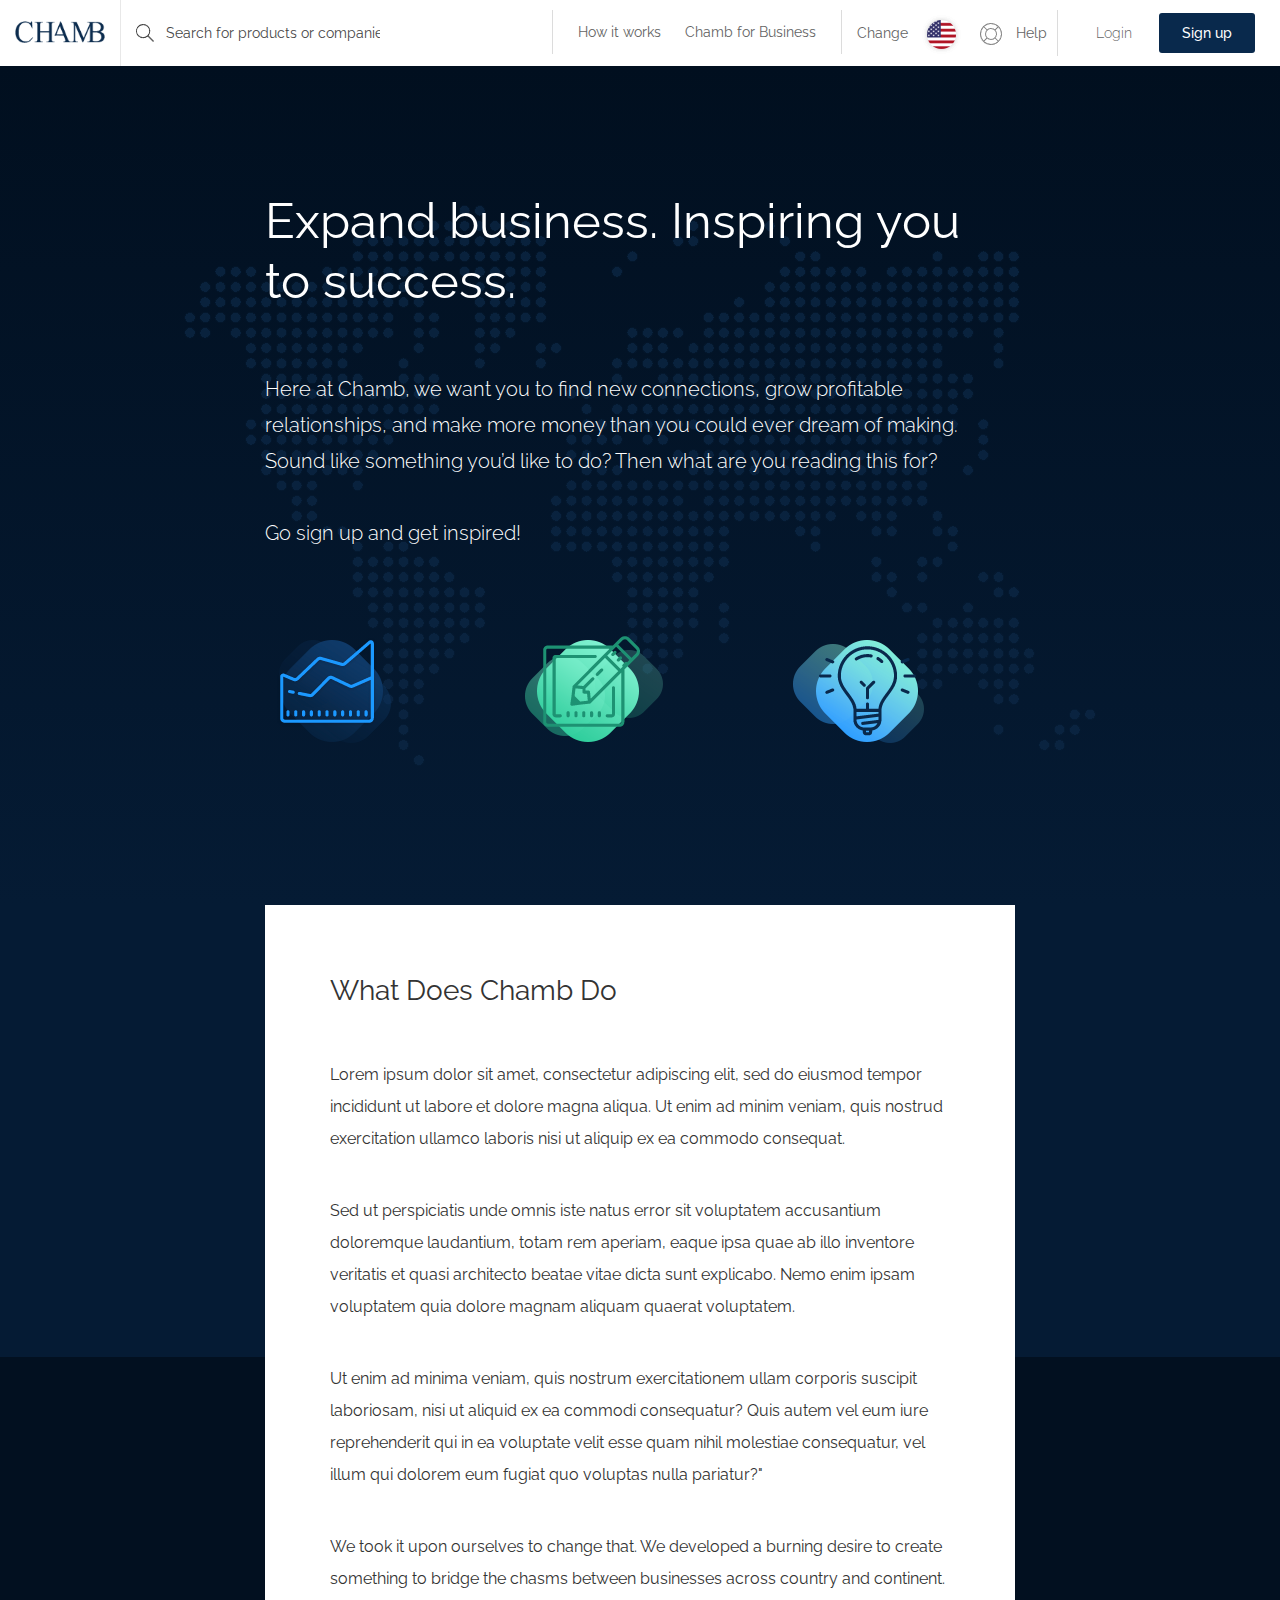
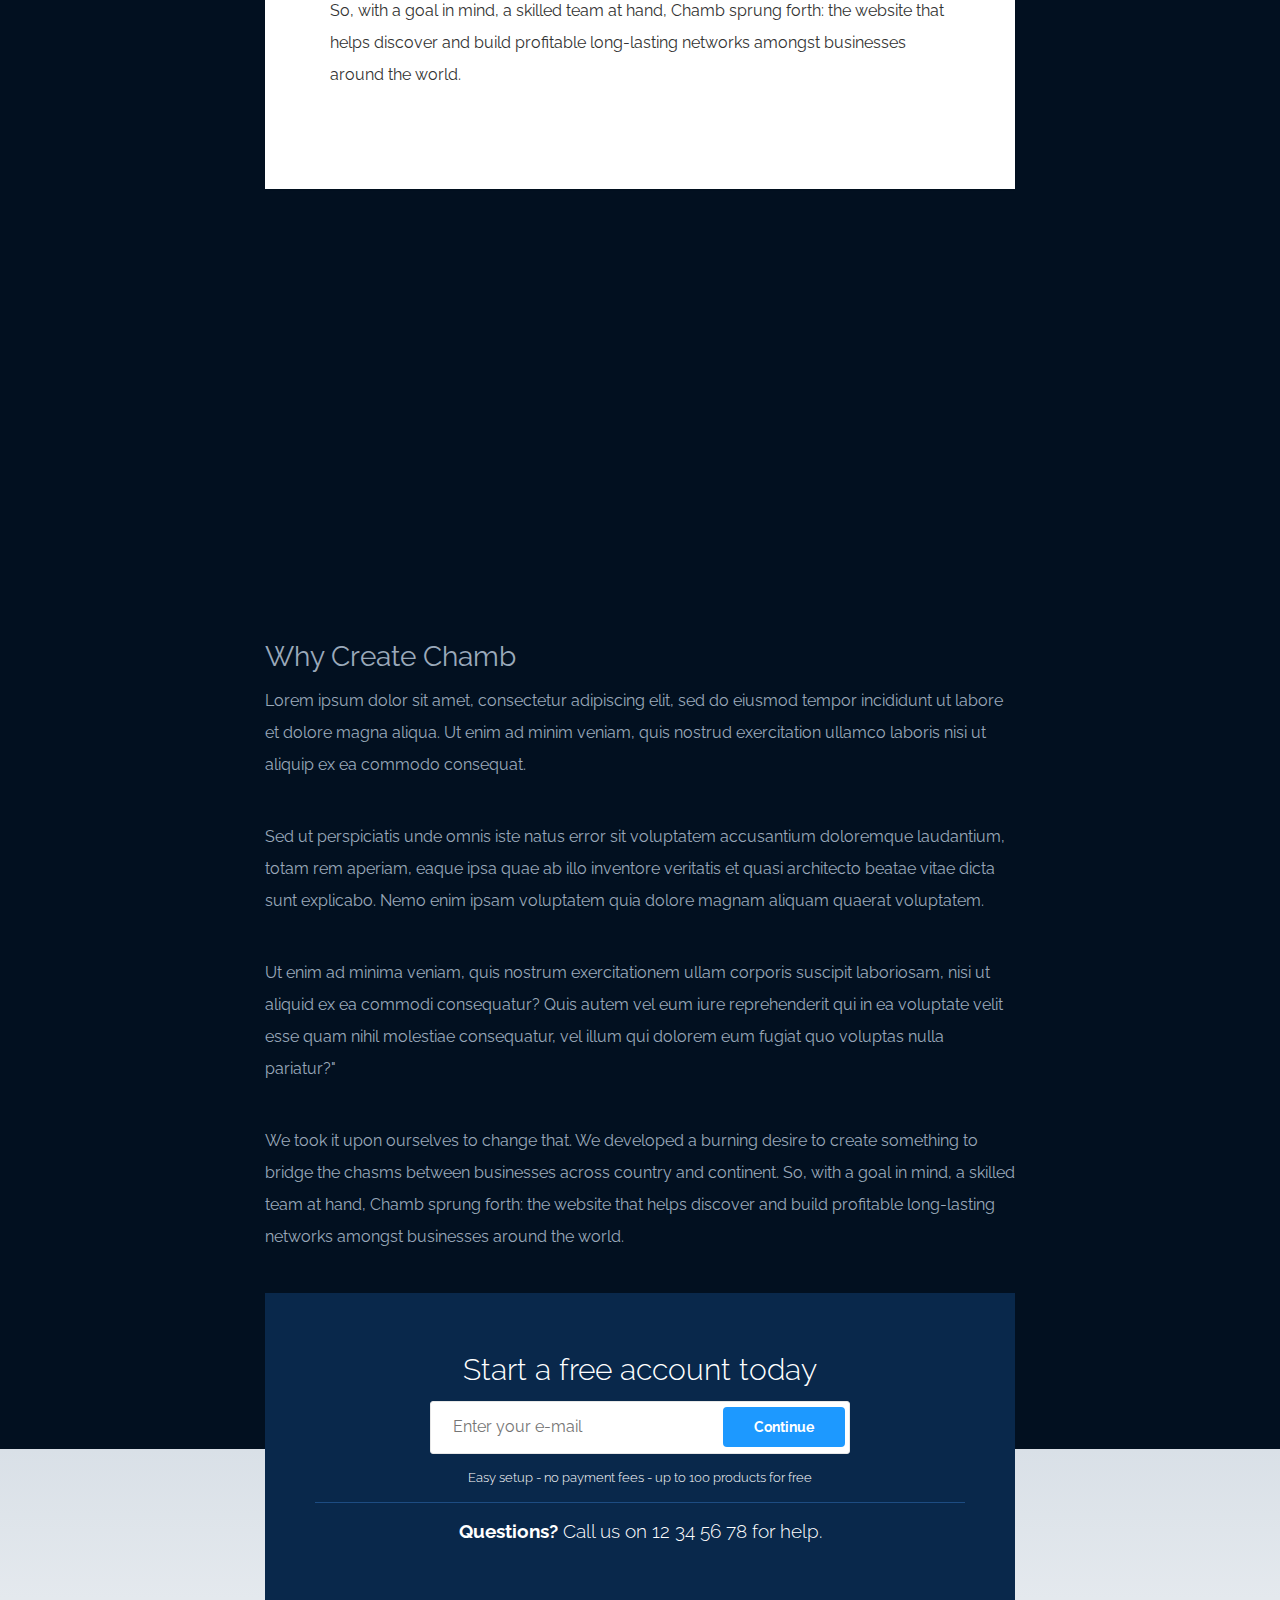
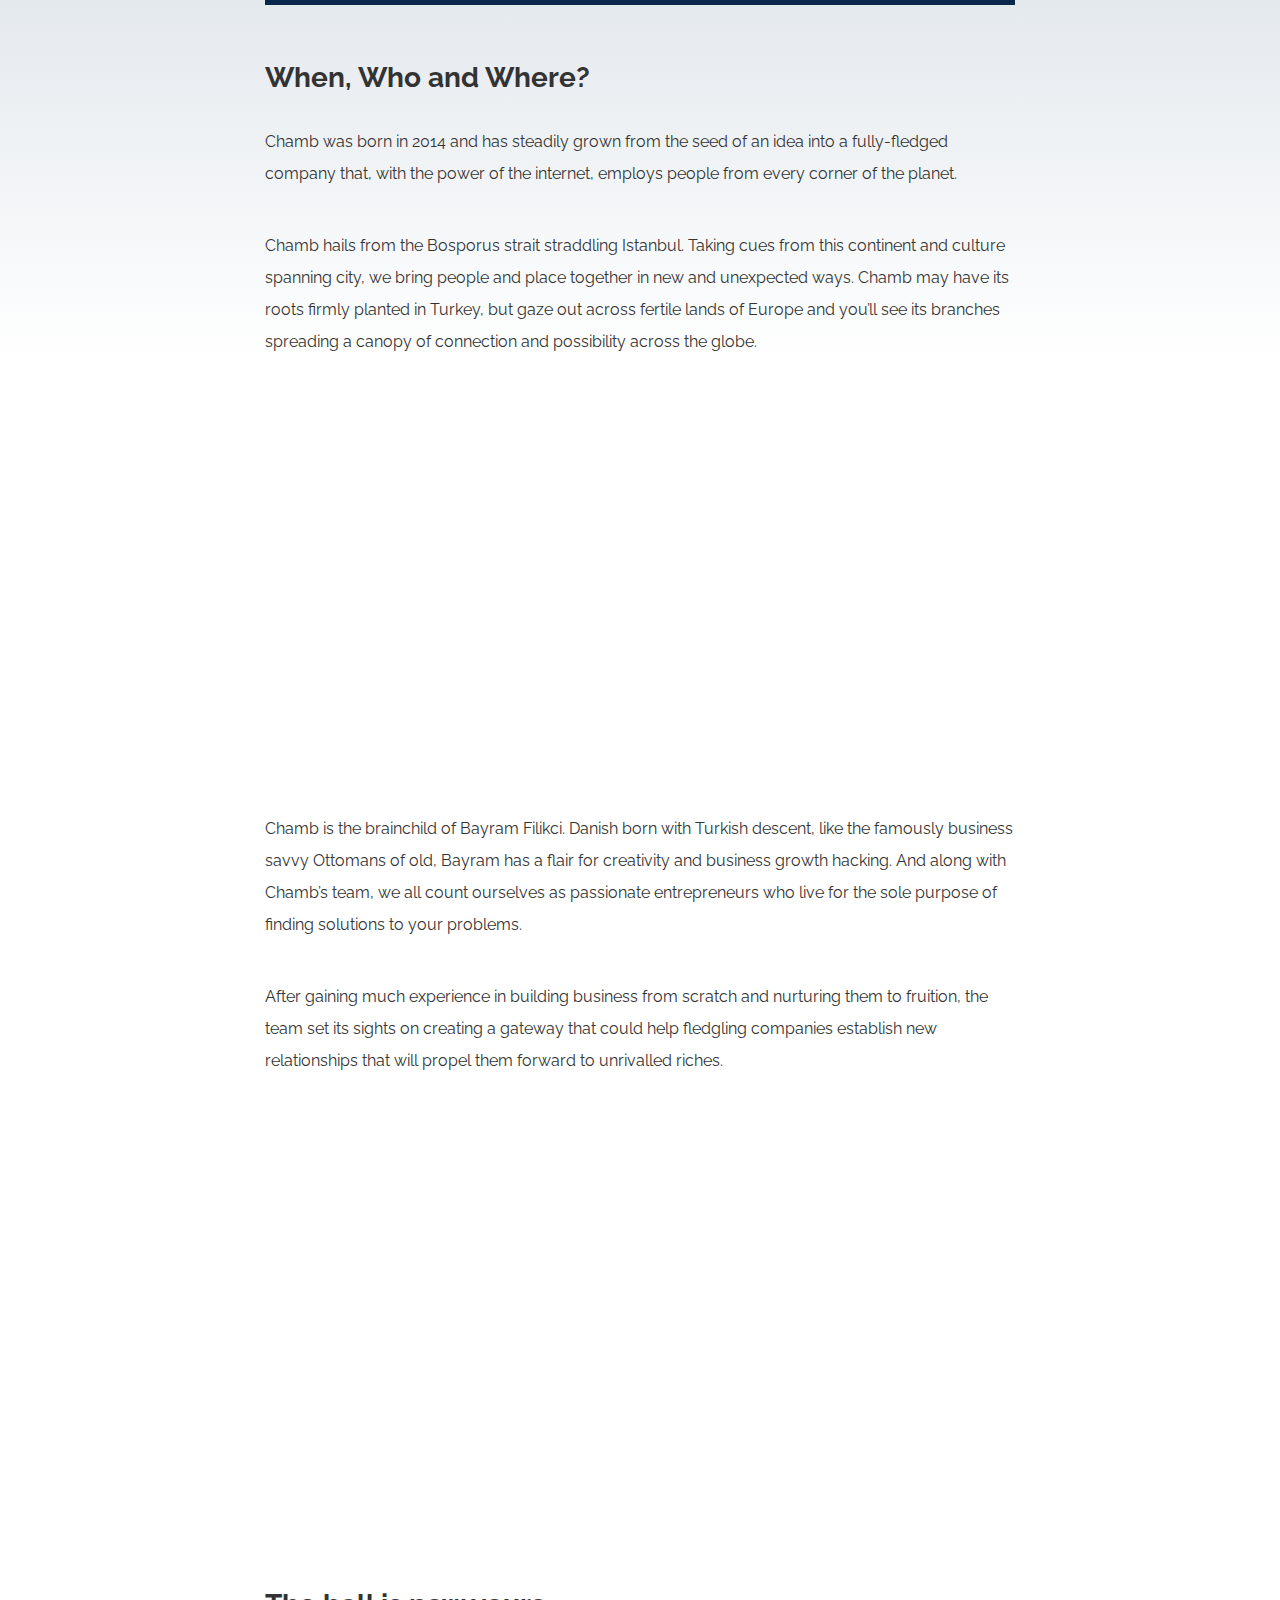
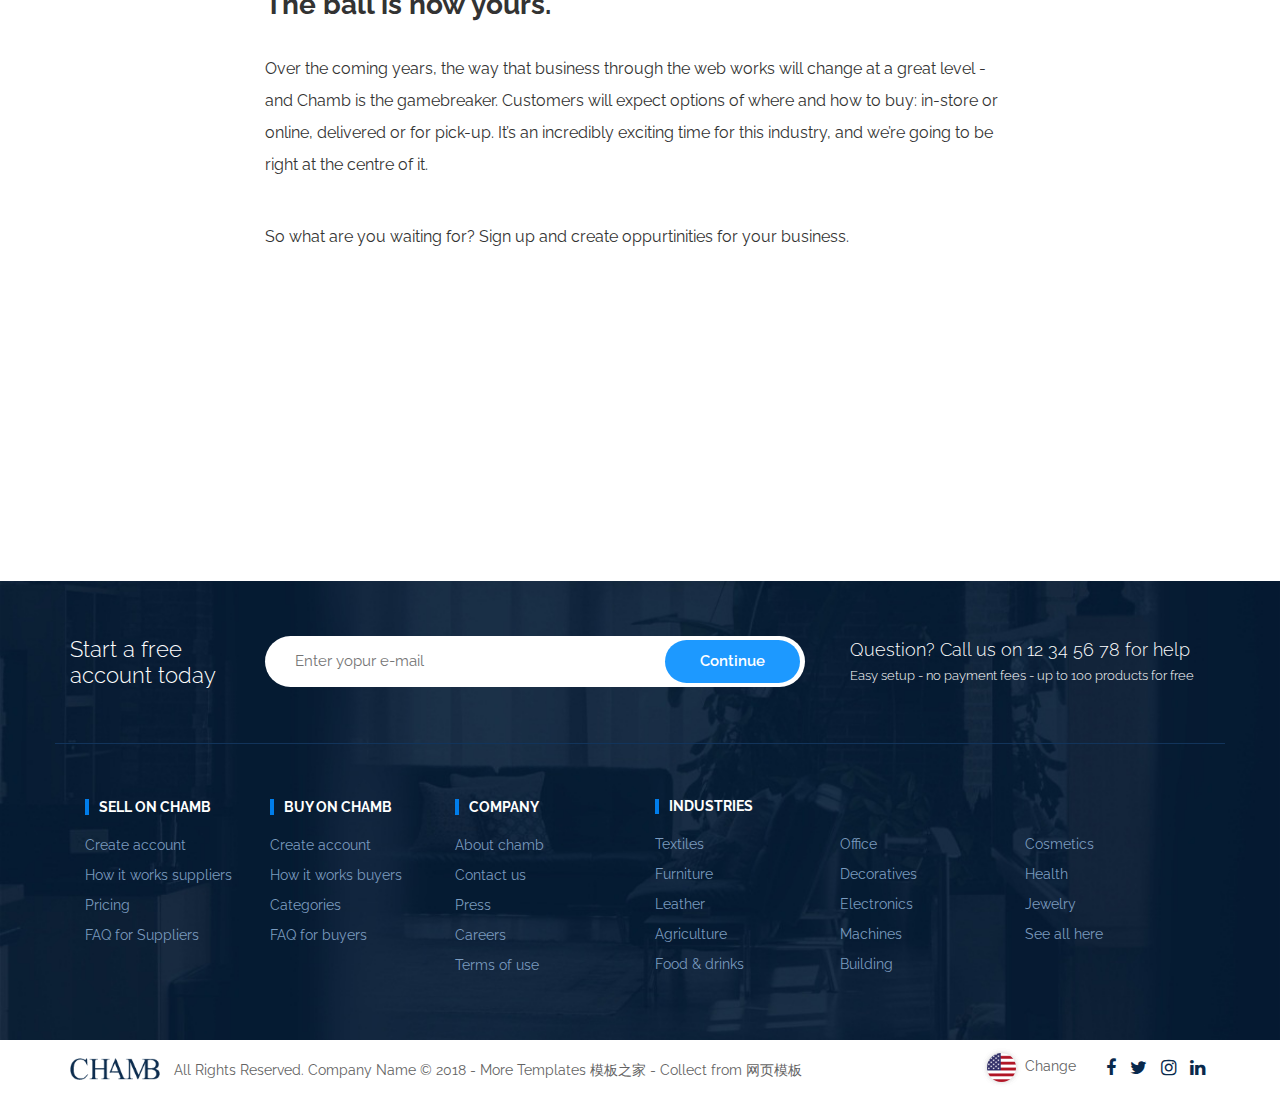
<file: spring-boot-starter/src/main/resources/Front/about-us.html>
<!DOCTYPE html>
<html lang="en">
   <head>
      <meta charset="UTF-8">
      <title>Chamb - Responsive E-commerce HTML5 Template</title>
      <meta http-equiv="X-UA-Compatible" content="IE=edge">
      <!--enable mobile device-->
      <meta name="viewport" content="width=device-width, initial-scale=1">
      <!--fontawesome css-->
      <link rel="stylesheet" href="css/font-awesome.min.css">
      <!--bootstrap css-->
      <link rel="stylesheet" href="css/bootstrap.min.css">
      <!--animate css-->
      <link rel="stylesheet" href="css/animate-wow.css">
      <!--main css-->
      <link rel="stylesheet" href="css/style.css">
      <link rel="stylesheet" href="css/bootstrap-select.min.css">
      <link rel="stylesheet" href="css/slick.min.css">
      <!--responsive css-->
      <link rel="stylesheet" href="css/responsive.css">
   </head>
   <body>
      <header id="header" class="top-head">
         <!-- Static navbar -->
         <nav class="navbar navbar-default">
            <div class="container-fluid">
               <div class="row">
                  <div class="col-md-4 col-sm-12 left-rs">
                     <div class="navbar-header">
                        <button type="button" id="top-menu" class="navbar-toggle collapsed" data-toggle="collapse" data-target="#navbar" aria-expanded="false"> 
                        <span class="sr-only">Toggle navigation</span> 
                        <span class="icon-bar"></span> 
                        <span class="icon-bar"></span> 
                        <span class="icon-bar"></span> 
                        </button>
                        <a href="index.html" class="navbar-brand"><img src="images/logo.png" alt="" /></a>
                     </div>
                     <form class="navbar-form navbar-left web-sh">
                        <div class="form">
                           <input type="text" class="form-control" placeholder="Search for products or companies">
                        </div>
                     </form>
                  </div>
                  <div class="col-md-8 col-sm-12">
                     <div class="right-nav">
                        <div class="login-sr">
                           <div class="login-signup">
                              <ul>
                                 <li><a href="#">Login</a></li>
                                 <li><a class="custom-b" href="#">Sign up</a></li>
                              </ul>
                           </div>
                        </div>
                        <div class="help-r hidden-xs">
                           <div class="help-box">
                              <ul>
                                 <li> <a data-toggle="modal" data-target="#myModal" href="#"> <span>Change</span> <img src="images/flag.png" alt="" /> </a> </li>
                                 <li> <a href="#"><img class="h-i" src="images/help-icon.png" alt="" /> Help </a> </li>
                              </ul>
                           </div>
                        </div>
                        <div class="nav-b hidden-xs">
                           <div class="nav-box">
                              <ul>
                                 <li><a href="howitworks.html">How it works</a></li>
                                 <li><a href="about-us.html">Chamb for Business</a></li>
                              </ul>
                           </div>
                        </div>
                     </div>
                  </div>
               </div>
            </div>
            <!--/.container-fluid --> 
         </nav>
      </header>
      <!-- Modal -->
      <div class="modal fade lug" id="myModal" role="dialog">
         <div class="modal-dialog">
            <!-- Modal content-->
            <div class="modal-content">
               <div class="modal-header">
                  <button type="button" class="close" data-dismiss="modal">&times;</button>
                  <h4 class="modal-title">Change</h4>
               </div>
               <div class="modal-body">
                  <ul>
                     <li><a href="#"><img src="images/flag-up-1.png" alt="" /> United States</a></li>
                     <li><a href="#"><img src="images/flag-up-2.png" alt="" /> France </a></li>
                  </ul>
               </div>
            </div>
         </div>
      </div>
      <div id="sidebar" class="top-nav">
         <ul id="sidebar-nav" class="sidebar-nav">
            <li><a href="#">Help</a></li>
            <li><a href="#">How it works</a></li>
            <li><a href="#">Chamb for Business</a></li>
         </ul>
      </div>
      <div class="main-template-about">
         <div class="section-gradient">
            <div class="map"></div>
            <div class="container">
               <div class="row">
                  <div class="col-lg-8 col-lg-offset-2">
                     <div class="wow fadeIn" data-wow-delay="0.0s">
                        <h1>Expand business.
                           Inspiring you to success.
                        </h1>
                        <p class="lead">Here at Chamb, we want you to find new connections, grow profitable relationships, and make more money than you could ever dream of making. Sound like something you’d like to do? Then what are you reading this for?
                           <br>
                           <br>
                           Go sign up and get inspired!
                        </p>
                     </div>
                     <div class="about-icons row">
                        <div class="col-xs-4 wow fadeIn" data-wow-delay="0.0s"><img src="images/about-icon-1.png" alt=""/></div>
                        <div class="col-xs-4 wow fadeIn" data-wow-delay="0.2s"><img src="images/about-icon-2.png" alt=""/></div>
                        <div class="col-xs-4 wow fadeIn" data-wow-delay="0.4s"><img src="images/about-icon-3.png" alt=""/></div>
                     </div>
                  </div>
               </div>
            </div>
         </div>
         <div class="section do">
            <div class="blue-light"></div>
            <div class="container">
               <div class="row">
                  <div class="col-lg-8 col-lg-offset-2">
                     <div class="does-box">
                        <div class="panel-body">
                           <h2>What Does Chamb Do</h2>
                           <p>Lorem ipsum dolor sit amet, consectetur adipiscing elit, sed do eiusmod tempor incididunt ut labore et dolore magna aliqua. 
                              Ut enim ad minim veniam, quis nostrud exercitation ullamco laboris nisi ut aliquip ex ea commodo consequat.
                           </p>
                           <p>Sed ut perspiciatis unde omnis iste natus error sit voluptatem accusantium doloremque laudantium, totam rem aperiam, 
                              eaque ipsa quae ab illo inventore veritatis et quasi architecto beatae vitae dicta sunt explicabo. Nemo enim ipsam 
                              voluptatem quia dolore magnam aliquam quaerat voluptatem.
                           </p>
                           <p>Ut enim ad minima veniam, quis nostrum exercitationem ullam corporis suscipit laboriosam, nisi ut aliquid ex ea commodi 
                              consequatur? Quis autem vel eum iure reprehenderit qui in ea voluptate velit esse quam nihil molestiae consequatur, vel 
                              illum qui dolorem eum fugiat quo voluptas nulla pariatur?"
                           </p>
                           <p>We took it upon ourselves to change that. We developed a burning desire to create something to bridge the chasms between 
                              businesses across country and continent. So, with a goal in mind, a skilled team at hand, Chamb sprung forth: the website 
                              that helps discover and build profitable long-lasting networks amongst businesses around the world.
                           </p>
                        </div>
                        <img class="wow fadeIn" src="images/mac-about.png" alt="" />
                     </div>
                  </div>
               </div>
            </div>
         </div>
         <div class="seciton create">
            <div class="container">
               <div class="row">
                  <div class="col-lg-8 col-lg-offset-2">
                     <h2>Why Create Chamb</h2>
                     <p>Lorem ipsum dolor sit amet, consectetur adipiscing elit, sed do eiusmod tempor incididunt ut labore et dolore magna aliqua. 
                        Ut enim ad minim veniam, quis nostrud exercitation ullamco laboris nisi ut aliquip ex ea commodo consequat.
                     </p>
                     <p>Sed ut perspiciatis unde omnis iste natus error sit voluptatem accusantium doloremque laudantium, totam rem aperiam, 
                        eaque ipsa quae ab illo inventore veritatis et quasi architecto beatae vitae dicta sunt explicabo. Nemo enim ipsam 
                        voluptatem quia dolore magnam aliquam quaerat voluptatem.
                     </p>
                     <p>Ut enim ad minima veniam, quis nostrum exercitationem ullam corporis suscipit laboriosam, nisi ut aliquid ex ea commodi 
                        consequatur? Quis autem vel eum iure reprehenderit qui in ea voluptate velit esse quam nihil molestiae consequatur, vel 
                        illum qui dolorem eum fugiat quo voluptas nulla pariatur?"
                     </p>
                     <p>We took it upon ourselves to change that. We developed a burning desire to create something to bridge the chasms between 
                        businesses across country and continent. So, with a goal in mind, a skilled team at hand, Chamb sprung forth: the website 
                        that helps discover and build profitable long-lasting networks amongst businesses around the world.
                     </p>
                  </div>
               </div>
            </div>
         </div>
         <div class="section account-box">
            <div class="blue-dark"></div>
            <div class="light-blue-grad"></div>
            <div class="container">
               <div class="row">
                  <div class="col-lg-8 col-lg-offset-2">
                     <div class="blue-form">
                        <h2>Start a free account today</h2>
                        <form class="form-inline">
                           <input type="email" placeholder="Enter your e-mail" />
                           <button type="submit" class="btn btn-primary">Continue</button>
                        </form>
                        <p>Easy setup - no payment fees - up to 100 products for free</p>
                        <div class="blue-form_question"><strong>Questions?</strong> Call us on 12 34 56 78 for help.</div>
                     </div>
                  </div>
               </div>
            </div>
         </div>
         <div class="section-white">
            <div class="container">
               <div class="row">
                  <div class="col-lg-8 col-lg-offset-2">
                     <h2>When, Who and Where?</h2>
                     <p>Chamb was born in 2014 and has steadily grown from the seed of an idea into a fully-fledged company that, with the power of the internet, employs people from every corner of the planet.</p>
                     <p>Chamb hails from the Bosporus strait straddling Istanbul. Taking cues from this continent and culture spanning city, we bring people and place together in new and unexpected ways. Chamb may have its roots firmly planted in Turkey, but gaze out across fertile lands of Europe and you’ll see its branches spreading a canopy of connection and possibility across the globe.</p>
                  </div>
                  <div class="col-lg-8 col-lg-offset-2 wow fadeIn" style="margin-bottom:15px;" data-wow-delay="0.2s">
                     <img class="img-responsive" src="images/lag-60.jpg" alt="" />
                  </div>
                  <div class="col-lg-8 col-lg-offset-2">
                     <p>Chamb is the brainchild of Bayram Filikci. Danish born with Turkish descent, like the famously business savvy Ottomans of old, Bayram has a flair for creativity and business growth hacking. And along with Chamb’s team, we all count ourselves as passionate entrepreneurs who live for the sole purpose of finding solutions to your problems.</p>
                     <p>After gaining much experience in building business from scratch and nurturing them to fruition, the team set its sights on creating a gateway that could help fledgling companies establish new relationships that will propel them forward to unrivalled riches.</p>
                  </div>
                  <div class="col-lg-8 col-lg-offset-2 wow fadeIn" style="margin-bottom:15px;" data-wow-delay="0.2s">
                     <img src="images/lag-61.jpg" alt="" />
                  </div>
                  <div class="col-lg-8 col-lg-offset-2">
                     <h2>The ball is now yours.</h2>
                     <p>Over the coming years, the way that business through the web works will change at a great level - and Chamb is the gamebreaker. Customers will expect options of where and how to buy: in-store or online, delivered or for pick-up. It’s an incredibly exciting time for this industry, and we’re going to be right at the centre of it.</p>
                     <p>So what are you waiting for? Sign up and create oppurtinities for your business.</p>
                  </div>
                  <div class="col-lg-8 col-lg-offset-2">
                     <div class="row">
                        <div class="col-sm-6 wow fadeIn" data-wow-delay="0.2s">
                           <div class="rectange">
                              <h3 class="rectange_title">Career opportunities</h3>
                              <p class="rectange_text">We’re growing, and we’re looking for talented people who can make commerce better.</p>
                              <a href="" class="rectange_link">See open positions</a>
                           </div>
                        </div>
                        <div class="col-sm-6 wow fadeIn" data-wow-delay="0.4s">
                           <div class="rectange">
                              <h3 class="rectange_title">Contact us</h3>
                              <p class="rectange_text">Have questions or any requests for us? Contact our team and we will get back to you.</p>
                              <a href="" class="rectange_link">Contact Chamb</a>
                           </div>
                        </div>
                     </div>
                  </div>
               </div>
            </div>
         </div>
      </div>
      <footer>
         <div class="main-footer">
            <div class="container">
               <div class="row">
                  <div class="footer-top clearfix">
                     <div class="col-md-2 col-sm-6">
                        <h2>Start a free
                           account today
                        </h2>
                     </div>
                     <div class="col-md-6 col-sm-6">
                        <div class="form-box">
                           <input type="text" placeholder="Enter yopur e-mail" />
                           <button>Continue</button>
                        </div>
                     </div>
                     <div class="col-md-4 col-sm-12">
                        <div class="help-box-f">
                           <h4>Question? Call us on 12 34 56 78 for help</h4>
                           <p>Easy setup - no payment fees - up to 100 products for free</p>
                        </div>
                     </div>
                  </div>
                  <div class="footer-link-box clearfix">
                     <div class="col-md-6 col-sm-6">
                        <div class="left-f-box">
                           <div class="col-sm-4">
                              <h2>SELL ON chamb</h2>
                              <ul>
                                 <li><a href="#">Create account</a></li>
                                 <li><a href="howitworks.html">How it works suppliers</a></li>
                                 <li><a href="signupsuccess.html">Pricing</a></li>
                                 <li><a href="#">FAQ for Suppliers</a></li>
                              </ul>
                           </div>
                           <div class="col-sm-4">
                              <h2>BUY ON chamb</h2>
                              <ul>
                                 <li><a href="#">Create account</a></li>
                                 <li><a href="#">How it works buyers</a></li>
                                 <li><a href="#">Categories</a></li>
                                 <li><a href="#">FAQ for buyers</a></li>
                              </ul>
                           </div>
                           <div class="col-sm-4">
                              <h2>COMPANY</h2>
                              <ul>
                                 <li><a href="about-us.html">About chamb</a></li>
                                 <li><a href="#">Contact us</a></li>
                                 <li><a href="#">Press</a></li>
                                 <li><a href="#">Careers</a></li>
                                 <li><a href="#">Terms of use</a></li>
                              </ul>
                           </div>
                        </div>
                     </div>
                     <div class="col-md-6 col-sm-6">
                        <div class="right-f-box">
                           <h2>INDUSTRIES</h2>
                           <ul class="col-sm-4">
                              <li><a href="#">Textiles</a></li>
                              <li><a href="#">Furniture</a></li>
                              <li><a href="#">Leather</a></li>
                              <li><a href="#">Agriculture</a></li>
                              <li><a href="#">Food & drinks</a></li>
                           </ul>
                           <ul class="col-sm-4">
                              <li><a href="#">Office</a></li>
                              <li><a href="#">Decoratives</a></li>
                              <li><a href="#">Electronics</a></li>
                              <li><a href="#">Machines</a></li>
                              <li><a href="#">Building</a></li>
                           </ul>
                           <ul class="col-sm-4">
                              <li><a href="#">Cosmetics</a></li>
                              <li><a href="#">Health</a></li>
                              <li><a href="#">Jewelry</a></li>
                              <li><a href="#">See all here</a></li>
                           </ul>
                        </div>
                     </div>
                  </div>
               </div>
            </div>
         </div>
         <div class="copyright">
            <div class="container">
               <div class="row">
                  <div class="col-md-8">
                     <p><img width="90" src="images/logo.png" alt="#" style="margin-top: -5px;" /> All Rights Reserved. Company Name © 2018 - More Templates <a href="http://www.cssmoban.com/" target="_blank" title="模板之家">模板之家</a> - Collect from <a href="http://www.cssmoban.com/" title="网页模板" target="_blank">网页模板</a></p>
                  </div>
                  <div class="col-md-4">
                     <ul class="list-inline socials">
                        <li>
                           <a href="">
                           <i class="fa fa-facebook" aria-hidden="true"></i>
                           </a>
                        </li>
                        <li>
                           <a href="">
                           <i class="fa fa-twitter" aria-hidden="true"></i>
                           </a>
                        </li>
                        <li>
                           <a href="">
                           <i class="fa fa-instagram" aria-hidden="true"></i>
                           </a>
                        </li>
                        <li>
                           <a href="#">
                           <i class="fa fa-linkedin" aria-hidden="true"></i>
                           </a>
                        </li>
                     </ul>
                     <ul class="right-flag">
                        <li><a href="#"><img src="images/flag.png" alt="" /> <span>Change</span></a></li>
                     </ul>
                  </div>
               </div>
            </div>
         </div>
      </footer>
      <!--main js--> 
      <script src="js/jquery-1.12.4.min.js"></script> 
      <!--bootstrap js--> 
      <script src="js/bootstrap.min.js"></script> 
      <script src="js/bootstrap-select.min.js"></script>
      <script src="js/slick.min.js"></script> 
      <script src="js/wow.min.js"></script>
      <!--custom js--> 
      <script src="js/custom.js"></script>
   </body>
</html>
</file>
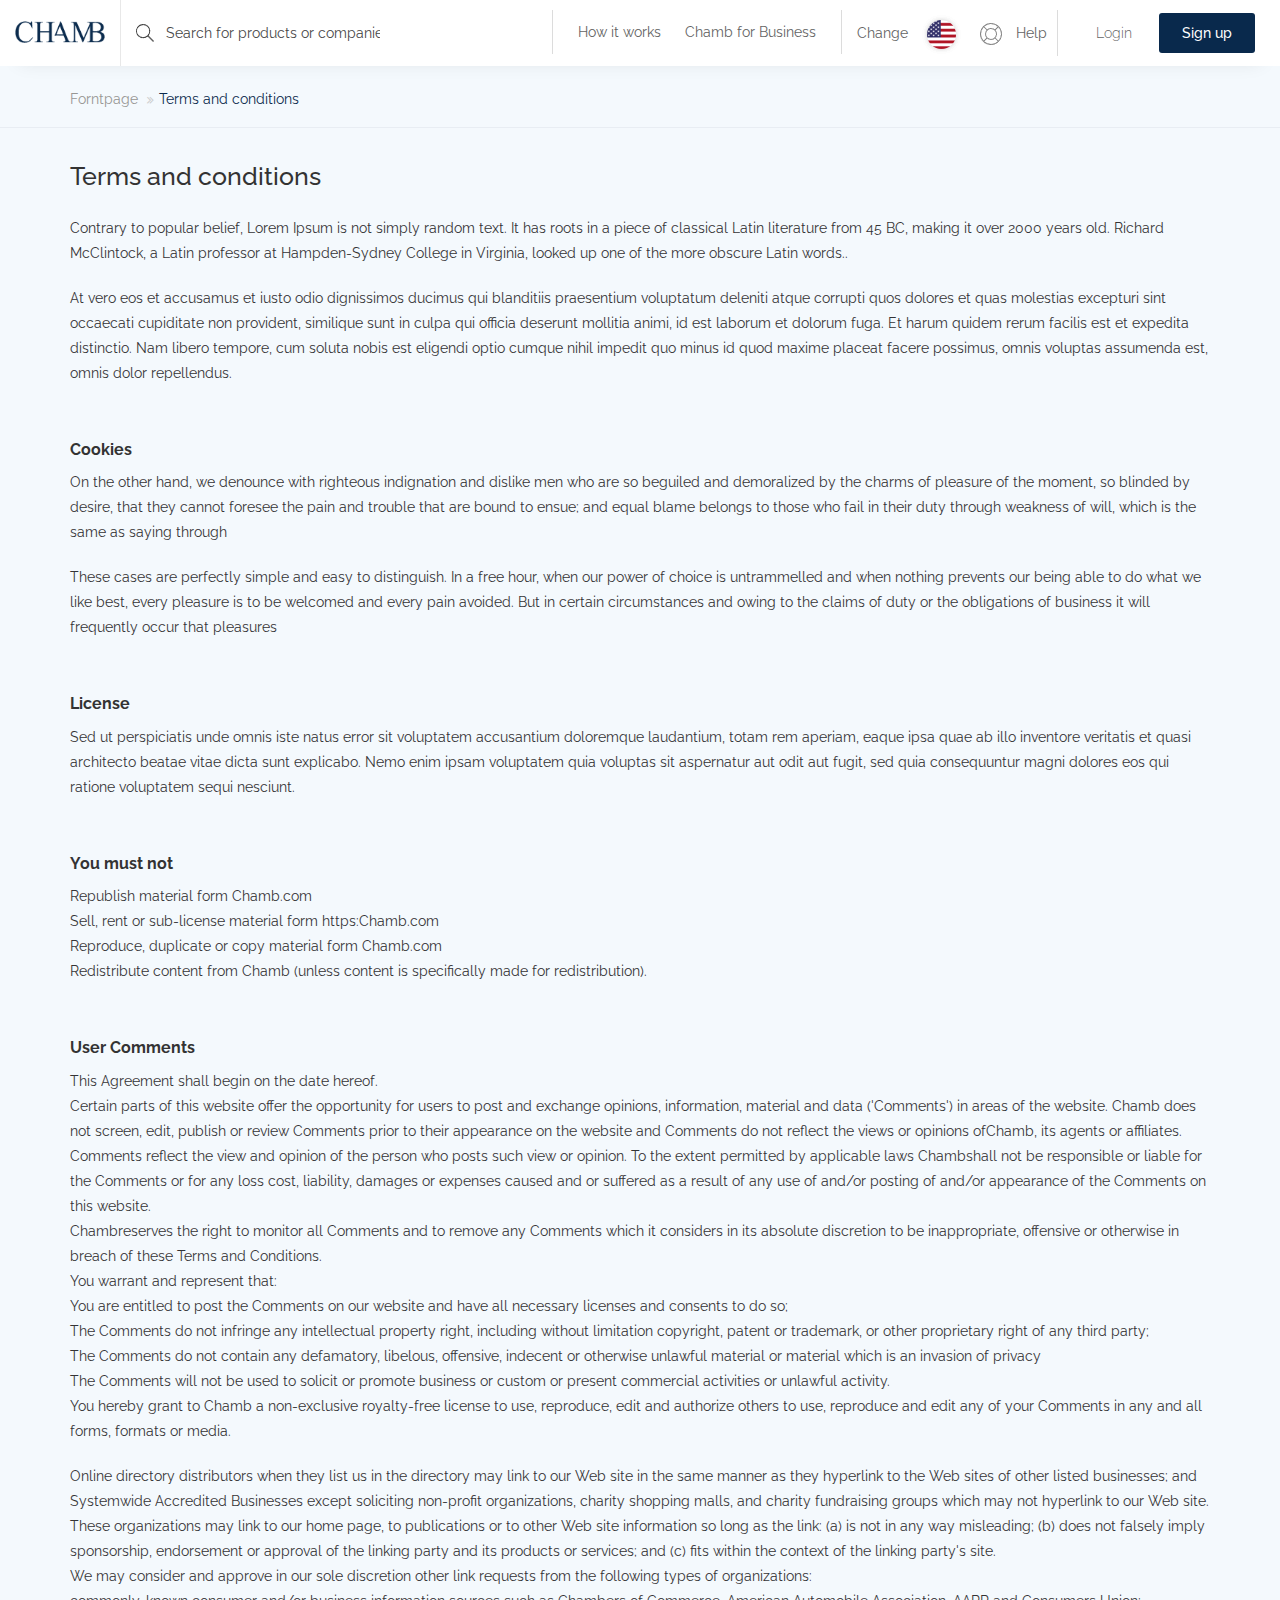
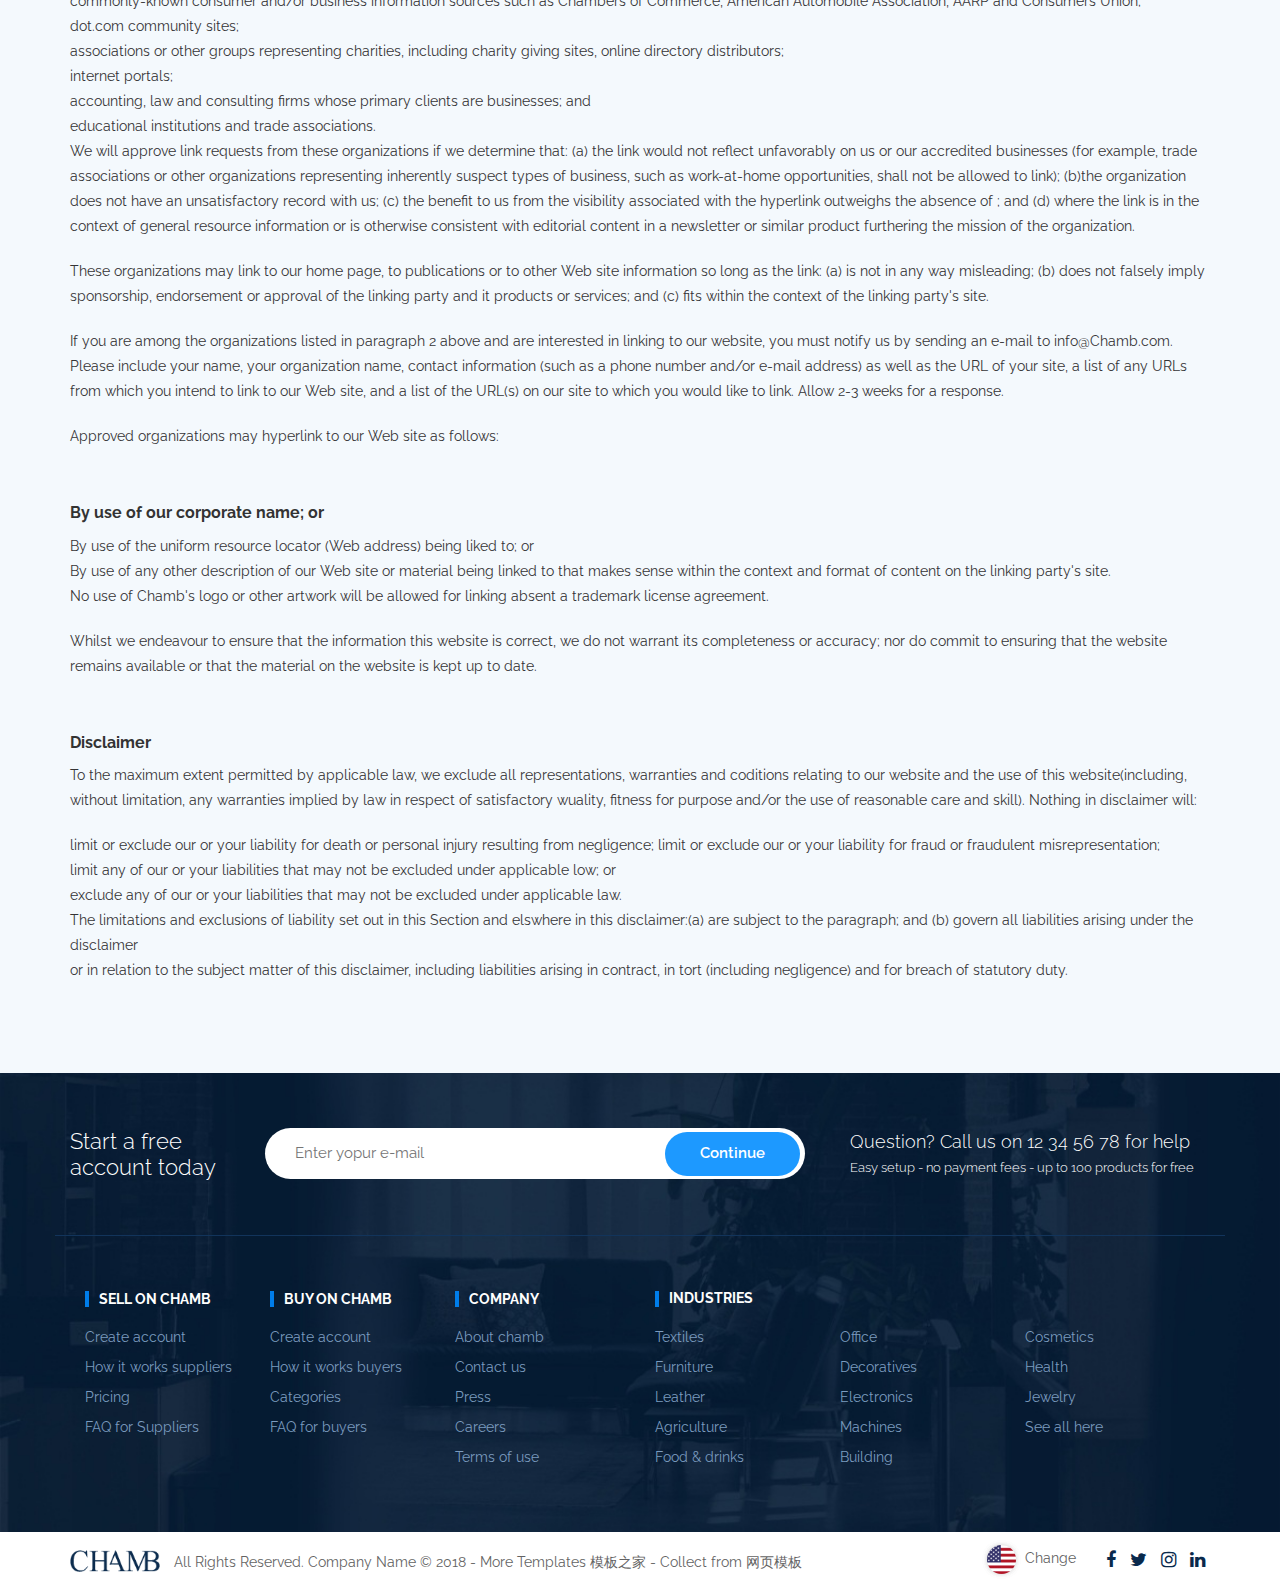
<file: spring-boot-starter/src/main/resources/Front/cms.html>
<!DOCTYPE html>
<html lang="en">
   <head>
      <meta charset="UTF-8">
      <title>Chamb - Responsive E-commerce HTML5 Template</title>
      <meta http-equiv="X-UA-Compatible" content="IE=edge">
      <!--enable mobile device-->
      <meta name="viewport" content="width=device-width, initial-scale=1">
      <!--fontawesome css-->
      <link rel="stylesheet" href="css/font-awesome.min.css">
      <!--bootstrap css-->
      <link rel="stylesheet" href="css/bootstrap.min.css">
      <!--animate css-->
      <link rel="stylesheet" href="css/animate-wow.css">
      <!--main css-->
      <link rel="stylesheet" href="css/style.css">
      <link rel="stylesheet" href="css/bootstrap-select.min.css">
      <link rel="stylesheet" href="css/slick.min.css">
      <!--responsive css-->
      <link rel="stylesheet" href="css/responsive.css">
   </head>
   <body>
      <header id="header" class="top-head">
         <!-- Static navbar -->
         <nav class="navbar navbar-default">
            <div class="container-fluid">
               <div class="row">
                  <div class="col-md-4 col-sm-12 left-rs">
                     <div class="navbar-header">
                        <button type="button" id="top-menu" class="navbar-toggle collapsed" data-toggle="collapse" data-target="#navbar" aria-expanded="false"> 
                        <span class="sr-only">Toggle navigation</span> 
                        <span class="icon-bar"></span> 
                        <span class="icon-bar"></span> 
                        <span class="icon-bar"></span> 
                        </button>
                        <a href="index.html" class="navbar-brand"><img src="images/logo.png" alt="" /></a>
                     </div>
                     <form class="navbar-form navbar-left web-sh">
                        <div class="form">
                           <input type="text" class="form-control" placeholder="Search for products or companies">
                        </div>
                     </form>
                  </div>
                  <div class="col-md-8 col-sm-12">
                     <div class="right-nav">
                        <div class="login-sr">
                           <div class="login-signup">
                              <ul>
                                 <li><a href="#">Login</a></li>
                                 <li><a class="custom-b" href="#">Sign up</a></li>
                              </ul>
                           </div>
                        </div>
                        <div class="help-r hidden-xs">
                           <div class="help-box">
                              <ul>
                                 <li> <a data-toggle="modal" data-target="#myModal" href="#"> <span>Change</span> <img src="images/flag.png" alt="" /> </a> </li>
                                 <li> <a href="#"><img class="h-i" src="images/help-icon.png" alt="" /> Help </a> </li>
                              </ul>
                           </div>
                        </div>
                        <div class="nav-b hidden-xs">
                           <div class="nav-box">
                              <ul>
                                 <li><a href="howitworks.html">How it works</a></li>
                                 <li><a href="about-us.html">Chamb for Business</a></li>
                              </ul>
                           </div>
                        </div>
                     </div>
                  </div>
               </div>
            </div>
            <!--/.container-fluid --> 
         </nav>
      </header>
      <!-- Modal -->
      <div class="modal fade lug" id="myModal" role="dialog">
         <div class="modal-dialog">
            <!-- Modal content-->
            <div class="modal-content">
               <div class="modal-header">
                  <button type="button" class="close" data-dismiss="modal">&times;</button>
                  <h4 class="modal-title">Change</h4>
               </div>
               <div class="modal-body">
                  <ul>
                     <li><a href="#"><img src="images/flag-up-1.png" alt="" /> United States</a></li>
                     <li><a href="#"><img src="images/flag-up-2.png" alt="" /> France </a></li>
                  </ul>
               </div>
            </div>
         </div>
      </div>
      <div id="sidebar" class="top-nav">
         <ul id="sidebar-nav" class="sidebar-nav">
            <li><a href="#">Help</a></li>
            <li><a href="#">How it works</a></li>
            <li><a href="#">Chamb for Business</a></li>
         </ul>
      </div>
      <div class="terms-conditions">
         <div class="terms-title">
            <div class="container">
               <div class="row">
                  <ol class="breadcrumb">
                     <li><a href="#">Forntpage </a></li>
                     <li class="active">Terms and conditions</li>
                  </ol>
               </div>
            </div>
         </div>
         <div class="container">
            <div class="row">
               <div class="col-md-12">
                  <div class="terms-box">
                     <h2>Terms and conditions</h2>
                     <p>Contrary to popular belief, Lorem Ipsum is not simply random text. It has roots in a piece of classical Latin literature from 45 BC, 
                        making it over 2000 years old. Richard McClintock, a Latin professor at Hampden-Sydney College in Virginia, looked up one of the more obscure Latin words..
                     </p>
                     <p>At vero eos et accusamus et iusto odio dignissimos ducimus qui blanditiis praesentium voluptatum deleniti atque corrupti quos dolores et quas molestias 
                        excepturi sint occaecati cupiditate non provident, similique sunt in culpa qui officia deserunt mollitia animi, id est laborum et dolorum fuga. Et harum
                        quidem rerum facilis est et expedita distinctio. Nam libero tempore, cum soluta nobis est eligendi optio cumque nihil impedit quo minus id quod maxime 
                        placeat facere possimus, omnis voluptas assumenda est, omnis dolor repellendus.
                     </p>
                  </div>
               </div>
               <div class="col-md-12">
                  <div class="terms-box">
                     <h3>Cookies</h3>
                     <p>On the other hand, we denounce with righteous indignation and dislike men who are so beguiled and demoralized by the charms of pleasure of the moment, 
                        so blinded by desire, that they cannot foresee the pain and trouble that are bound to ensue; and equal blame belongs to those who fail in their duty 
                        through weakness of will, which is the same as saying through
                     </p>
                     <p>These cases are perfectly simple and easy to distinguish. In a free hour, when our power of choice is untrammelled and when nothing prevents our being 
                        able to do what we like best, every pleasure is to be welcomed and every pain avoided. But in certain circumstances and owing to the claims of duty or 
                        the obligations of business it will frequently occur that pleasures
                     </p>
                  </div>
               </div>
               <div class="col-md-12">
                  <div class="terms-box">
                     <h3>License</h3>
                     <p>Sed ut perspiciatis unde omnis iste natus error sit voluptatem accusantium doloremque laudantium, totam rem aperiam, eaque ipsa quae ab illo inventore 
                        veritatis et quasi architecto beatae vitae dicta sunt explicabo. Nemo enim ipsam voluptatem quia voluptas sit aspernatur aut odit aut fugit, sed quia 
                        consequuntur magni dolores eos qui ratione voluptatem sequi nesciunt.
                     </p>
                  </div>
               </div>
               <div class="col-md-12">
                  <div class="terms-box">
                     <h3>You must not</h3>
                     <p>Republish material form Chamb.com<br>
                        Sell, rent or sub-license material form https:Chamb.com<br>
                        Reproduce, duplicate or copy material form Chamb.com<br>
                        Redistribute content from Chamb (unless content is specifically made for redistribution).
                     </p>
                  </div>
               </div>
               <div class="col-md-12">
                  <div class="terms-box">
                     <h3>User Comments</h3>
                     <p>This Agreement shall begin on the date hereof. <br>
                        Certain parts of this website offer the opportunity for users to post and exchange opinions, information, material and data ('Comments') in areas of the website. Chamb does not screen, edit, publish or review Comments prior to their appearance on the website and Comments do not reflect the views or opinions ofChamb, its agents or affiliates. Comments reflect the view and opinion of the person who posts such view or opinion. To the extent permitted by applicable laws Chambshall not be responsible or liable for the Comments or for any loss cost, liability, damages or expenses caused and or suffered as a result of any use of and/or posting of and/or appearance of the Comments on this website.<br>
                        Chambreserves the right to monitor all Comments and to remove any Comments which it considers in its absolute discretion to be inappropriate, offensive or otherwise in breach of these Terms and Conditions.<br>
                        You warrant and represent that: <br>
                        You are entitled to post the Comments on our website and have all necessary licenses and consents to do so; <br>
                        The Comments do not infringe any intellectual property right, including without limitation copyright, patent or trademark, or other proprietary right of any third party; <br>
                        The Comments do not contain any defamatory, libelous, offensive, indecent or otherwise unlawful material or material which is an invasion of privacy<br>
                        The Comments will not be used to solicit or promote business or custom or present commercial activities or unlawful activity. <br>
                        You hereby grant to Chamb a non-exclusive royalty-free license to use, reproduce, edit and authorize others to use, reproduce and edit any of your Comments in any and all forms, formats or media.
                     </p>
                     <p>Online directory distributors when they list us in the directory may link to our Web site in the same manner as they hyperlink to the Web sites of other listed businesses;
                        and <br>Systemwide Accredited Businesses except soliciting non-profit organizations, charity shopping malls, and charity fundraising groups which may not hyperlink to our Web site. <br> These organizations may link to our home page, to publications or to other Web site information so long as the link: (a) is not in any way misleading;
                        (b) does not falsely imply sponsorship, endorsement or approval of the linking party and its products or services; and (c) fits within the context of the linking party's site.<br> We may consider and approve in our sole discretion other link requests from the following types of organizations:<br> commonly-known consumer and/or business information sources such as Chambers of Commerce, American Automobile Association, AARP and Consumers Union;<br>
                        dot.com community sites;<br>
                        associations or other groups representing charities, including charity giving sites, online directory distributors;<br>
                        internet portals;<br>
                        accounting, law and consulting firms whose primary clients are businesses; and<br>
                        educational institutions and trade associations.<br> We will approve link requests from these organizations if we determine that: (a) the link would not reflect unfavorably on us or our accredited businesses (for example, trade associations or other organizations representing inherently suspect types of business, such as work-at-home opportunities, shall not be allowed to link); (b)the organization does not have an unsatisfactory record with us; (c) the benefit to us from the visibility associated with the hyperlink outweighs the absence of ; and (d) where the link is in the context of general resource information or is otherwise consistent with editorial content in a newsletter or similar product furthering the mission of the organization.
                     </p>
                     <p>These organizations may link to our home page, to publications or to other Web site information so long as the link: (a) is not in any way misleading; (b) does not falsely imply sponsorship, endorsement or approval of the linking party and it products or services; and (c) fits within the context of the linking party's site.</p>
                     <p>If you are among the organizations listed in paragraph 2 above and are interested in linking to our website, you must notify us by sending an e-mail to info@Chamb.com. Please include your name, your organization name, contact information (such as a phone number and/or e-mail address) as well as the URL of your site, a list of any URLs from which you intend to link to our Web site, and a list of the URL(s) on our site to which you would like to link. Allow 2-3 weeks for a response.</p>
                     <p>Approved organizations may hyperlink to our Web site as follows:</p>
                  </div>
               </div>
               <div class="col-md-12">
                  <div class="terms-box">
                     <h3>By use of our corporate name; or</h3>
                     <p>By use of the uniform resource locator (Web address) being liked to; or<br>
                        By use of any other description of our Web site or material being linked to that makes sense within the context and format of content on the linking party's site.<br>
                        No use of Chamb's logo or other artwork will be allowed for linking absent a trademark license agreement.
                     </p>
                     <p>Whilst we endeavour to ensure that the information this website is correct, we do not warrant its completeness or accuracy; nor do commit to ensuring that the website remains available or 
                        that the material on the website is kept up to date.
                     </p>
                  </div>
               </div>
               <div class="col-md-12">
                  <div class="terms-box">
                     <h3>Disclaimer</h3>
                     <p>To the maximum extent permitted by applicable law, we exclude all representations, warranties and coditions relating to our website and the use of this website(including, without limitation, any
                        warranties implied by law in respect of satisfactory wuality, fitness for purpose and/or the use of reasonable care and skill). Nothing in disclaimer will:
                     </p>
                     <p>limit or exclude our or your liability for death or personal injury resulting from negligence;
                        limit or exclude our or your liability for fraud or fraudulent misrepresentation;<br>
                        limit any  of our or your liabilities that may not be excluded under applicable low; or<br>
                        exclude any of our or your liabilities that may not be excluded under applicable law.<br>
                        The limitations and exclusions of liability set out in this Section and elswhere in this disclaimer:(a) are subject to the paragraph; and (b) govern all liabilities arising under the disclaimer<br>
                        or in relation to the subject matter of this disclaimer, including liabilities arising in contract, in tort (including negligence) and for breach of statutory duty.
                     </p>
                  </div>
               </div>
            </div>
         </div>
      </div>
      <footer>
         <div class="main-footer">
            <div class="container">
               <div class="row">
                  <div class="footer-top clearfix">
                     <div class="col-md-2 col-sm-6">
                        <h2>Start a free
                           account today
                        </h2>
                     </div>
                     <div class="col-md-6 col-sm-6">
                        <div class="form-box">
                           <input type="text" placeholder="Enter yopur e-mail" />
                           <button>Continue</button>
                        </div>
                     </div>
                     <div class="col-md-4 col-sm-12">
                        <div class="help-box-f">
                           <h4>Question? Call us on 12 34 56 78 for help</h4>
                           <p>Easy setup - no payment fees - up to 100 products for free</p>
                        </div>
                     </div>
                  </div>
                  <div class="footer-link-box clearfix">
                     <div class="col-md-6 col-sm-6">
                        <div class="left-f-box">
                           <div class="col-sm-4">
                              <h2>SELL ON chamb</h2>
                              <ul>
                                 <li><a href="#">Create account</a></li>
                                 <li><a href="howitworks.html">How it works suppliers</a></li>
                                 <li><a href="signupsuccess.html">Pricing</a></li>
                                 <li><a href="#">FAQ for Suppliers</a></li>
                              </ul>
                           </div>
                           <div class="col-sm-4">
                              <h2>BUY ON chamb</h2>
                              <ul>
                                 <li><a href="#">Create account</a></li>
                                 <li><a href="#">How it works buyers</a></li>
                                 <li><a href="#">Categories</a></li>
                                 <li><a href="#">FAQ for buyers</a></li>
                              </ul>
                           </div>
                           <div class="col-sm-4">
                              <h2>COMPANY</h2>
                              <ul>
                                 <li><a href="about-us.html">About chamb</a></li>
                                 <li><a href="#">Contact us</a></li>
                                 <li><a href="#">Press</a></li>
                                 <li><a href="#">Careers</a></li>
                                 <li><a href="#">Terms of use</a></li>
                              </ul>
                           </div>
                        </div>
                     </div>
                     <div class="col-md-6 col-sm-6">
                        <div class="right-f-box">
                           <h2>INDUSTRIES</h2>
                           <ul class="col-sm-4">
                              <li><a href="#">Textiles</a></li>
                              <li><a href="#">Furniture</a></li>
                              <li><a href="#">Leather</a></li>
                              <li><a href="#">Agriculture</a></li>
                              <li><a href="#">Food & drinks</a></li>
                           </ul>
                           <ul class="col-sm-4">
                              <li><a href="#">Office</a></li>
                              <li><a href="#">Decoratives</a></li>
                              <li><a href="#">Electronics</a></li>
                              <li><a href="#">Machines</a></li>
                              <li><a href="#">Building</a></li>
                           </ul>
                           <ul class="col-sm-4">
                              <li><a href="#">Cosmetics</a></li>
                              <li><a href="#">Health</a></li>
                              <li><a href="#">Jewelry</a></li>
                              <li><a href="#">See all here</a></li>
                           </ul>
                        </div>
                     </div>
                  </div>
               </div>
            </div>
         </div>
         <div class="copyright">
            <div class="container">
               <div class="row">
                  <div class="col-md-8">
                     <p><img width="90" src="images/logo.png" alt="#" style="margin-top: -5px;" /> All Rights Reserved. Company Name © 2018 - More Templates <a href="http://www.cssmoban.com/" target="_blank" title="模板之家">模板之家</a> - Collect from <a href="http://www.cssmoban.com/" title="网页模板" target="_blank">网页模板</a></p>
                  </div>
                  <div class="col-md-4">
                     <ul class="list-inline socials">
                        <li>
                           <a href="">
                           <i class="fa fa-facebook" aria-hidden="true"></i>
                           </a>
                        </li>
                        <li>
                           <a href="">
                           <i class="fa fa-twitter" aria-hidden="true"></i>
                           </a>
                        </li>
                        <li>
                           <a href="">
                           <i class="fa fa-instagram" aria-hidden="true"></i>
                           </a>
                        </li>
                        <li>
                           <a href="#">
                           <i class="fa fa-linkedin" aria-hidden="true"></i>
                           </a>
                        </li>
                     </ul>
                     <ul class="right-flag">
                        <li><a href="#"><img src="images/flag.png" alt="" /> <span>Change</span></a></li>
                     </ul>
                  </div>
               </div>
            </div>
         </div>
      </footer>
      <!--main js--> 
      <script src="js/jquery-1.12.4.min.js"></script> 
      <!--bootstrap js--> 
      <script src="js/bootstrap.min.js"></script> 
      <script src="js/bootstrap-select.min.js"></script>
      <script src="js/slick.min.js"></script> 
      <script src="js/wow.min.js"></script>
      <!--custom js--> 
      <script src="js/custom.js"></script>
   </body>
</html>
</file>
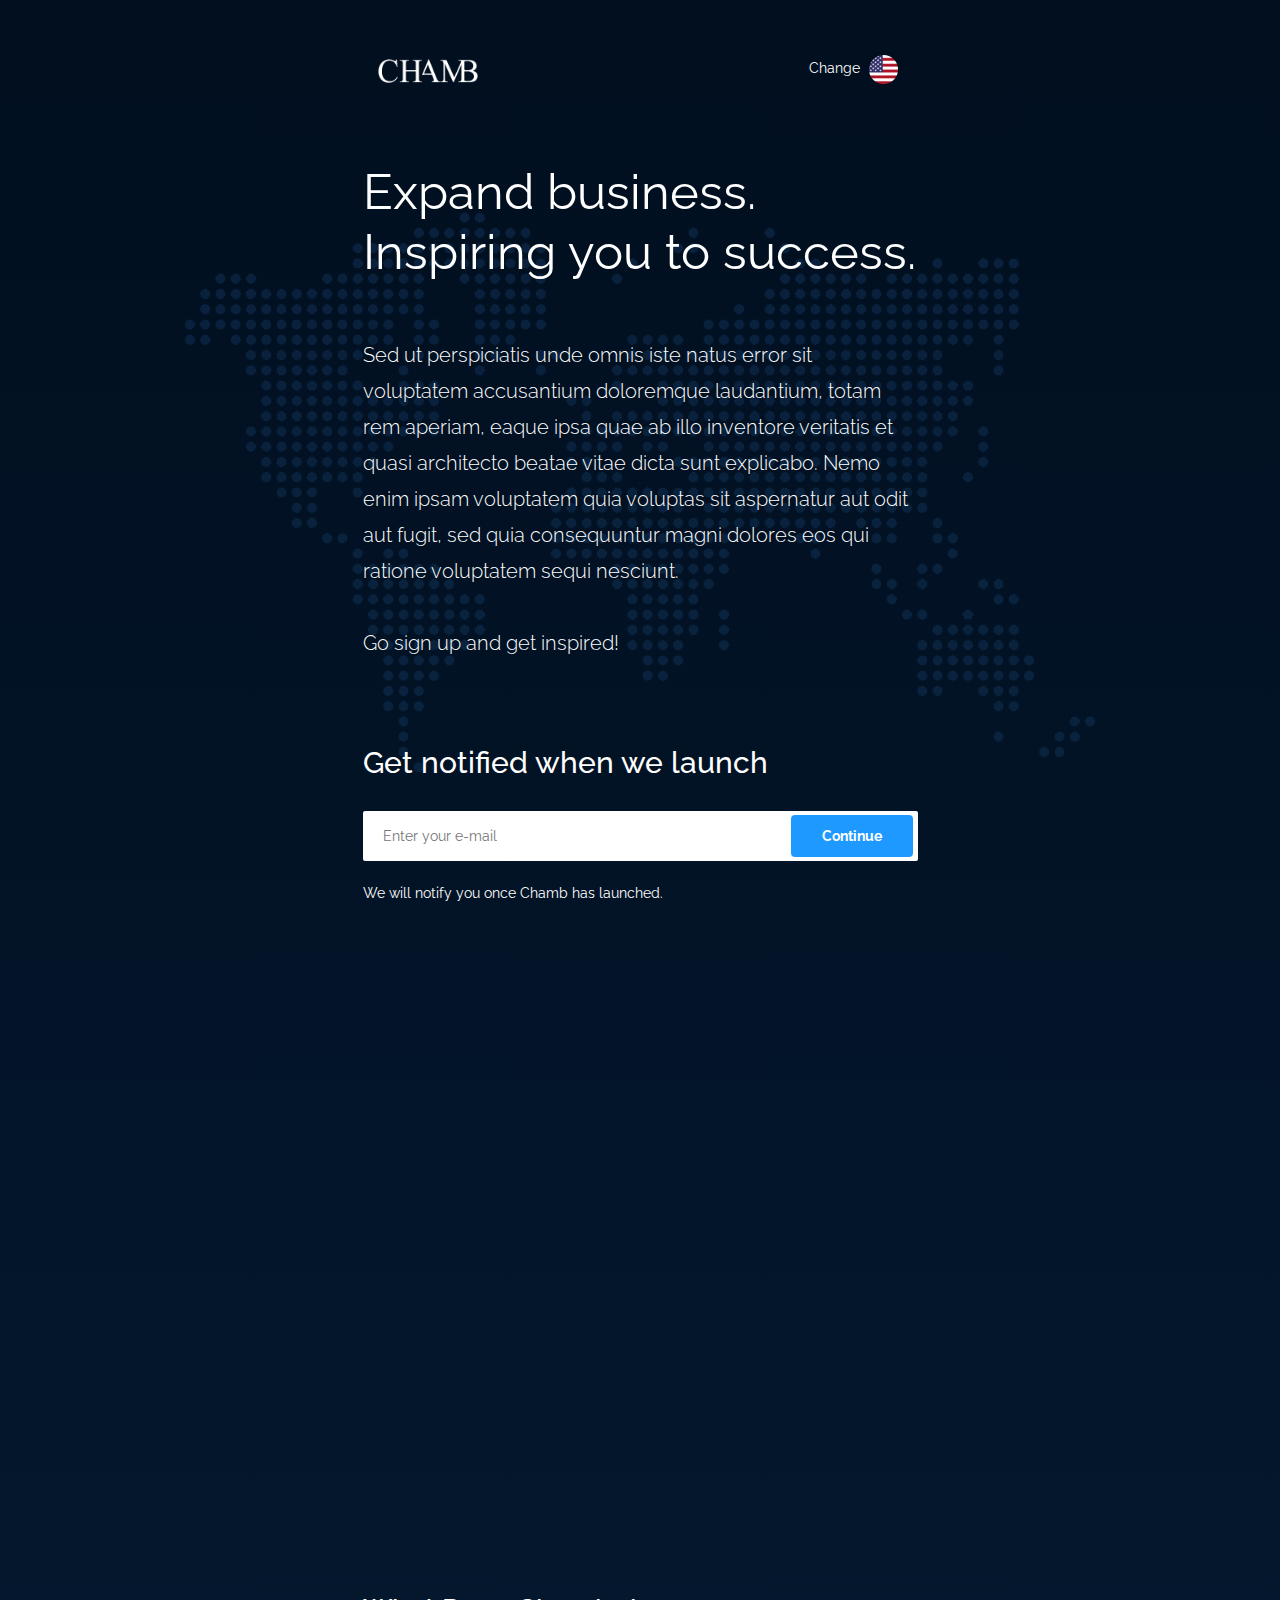
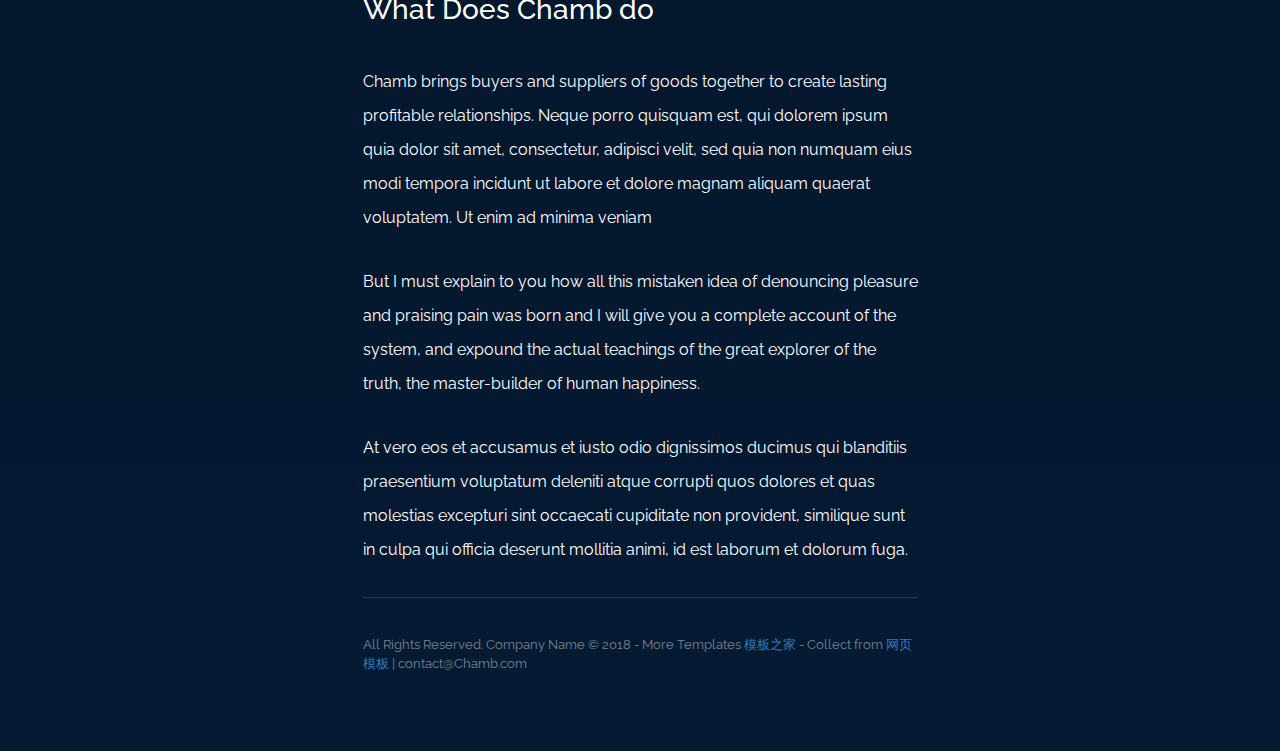
<file: spring-boot-starter/src/main/resources/Front/cooming-soon.html>
<!DOCTYPE html>
<html lang="en">
   <head>
      <meta charset="UTF-8">
      <title>Chamb - Responsive E-commerce HTML5 Template</title>
      <meta http-equiv="X-UA-Compatible" content="IE=edge">
      <!--enable mobile device-->
      <meta name="viewport" content="width=device-width, initial-scale=1">
      <!--fontawesome css-->
      <link rel="stylesheet" href="css/font-awesome.min.css">
      <!--bootstrap css-->
      <link rel="stylesheet" href="css/bootstrap.min.css">
      <!--animate css-->
      <link rel="stylesheet" href="css/animate-wow.css">
      <!--main css-->
      <link rel="stylesheet" href="css/style.css">
      <link rel="stylesheet" href="css/bootstrap-select.min.css">
      <link rel="stylesheet" href="css/slick.min.css">
      <!--responsive css-->
      <link rel="stylesheet" href="css/responsive.css">
   </head>
   <body>
      <div class="cooming-soon-box">
         <div class="soon-gradient">
            <div class="map"></div>
            <div class="container">
               <div class="row">
                  <div class="col-lg-6 col-lg-offset-3">
                     <div class="top-soon clearfix">
                        <div class="col-md-6 col-sm-6 col-xs-6">
                           <div class="cooming-logo">
                              <a href="#"><img width="100px" src="images/logo_w.png" alt="" /></a>
                           </div>
                        </div>
                        <div class="col-md-6 col-sm-6 col-xs-6">
                           <ul class="right-flag">
                              <li><a data-toggle="modal" data-target="#myModal" href="#"><span>Change</span> <img src="images/flag.png" alt="" /></a></li>
                           </ul>
                        </div>
                     </div>
                     <div class="expand">
                        <h2>Expand business. Inspiring you to success.</h2>
                        <p class="lead">Sed ut perspiciatis unde omnis iste natus error sit voluptatem accusantium doloremque laudantium, totam rem aperiam, 
                           eaque ipsa quae ab illo inventore veritatis et quasi architecto beatae vitae dicta sunt explicabo. Nemo enim ipsam voluptatem quia voluptas 
                           sit aspernatur aut odit aut fugit, sed quia consequuntur magni dolores eos qui ratione voluptatem sequi nesciunt.<br><br>Go sign up and get inspired!
                        </p>
                     </div>
                     <div class="get-box">
                        <h4>Get notified when we launch</h4>
                        <form class="get-form">
                           <input type="email" placeholder="Enter your e-mail" />
                           <button class="btn btn-primary">Continue</button>
                        </form>
                        <p>We will notify you once Chamb has launched.</p>
                     </div>
                  </div>
                  <div class="col-md-12">
                     <div class="cooming-pc-box wow fadeIn">
                        <img src="images/cooming-pc.png" alt="" />
                     </div>
                  </div>
                  <div class="col-lg-6 col-lg-offset-3">
                     <div class="soon-does-box">
                        <h2>What Does Chamb do</h2>
                        <p>Chamb brings buyers and suppliers of goods together to create lasting profitable relationships. Neque porro quisquam est, qui 
                           dolorem ipsum quia dolor sit amet, consectetur, adipisci velit, sed quia non numquam eius modi tempora incidunt ut labore et dolore 
                           magnam aliquam quaerat voluptatem. Ut enim ad minima veniam
                        </p>
                        <p>But I must explain to you how all this mistaken idea of denouncing pleasure and praising pain was born and I will give you a complete 
                           account of the system, and expound the actual teachings of the great explorer of the truth, the master-builder of human happiness.
                        </p>
                        <p>At vero eos et accusamus et iusto odio dignissimos ducimus qui blanditiis praesentium voluptatum deleniti atque corrupti quos dolores
                           et quas molestias excepturi sint occaecati cupiditate non provident, similique sunt in culpa qui officia deserunt mollitia animi, id 
                           est laborum et dolorum fuga.
                        </p>
                     </div>
                     <div class="bot-box">
                        <p>All Rights Reserved. Company Name © 2018 - More Templates <a href="http://www.cssmoban.com/" target="_blank" title="模板之家">模板之家</a> - Collect from <a href="http://www.cssmoban.com/" title="网页模板" target="_blank">网页模板</a> | contact@Chamb.com</p>

                     </div>
                  </div>
               </div>
            </div>
         </div>
      </div>
      <!-- Modal -->
      <div class="modal fade lug" id="myModal" role="dialog">
         <div class="modal-dialog">
            <!-- Modal content-->
            <div class="modal-content">
               <div class="modal-header">
                  <button type="button" class="close" data-dismiss="modal">&times;</button>
                  <h4 class="modal-title">Change</h4>
               </div>
               <div class="modal-body">
                  <ul>
                     <li><a href="#"><img src="images/flag-up-1.png" alt="" /> United States</a></li>
                     <li><a href="#"><img src="images/flag-up-2.png" alt="" /> France </a></li>
                  </ul>
               </div>
            </div>
         </div>
      </div>
      <!--main js--> 
      <script src="js/jquery-1.12.4.min.js"></script> 
      <!--bootstrap js--> 
      <script src="js/bootstrap.min.js"></script> 
      <script src="js/bootstrap-select.min.js"></script>
      <script src="js/slick.min.js"></script>
      <script src="js/wow.min.js"></script> 
      <!--custom js--> 
      <script src="js/custom.js"></script>
   </body>
</html>
</file>
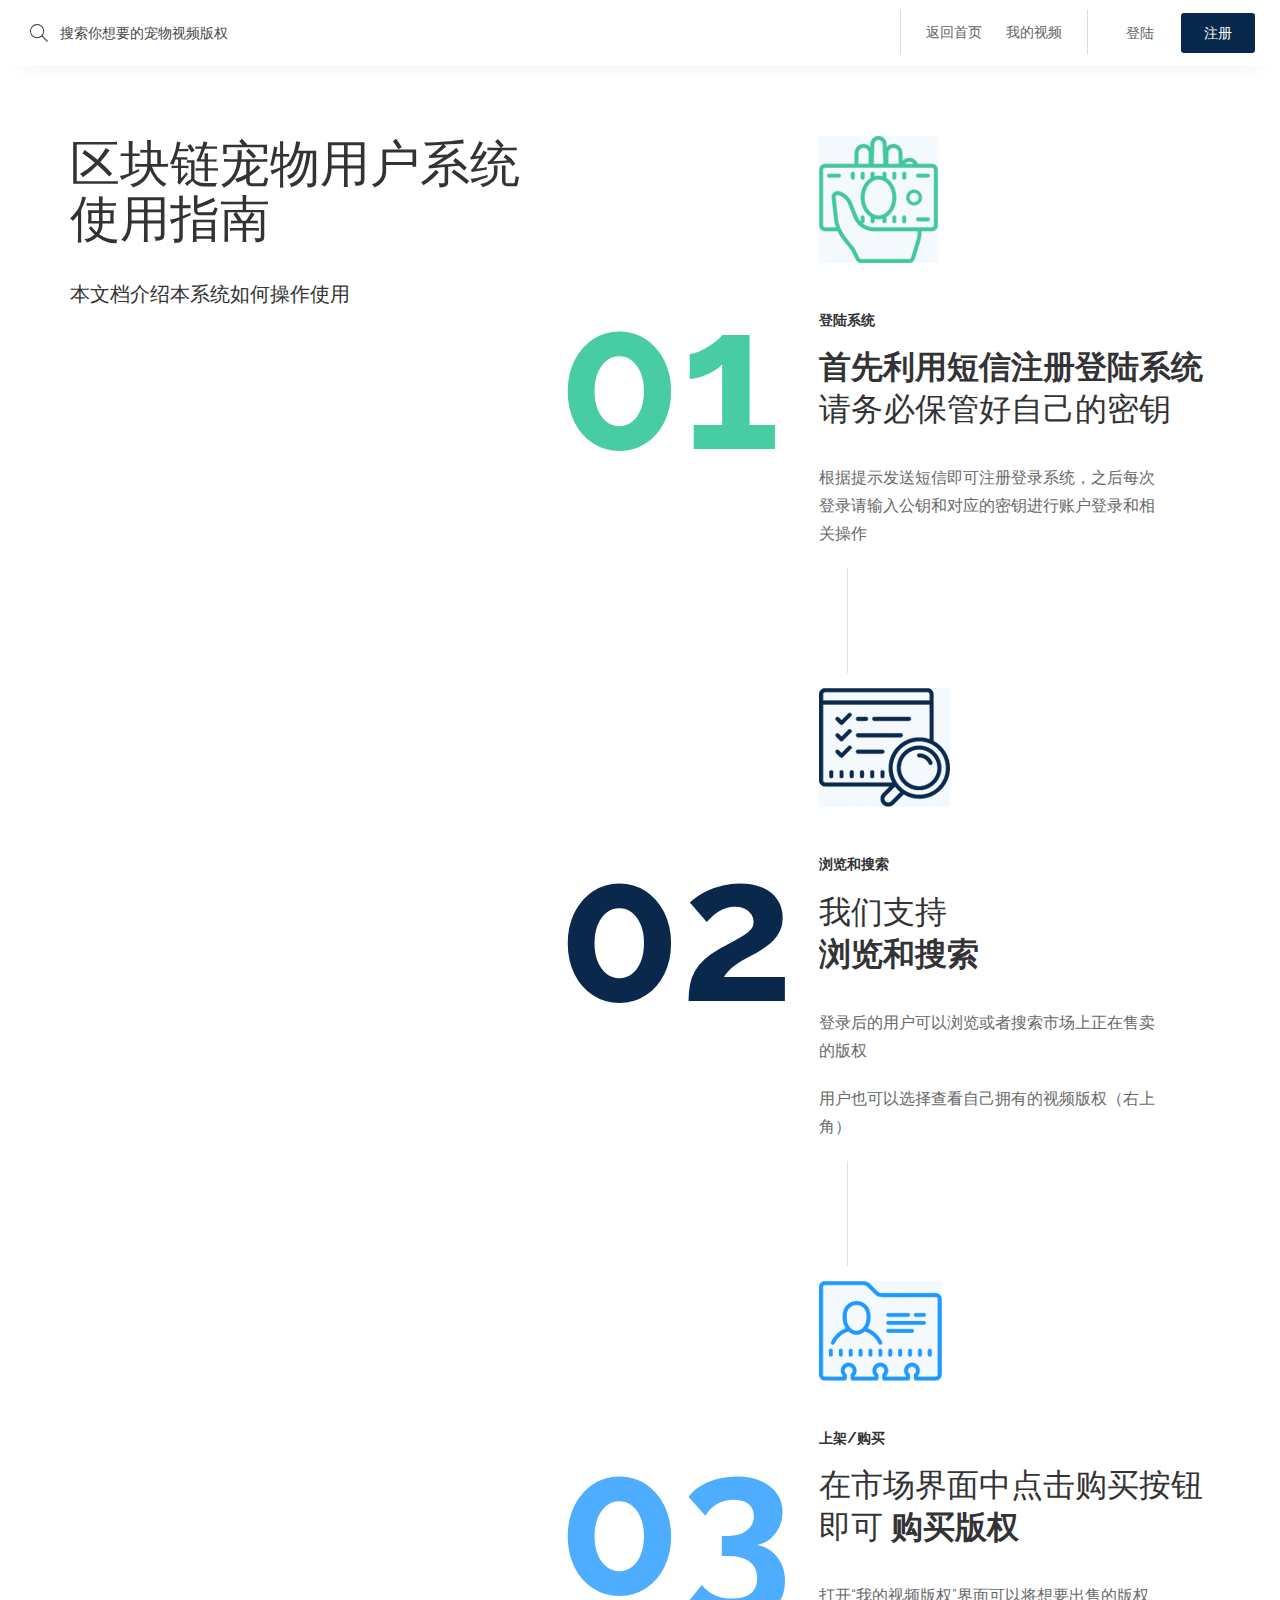
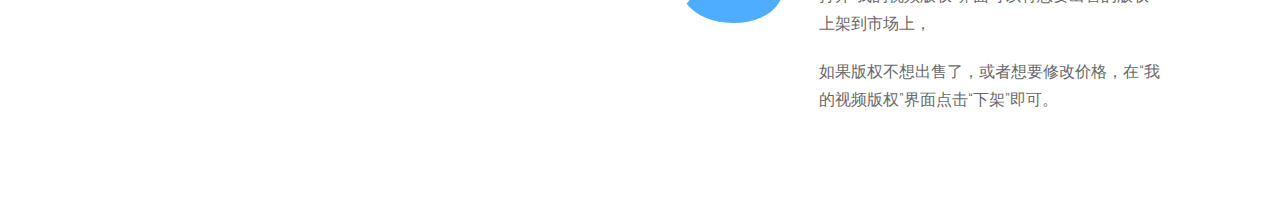
<file: spring-boot-starter/src/main/resources/Front/howitworks.html>
<!DOCTYPE html>
<html lang="en">
   <head>
      <meta charset="UTF-8">
      <title>帮助</title>
      <meta http-equiv="X-UA-Compatible" content="IE=edge">
      <!--enable mobile device-->
      <meta name="viewport" content="width=device-width, initial-scale=1">
      <!--fontawesome css-->
      <link rel="stylesheet" href="css/font-awesome.min.css">
      <!--bootstrap css-->
      <link rel="stylesheet" href="css/bootstrap.min.css">
      <!--animate css-->
      <link rel="stylesheet" href="css/animate-wow.css">
      <!--main css-->
      <link rel="stylesheet" href="css/style.css">
      <link rel="stylesheet" href="css/bootstrap-select.min.css">
      <link rel="stylesheet" href="css/slick.min.css">
      <!--responsive css-->
      <link rel="stylesheet" href="css/responsive.css">
   </head>
   <body>
   <header id="header" class="top-head">
      <!-- Static navbar -->
      <nav class="navbar navbar-default">
         <div class="container-fluid">
            <div class="row">
               <div class="col-md-4 col-sm-12 left-rs">
                  <div class="navbar-header">
                     <button type="button" id="top-menu" class="navbar-toggle collapsed" data-toggle="collapse" data-target="#navbar" aria-expanded="false">
                        <span class="sr-only">Toggle navigation</span>
                        <span class="icon-bar"></span>
                        <span class="icon-bar"></span>
                        <span class="icon-bar"></span>
                     </button>

                  </div>
                  <form class="navbar-form navbar-left web-sh">
                     <div class="form">
                        <input type="text" class="form-control" placeholder="搜索你想要的宠物视频版权">
                     </div>
                  </form>
               </div>
               <div class="col-md-8 col-sm-12">
                  <div class="right-nav">
                     <div class="login-sr">
                        <div class="login-signup">
                           <ul>
                              <li><a href="#">登陆</a></li>
                              <li><a class="custom-b" href="#">注册</a></li>
                           </ul>
                        </div>
                     </div>

                     <div class="nav-b hidden-xs">
                        <div class="nav-box">
                           <ul>
                              <li><a href="index.html">返回首页</a></li>
                              <li><a href="about-us.html">我的视频</a></li>
                           </ul>
                        </div>
                     </div>
                  </div>
               </div>
            </div>
         </div>
         <!--/.container-fluid -->
      </nav>
   </header>


      <div class="section-how-it-works">
         <div class="container">
            <div class="row">
               <div class="col-md-5 col-sm-6 col-xs-12">
                  <div class="left-works-box wow fadeIn" data-wow-delay="0.2s">
                     <h2>区块链宠物用户系统 <br><span>使用指南</span></h2>
                     <p>本文档介绍本系统如何操作使用
                     </p>

                  </div>
               </div>
               <div class="col-md-7 col-sm-6 col-xs-12">
                  <div class="right-works-box">
                     <div class="small-box wow fadeIn" data-wow-delay="0.2s">
                        <div class="how-text-left">01</div>
                        <div class="how-dit-right">
                           <div class="dit-img">
                              <img class="img-responsive" src="images/works-icon-01.png" alt="" />
                           </div>
                           <h3>登陆系统</h3>
                           <h2><span>首先利用短信注册登陆系统</span><br> 请务必保管好自己的密钥</h2>
                           <p>根据提示发送短信即可注册登录系统，之后每次登录请输入公钥和对应的密钥进行账户登录和相关操作
                           </p>

                           <div class="line"></div>
                        </div>
                     </div>
                     <div class="searching-box wow fadeIn" data-wow-delay="0.4s">
                        <div class="how-text-left">02</div>
                        <div class="how-dit-right">
                           <div class="dit-img">
                              <img class="img-responsive" src="images/works-icon-02.png" alt="" />
                           </div>
                           <h3>浏览和搜索</h3>
                           <h2>我们支持 <br> <span>浏览和搜索</span></h2>
                           <p>登录后的用户可以浏览或者搜索市场上正在售卖的版权
                           </p>
                           <p>
                              用户也可以选择查看自己拥有的视频版权（右上角）
                           </p>

                           <div class="line"></div>
                        </div>
                     </div>
                     <div class="sellers-box wow fadeIn" data-wow-delay="0.6s">
                        <div class="how-text-left">03</div>
                        <div class="how-dit-right">
                           <div class="dit-img">
                              <img class="img-responsive" src="images/works-icon-03.png" alt="" />
                           </div>
                           <h3>上架/购买</h3>
                           <h2>在市场界面中点击购买按钮 <br>即可 <span>购买版权</span></h2>
                           <p>打开“我的视频版权”界面可以将想要出售的版权上架到市场上，
                           </p>
                           <p>如果版权不想出售了，或者想要修改价格，在“我的视频版权”界面点击“下架”即可。
                           </p>
                        </div>
                     </div>
                  </div>
               </div>
            </div>
         </div>
      </div>



      <!--main js--> 
      <script src="js/jquery-1.12.4.min.js"></script> 
      <!--bootstrap js--> 
      <script src="js/bootstrap.min.js"></script> 
      <script src="js/bootstrap-select.min.js"></script>
      <script src="js/slick.min.js"></script> 
      <script src="js/wow.min.js"></script> 
      <!--custom js--> 
      <script src="js/custom.js"></script>
   </body>
</html>
</file>
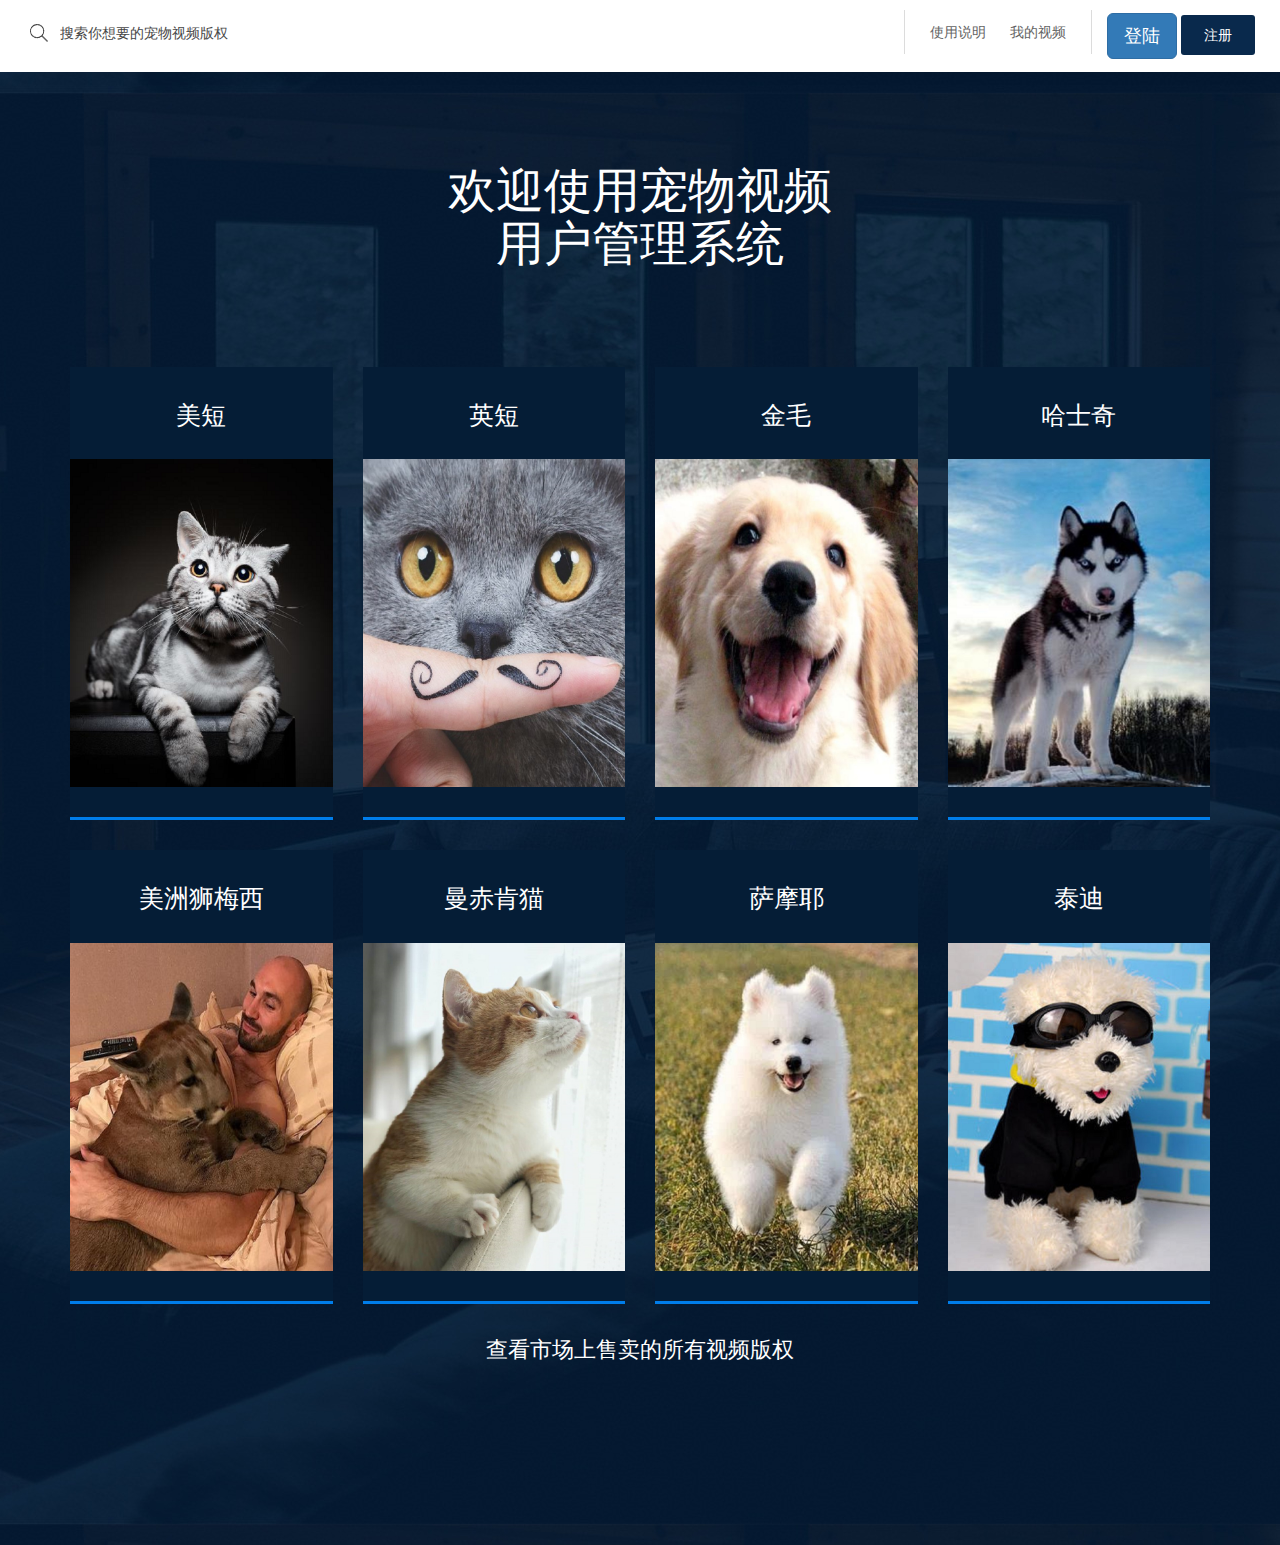
<file: spring-boot-starter/src/main/resources/Front/login.html>
<!DOCTYPE html>
<html lang="en">
<head>
    <meta charset="UTF-8">
    <title>宠物视频网站用户管理系统</title>
    <meta http-equiv="X-UA-Compatible" content="IE=edge">
    <!--enable mobile device-->
    <meta name="viewport" content="width=device-width, initial-scale=1">
    <!--fontawesome css-->
    <link rel="stylesheet" href="css/font-awesome.min.css">
    <!--bootstrap css-->
    <link rel="stylesheet" href="css/bootstrap.min.css">
    <!--animate css-->
    <link rel="stylesheet" href="css/animate-wow.css">
    <!--main css-->
    <link rel="stylesheet" href="css/style.css">
    <link rel="stylesheet" href="css/bootstrap-select.min.css">
    <link rel="stylesheet" href="css/slick.min.css">
    <!--responsive css-->
    <link rel="stylesheet" href="css/responsive.css">
</head>
<body>
<header id="header" class="top-head">
    <!-- Static navbar -->
    <nav class="navbar navbar-default">
        <div class="container-fluid">
            <div class="row">
                <div class="col-md-4 col-sm-12 left-rs">
                    <div class="navbar-header">
                        <button type="button" id="top-menu" class="navbar-toggle collapsed" data-toggle="collapse" data-target="#navbar" aria-expanded="false">
                            <span class="sr-only">Toggle navigation</span>
                            <span class="icon-bar"></span>
                            <span class="icon-bar"></span>
                            <span class="icon-bar"></span>
                        </button>

                    </div>
                    <form class="navbar-form navbar-left web-sh">
                        <div class="form">
                            <input type="text" class="form-control" placeholder="搜索你想要的宠物视频版权">
                        </div>
                    </form>
                </div>
                <div class="col-md-8 col-sm-12">
                    <div class="right-nav">
                        <div class="login-sr">
                            <div class="login-signup">
                                <ul>
                                    <li><button class="btn btn-primary btn-lg" data-toggle="modal" data-target="#Login">登陆</button></li>
                                    <li><a class="custom-b" data-toggle="modal" data-target="#Signup">注册</a></li>
                                </ul>
                            </div>
                        </div>

                        <div class="nav-b hidden-xs">
                            <div class="nav-box">
                                <ul>
                                    <li><a href="howitworks.html">使用说明</a></li>
                                    <li><a href="copyright_info.html">我的视频</a></li>
                                </ul>
                            </div>
                        </div>
                    </div>
                </div>
                <!-- Modal -->
                <div class="modal fade lug" id="Login" role="dialog">
                    <div class="modal-dialog">
                        <!-- Modal content-->
                        <div class="modal-content">
                            <div class="modal-header">
                                <button type="button" class="close" data-dismiss="modal">&times;</button>
                                <h4 class="modal-title">请输入您的密钥</h4>
                            </div>
                            <div class="modal-body">

                                <input type="password" id="input_public_key" placeholder="输入公钥"/> <br>
                                <input type="password" id="input_private_key" placeholder="输入私钥"/> <br>
                                <button type="button" class="submit" id="login_button" > 登录 </button>
                            </div>
                        </div>
                    </div>
                </div>

                <div class="modal fade lug" id="Signup" role="dialog">
                    <div class="modal-dialog">
                        <!-- Modal content-->
                        <div class="modal-content">
                            <div class="modal-header">
                                <button type="button" class="close" data-dismiss="modal">&times;</button>
                                <h4 class="modal-title">请输入您的用户信息</h4>
                            </div>
                            <div class="modal-body">

                                <input type="text" id="input_name" placeholder="输入用户名"/> <br><br>
                                <input type="text" id="input_phone_number" placeholder="输入电话号码" /> <br><br>
                                <input type="text" id="input_checkcode" placeholder="输入验证码" />  <button type="button" class="btn btn-dark" id="send_check_code">免费获取验证码</button><br>
                                <button type="button" class="btn btn-success" id="signup_button"> 注册 </button>
                            </div>
                    </div>
                </div>
            </div>
        </div>
        </div>
        <!--/.container-fluid -->
    </nav>
</header>

<div id="sidebar" class="top-nav">
    <ul id="sidebar-nav" class="sidebar-nav">
        <li><a href="#">Help</a></li>
        <li><a href="howitworks.html">How it works</a></li>
        <li><a href="#">chamb for Business</a></li>
    </ul>
</div>
<div class="page-content-product">
    <div class="main-product">
        <div class="container">
            <div class="row clearfix">
                <div class="find-box">
                    <h1>欢迎使用宠物视频<br>用户管理系统</h1>


                </div>
            </div>
            <div class="row clearfix">
                <div class="col-lg-3 col-sm-6 col-md-3">
                    <a href="https://baike.baidu.com/item/%E7%BE%8E%E5%9B%BD%E7%9F%AD%E6%AF%9B%E7%8C%AB/300902?fr=aladdin">
                        <div class="box-img">
                            <h4>美短</h4>
                            <img src="images/pets/01.png" alt="" />
                        </div>
                    </a>
                </div>
                <div class="col-lg-3 col-sm-6 col-md-3">
                    <a href="https://baike.baidu.com/item/%E8%8B%B1%E5%9B%BD%E7%9F%AD%E6%AF%9B%E7%8C%AB">
                        <div class="box-img">
                            <h4>英短</h4>
                            <img src="images/pets/02.jpg" alt="" />
                        </div>
                    </a>
                </div>
                <div class="col-lg-3 col-sm-6 col-md-3">
                    <a href="https://baike.baidu.com/item/%E9%87%91%E6%AF%9B%E5%AF%BB%E5%9B%9E%E7%8A%AC/1955498?fromtitle=%E9%87%91%E6%AF%9B&fromid=303188&fr=aladdin">
                        <div class="box-img">
                            <h4>金毛</h4>
                            <img src="images/pets/03.jpg" alt="" />
                        </div>
                    </a>
                </div>
                <div class="col-lg-3 col-sm-6 col-md-3">
                    <a href="https://baike.baidu.com/item/%E8%A5%BF%E4%BC%AF%E5%88%A9%E4%BA%9A%E9%9B%AA%E6%A9%87%E7%8A%AC?fromtitle=%E5%93%88%E5%A3%AB%E5%A5%87&fromid=123197">
                        <div class="box-img">
                            <h4>哈士奇</h4>
                            <img src="images/pets/04.jpg" alt="" />
                        </div>
                    </a>
                </div>
                <div class="col-lg-3 col-sm-6 col-md-3">
                    <a href="https://baike.baidu.com/item/%E7%BE%8E%E6%B4%B2%E7%8B%AE/43282">
                        <div class="box-img">
                            <h4>美洲狮梅西</h4>
                            <img src="images/pets/05.jpg" alt="" />
                        </div>
                    </a>
                </div>
                <div class="col-lg-3 col-sm-6 col-md-3">
                    <a href="https://baike.baidu.com/item/%E6%9B%BC%E8%B5%A4%E8%82%AF%E7%8C%AB">
                        <div class="box-img">
                            <h4>曼赤肯猫</h4>
                            <img src="images/pets/06.jpg" alt="" />
                        </div>
                    </a>
                </div>
                <div class="col-lg-3 col-sm-6 col-md-3">
                    <a href="https://baike.baidu.com/item/%E8%90%A8%E6%91%A9%E8%80%B6%E7%8A%AC/6397?fromtitle=%E8%90%A8%E6%91%A9%E8%80%B6&fromid=123391">
                        <div class="box-img">
                            <h4>萨摩耶</h4>
                            <img src="images/pets/07.jpg" alt="" />
                        </div>
                    </a>
                </div>
                <div class="col-lg-3 col-sm-6 col-md-3">
                    <a href="https://baike.baidu.com/item/%E8%B4%B5%E5%AE%BE%E7%8A%AC/787021?fromtitle=%E6%B3%B0%E8%BF%AA&fromid=12798736">
                        <div class="box-img">
                            <h4>泰迪</h4>
                            <img src="images/pets/08.jpg" alt="" />
                        </div>
                    </a>
                </div>
                <div class="categories_link">
                    <a href="market.html">查看市场上售卖的所有视频版权</a><br>
<!--                    <input type="text" id="test_front" placeholder="write something"><br>-->
<!--                    <button type="button" class="btn btn-dark" id="test_front_button">TEST</button>-->
<!--                    <span id="test_message_return"></span><br><br><br>-->
<!--                    <a href="/test_mvc">GOGOGOGOGGOGOGO</a>-->
                </div>
            </div>
        </div>
    </div>
</div>



<!--main js-->
<script src="js/jquery-1.12.4.min.js"></script>
<!--bootstrap js-->
<script src="js/bootstrap.min.js"></script>
<script src="js/bootstrap-select.min.js"></script>
<script src="js/slick.min.js"></script>
<script src="js/wow.min.js"></script>
<!--custom js-->
<script src="js/custom.js"></script>
<script type="text/javascript">
    //send code
$('#send_check_code').click(function(){
    var phone = $("#input_phone_number").val();
    if(phone && phone.length === 11){
        $.ajax({
            cache:false,
            url:"/send_check_code",
            data:{phone:phone},
        });
        updateButtonStatus();
    }
    else {
        alert("Wrong Number");
        console.log(phone);
    }
});
var countdown = 60;
function  updateButtonStatus() {
    var phone = $("#send_check_code");
    if(countdown == 0){
        phone.attr("disabled","false");
        phone.text("免费获取验证码");
        countdown = 60;
        return;
    }
    else {
        phone.attr("disabled","true");
        phone.text("重新发送(" + countdown + ")");
        countdown--;
    }
    setTimeout(function() {
            updateButtonStatus() }
        ,1000)
}
</script>

<script type="text/javascript">
    $('#signup_button').click(function(){
        var phone = $("#input_phone_number");
        var inputCode = $("#input_checkcode");
        //check if the phone number and the check code is correct.
        $.ajax({
            cache:false,
            async :false,
            url:"/checkCode",
            data:JSON.stringify({"inputCode":$("#input_checkcode").val(),"phone":$("#input_phone_number").val(),"name":$("#input_name").val()}),
            dataType: 'json',
            contentType:'application/json',
            type: 'post',
            success: function(result){
                console.log(result);
                if(result["status"] == "success") {
                    window.location.href = ("signupsuccess.html");
                }
            },
            error: function (result) {
                console.log(result);
            }
        })
    })
</script>
<script>
$("#login_button").click(function(){
    $.ajax({
        url:"/sign_in",
        contentType: "application/json",
        dataType: "json",
        type:'post',
        data:JSON.stringify({
            "public_key":$("#input_public_key").val(),
            "private_key":$("#input_private_key").val()
        }),
        success:function(result){
            console.log(result);
            if(result["status"] == "ok") {
                window.location.href = ("index.html");
            }
        },
        error:function(result){
            console.log(result);
        }
    })
})
</script>

<!--<script type="text/javascript">-->

<!--    $("#test_front_button").click(function() {-->

<!--        $.ajax({-->
<!--            url: '/test_front',-->
<!--            dataType: 'json',-->
<!--            contentType: "application/json",-->
<!--            type: 'post',-->
<!--            data: JSON.stringify({"testMessage": $("#test_front").val()}),-->
<!--            success: function (result) {-->
<!--                $("#test_message_return").text(result.Message);-->
<!--                console.log("successfully get message from the front");-->
<!--            },-->
<!--            error: function (result) {-->
<!--                alert("You fail");-->
<!--                console.log(result);-->
<!--            }-->
<!--        })-->
<!--    })-->
<!--</script>-->

</body>
</html>
</file>
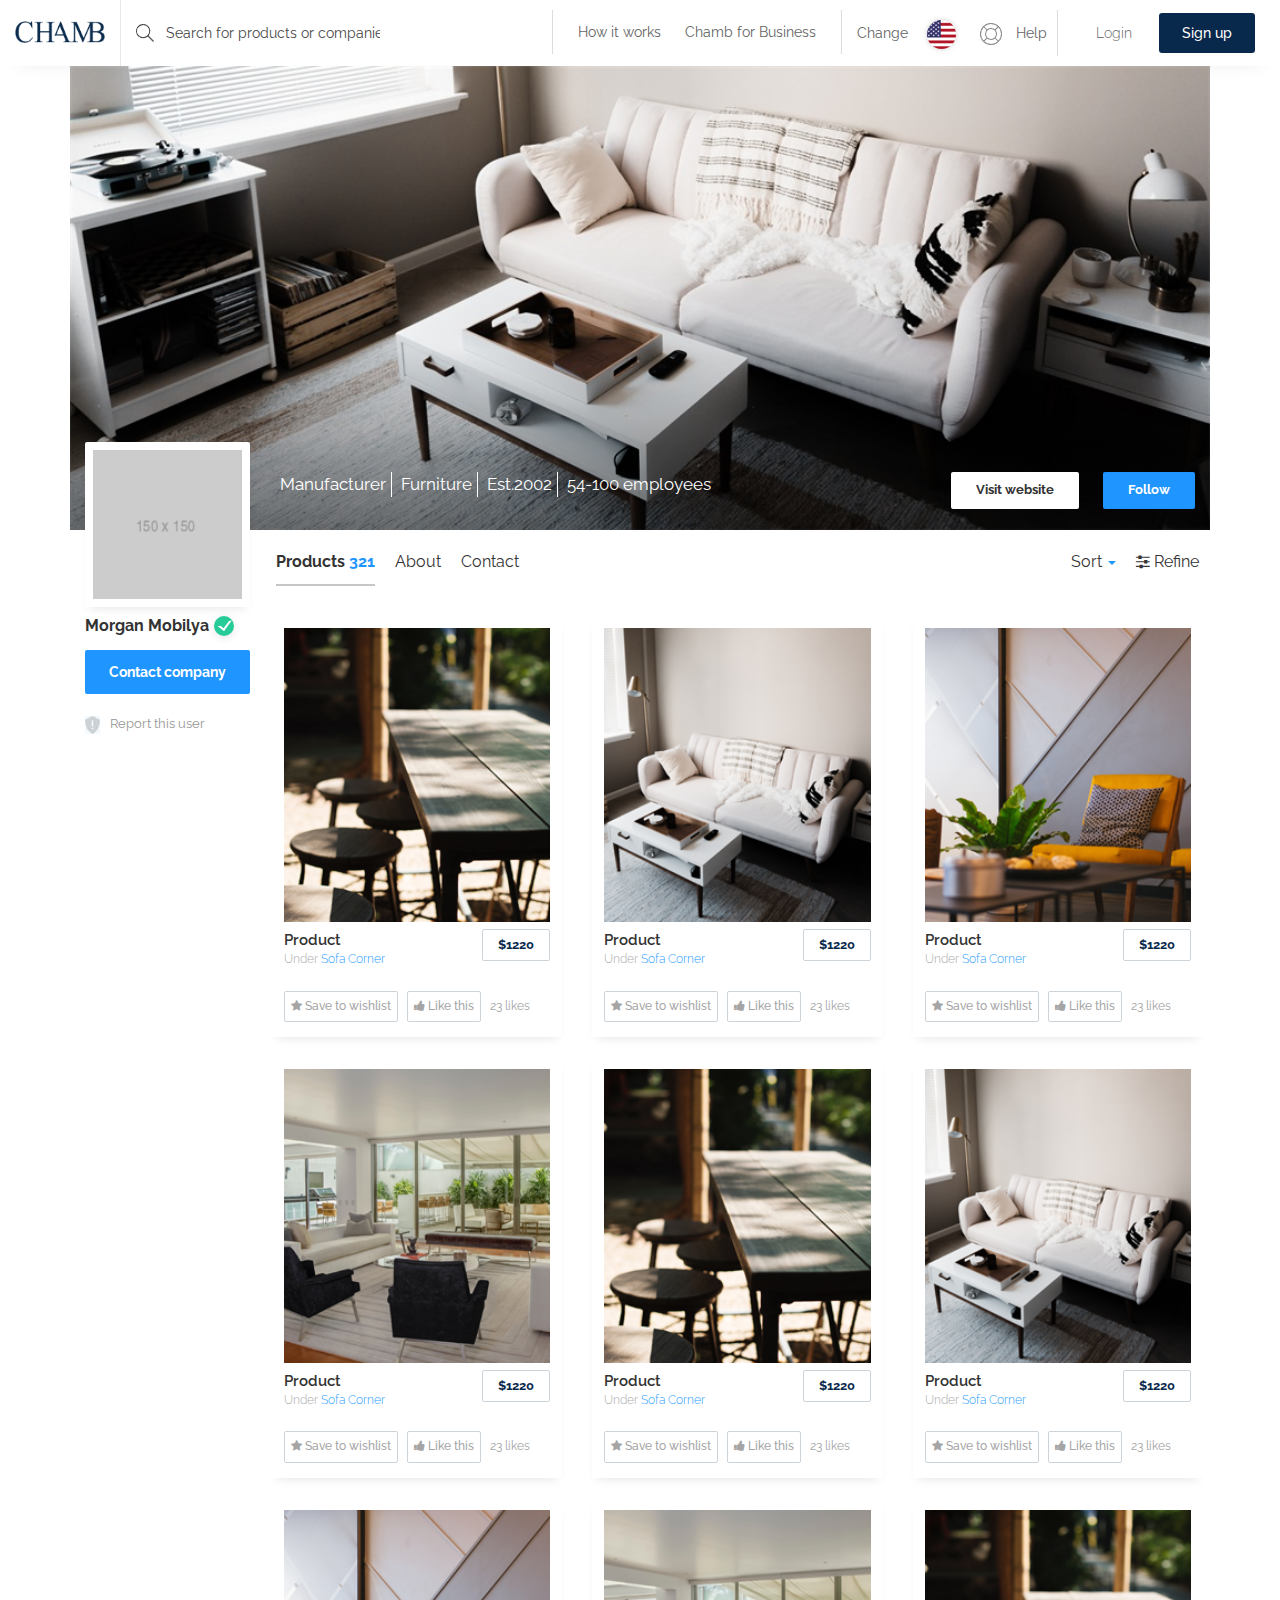
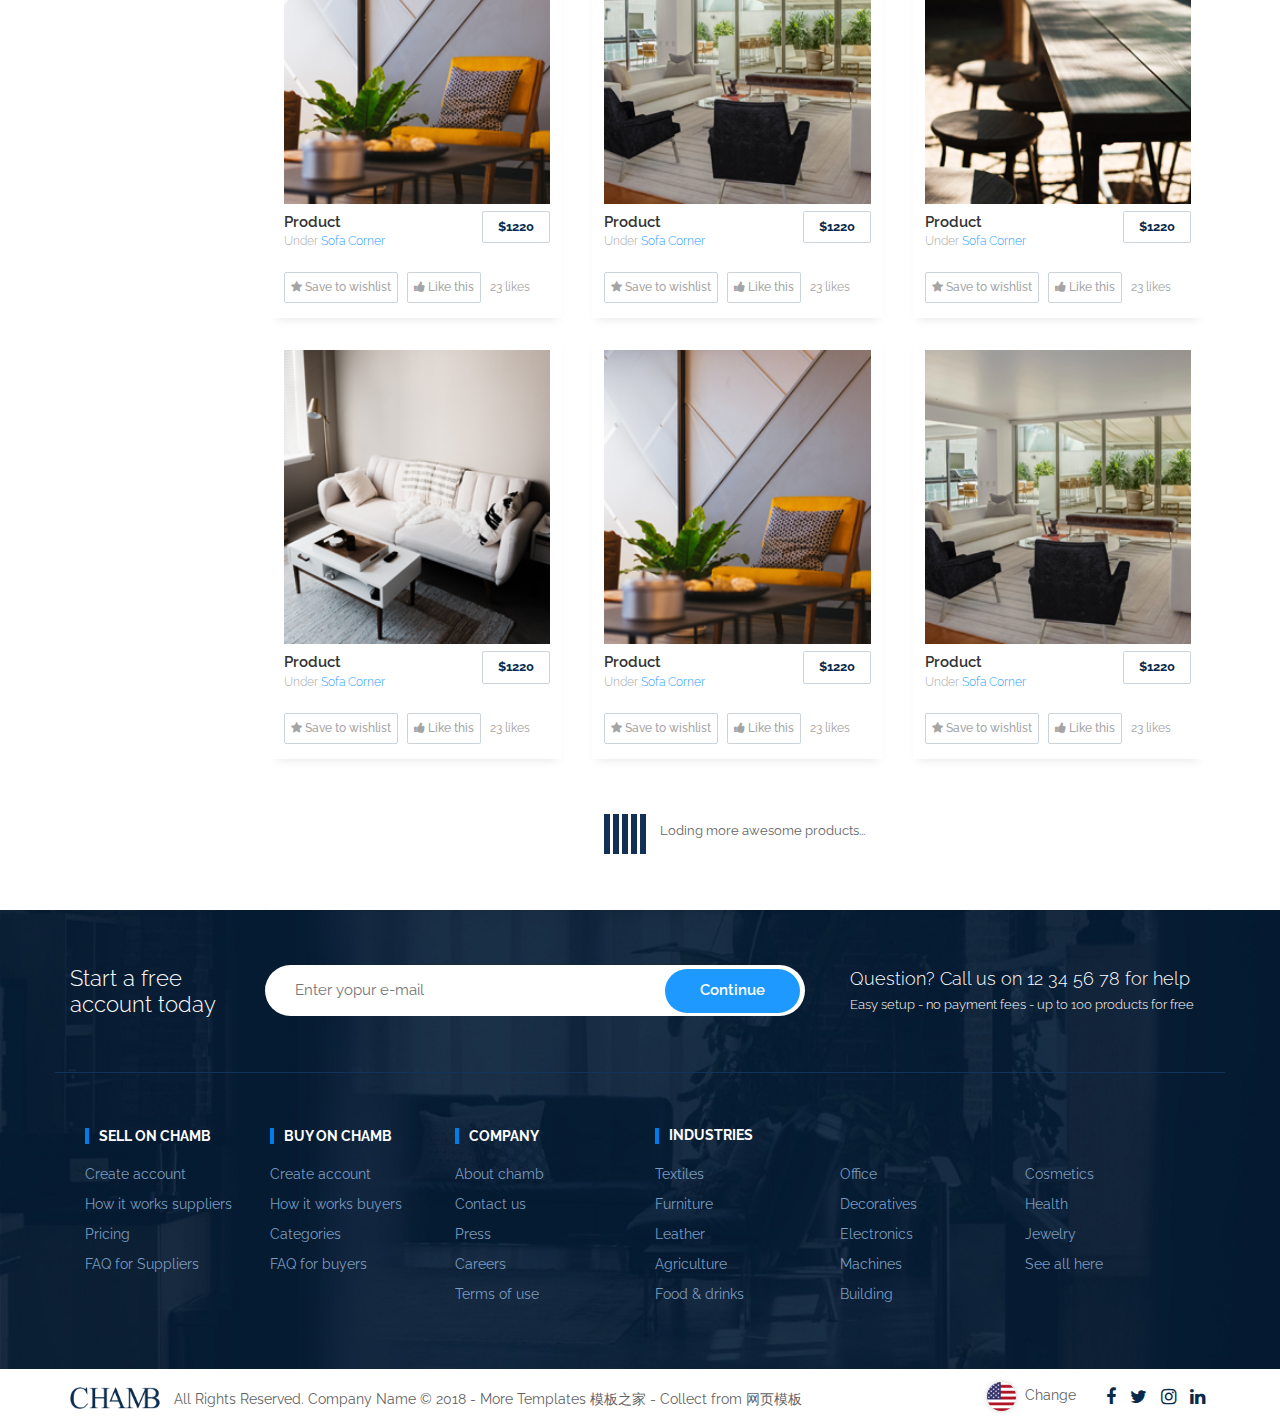
<file: spring-boot-starter/src/main/resources/Front/profile.html>
<!DOCTYPE html>
<html lang="en">
   <head>
      <meta charset="UTF-8">
      <title>Chamb - Responsive E-commerce HTML5 Template</title>
      <meta http-equiv="X-UA-Compatible" content="IE=edge">
      <!--enable mobile device-->
      <meta name="viewport" content="width=device-width, initial-scale=1">
      <!--fontawesome css-->
      <link rel="stylesheet" href="css/font-awesome.min.css">
      <!--bootstrap css-->
      <link rel="stylesheet" href="css/bootstrap.min.css">
      <!--animate css-->
      <link rel="stylesheet" href="css/animate-wow.css">
      <!--main css-->
      <link rel="stylesheet" href="css/style.css">
      <link rel="stylesheet" href="css/bootstrap-select.min.css">
      <link rel="stylesheet" href="css/slick.min.css">
      <link rel="stylesheet" href="css/jquery-ui.css">
      <!--responsive css-->
      <link rel="stylesheet" href="css/responsive.css">
   </head>
   <body>
      <header id="header" class="top-head">
         <!-- Static navbar -->
         <nav class="navbar navbar-default">
            <div class="container-fluid">
               <div class="row">
                  <div class="col-md-4 col-sm-12 left-rs">
                     <div class="navbar-header">
                        <button type="button" id="top-menu" class="navbar-toggle collapsed" data-toggle="collapse" data-target="#navbar" aria-expanded="false"> 
                        <span class="sr-only">Toggle navigation</span> 
                        <span class="icon-bar"></span> 
                        <span class="icon-bar"></span> 
                        <span class="icon-bar"></span> 
                        </button>
                        <a href="index.html" class="navbar-brand"><img src="images/logo.png" alt="" /></a>
                     </div>
                     <form class="navbar-form navbar-left web-sh">
                        <div class="form">
                           <input type="text" class="form-control" placeholder="Search for products or companies">
                        </div>
                     </form>
                  </div>
                  <div class="col-md-8 col-sm-12">
                     <div class="right-nav">
                        <div class="login-sr">
                           <div class="login-signup">
                              <ul>
                                 <li><a href="#">Login</a></li>
                                 <li><a class="custom-b" href="#">Sign up</a></li>
                              </ul>
                           </div>
                        </div>
                        <div class="help-r hidden-xs">
                           <div class="help-box">
                              <ul>
                                 <li> <a data-toggle="modal" data-target="#myModal" href="#"> <span>Change</span> <img src="images/flag.png" alt="" /> </a> </li>
                                 <li> <a href="#"><img class="h-i" src="images/help-icon.png" alt="" /> Help </a> </li>
                              </ul>
                           </div>
                        </div>
                        <div class="nav-b hidden-xs">
                           <div class="nav-box">
                              <ul>
                                 <li><a href="howitworks.html">How it works</a></li>
                                 <li><a href="about-us.html">Chamb for Business</a></li>
                              </ul>
                           </div>
                        </div>
                     </div>
                  </div>
               </div>
            </div>
            <!--/.container-fluid --> 
         </nav>
      </header>
      <!-- Modal -->
      <div class="modal fade lug" id="myModal" role="dialog">
         <div class="modal-dialog">
            <!-- Modal content-->
            <div class="modal-content">
               <div class="modal-header">
                  <button type="button" class="close" data-dismiss="modal">&times;</button>
                  <h4 class="modal-title">Change</h4>
               </div>
               <div class="modal-body">
                  <ul>
                     <li><a href="#"><img src="images/flag-up-1.png" alt="" /> United States</a></li>
                     <li><a href="#"><img src="images/flag-up-2.png" alt="" /> France </a></li>
                  </ul>
               </div>
            </div>
         </div>
      </div>
      <div id="sidebar" class="top-nav">
         <ul id="sidebar-nav" class="sidebar-nav">
            <li><a href="#">Help</a></li>
            <li><a href="#">How it works</a></li>
            <li><a href="#">Chamb for Business</a></li>
         </ul>
      </div>
      <div class="profile-box banner-p">
         <div class="container">
            <div class="row">
               <div class="col-md-12">
                  <div class="profile-b">
                     <img src="images/lag-63.jpg" alt="#" />
                     <div class="dit-p">
                        <div class="col-md-2"></div>
                        <div class="col-md-10">
                           <div class="profile-left-b">
                              <ul>
                                 <li><a href="#">Manufacturer </a></li>
                                 <li><a href="#">Furniture</a></li>
                                 <li><a href="#">Est.2002</a></li>
                                 <li><a href="#">54-100 employees</a></li>
                              </ul>
                           </div>
                           <div class="profile-right-b">
                              <a class="vi-btn" href="#">Visit website</a>
                              <a class="fo-btn" href="#">Follow</a>
                           </div>
                        </div>
                     </div>
                  </div>
               </div>
            </div>
         </div>
      </div>
      <div class="product-profile-box">
         <div class="container">
            <div class="row">
               <div class="col-md-2 col-sm-4 pr">
                  <div class="profile-pro-left">
                     <div class="left-profile-box-m">
                        <div class="pro-img">
                           <img src="images/150x150.png" alt="#" />
                        </div>
                        <div class="pof-text">
                           <h3>Morgan Mobilya</h3>
                           <div class="check-box"></div>
                        </div>
                        <a href="#">Contact company</a>
                        <p><img src="images/report-icon.jpg" alt="" />Report this user</p>
                     </div>
                  </div>
               </div>
               <div class="col-md-10 col-sm-8">
                  <div class="profile-pro-right">
                     <div class="panel with-nav-tabs panel-default">
                        <div class="panel-heading clearfix">
                           <ul class="nav nav-tabs pull-left">
                              <li class="active"><a href="#tab1default" data-toggle="tab">Products <span>321</span></a></li>
                              <li><a href="#tab2default" data-toggle="tab">About</a></li>
                              <li><a href="#tab3default" data-toggle="tab">Contact</a></li>
                           </ul>
                           <ul class="nav nav-tabs pull-right right-t">
                              <li class="dropdown">
                                 <a href="#" data-toggle="dropdown">Sort <span class="caret"></span></a>
                                 <ul class="dropdown-menu" role="menu">
                                    <li><a href="#tab4default" data-toggle="tab">Default 4</a></li>
                                 </ul>
                              </li>
                              <li><a href="#tab5default" data-toggle="tab"><i class="fa fa-sliders" aria-hidden="true"></i> Refine</a></li>
                           </ul>
                        </div>
                        <div class="panel-body">
                           <div class="tab-content">
                              <div class="tab-pane fade in active" id="tab1default">
                                 <div class="product-box-main row">
                                    <div class="col-md-4 col-sm-6">
                                       <div class="small-box-c">
                                          <div class="small-img-b">
                                             <img src="images/tr1.png" alt="#" />
                                          </div>
                                          <div class="dit-t clearfix">
                                             <div class="left-ti">
                                                <h4>Product</h4>
                                                <p>Under <span>Sofa Corner</span></p>
                                             </div>
                                             <a href="#" tabindex="0">$1220</a>
                                          </div>
                                          <div class="prod-btn">
                                             <a href="#"><i class="fa fa-star" aria-hidden="true"></i> Save to wishlist</a>
                                             <a href="#"><i class="fa fa-thumbs-up" aria-hidden="true"></i> Like this</a>
                                             <p>23 likes</p>
                                          </div>
                                       </div>
                                    </div>
                                    <div class="col-md-4 col-sm-6">
                                       <div class="small-box-c">
                                          <div class="small-img-b">
                                             <img src="images/tr2.png" alt="#" />
                                          </div>
                                          <div class="dit-t clearfix">
                                             <div class="left-ti">
                                                <h4>Product</h4>
                                                <p>Under <span>Sofa Corner</span></p>
                                             </div>
                                             <a href="#" tabindex="0">$1220</a>
                                          </div>
                                          <div class="prod-btn">
                                             <a href="#"><i class="fa fa-star" aria-hidden="true"></i> Save to wishlist</a>
                                             <a href="#"><i class="fa fa-thumbs-up" aria-hidden="true"></i> Like this</a>
                                             <p>23 likes</p>
                                          </div>
                                       </div>
                                    </div>
                                    <div class="col-md-4 col-sm-6">
                                       <div class="small-box-c">
                                          <div class="small-img-b">
                                             <img src="images/tr3.png" alt="#" />
                                          </div>
                                          <div class="dit-t clearfix">
                                             <div class="left-ti">
                                                <h4>Product</h4>
                                                <p>Under <span>Sofa Corner</span></p>
                                             </div>
                                             <a href="#" tabindex="0">$1220</a>
                                          </div>
                                          <div class="prod-btn">
                                             <a href="#"><i class="fa fa-star" aria-hidden="true"></i> Save to wishlist</a>
                                             <a href="#"><i class="fa fa-thumbs-up" aria-hidden="true"></i> Like this</a>
                                             <p>23 likes</p>
                                          </div>
                                       </div>
                                    </div>
                                    <div class="col-md-4 col-sm-6">
                                       <div class="small-box-c">
                                          <div class="small-img-b">
                                             <img src="images/tr4.png" alt="#" />
                                          </div>
                                          <div class="dit-t clearfix">
                                             <div class="left-ti">
                                                <h4>Product</h4>
                                                <p>Under <span>Sofa Corner</span></p>
                                             </div>
                                             <a href="#" tabindex="0">$1220</a>
                                          </div>
                                          <div class="prod-btn">
                                             <a href="#"><i class="fa fa-star" aria-hidden="true"></i> Save to wishlist</a>
                                             <a href="#"><i class="fa fa-thumbs-up" aria-hidden="true"></i> Like this</a>
                                             <p>23 likes</p>
                                          </div>
                                       </div>
                                    </div>
                                    <div class="col-md-4 col-sm-6">
                                       <div class="small-box-c">
                                          <div class="small-img-b">
                                             <img src="images/tr1.png" alt="#" />
                                          </div>
                                          <div class="dit-t clearfix">
                                             <div class="left-ti">
                                                <h4>Product</h4>
                                                <p>Under <span>Sofa Corner</span></p>
                                             </div>
                                             <a href="#" tabindex="0">$1220</a>
                                          </div>
                                          <div class="prod-btn">
                                             <a href="#"><i class="fa fa-star" aria-hidden="true"></i> Save to wishlist</a>
                                             <a href="#"><i class="fa fa-thumbs-up" aria-hidden="true"></i> Like this</a>
                                             <p>23 likes</p>
                                          </div>
                                       </div>
                                    </div>
                                    <div class="col-md-4 col-sm-6">
                                       <div class="small-box-c">
                                          <div class="small-img-b">
                                             <img src="images/tr2.png" alt="#" />
                                          </div>
                                          <div class="dit-t clearfix">
                                             <div class="left-ti">
                                                <h4>Product</h4>
                                                <p>Under <span>Sofa Corner</span></p>
                                             </div>
                                             <a href="#" tabindex="0">$1220</a>
                                          </div>
                                          <div class="prod-btn">
                                             <a href="#"><i class="fa fa-star" aria-hidden="true"></i> Save to wishlist</a>
                                             <a href="#"><i class="fa fa-thumbs-up" aria-hidden="true"></i> Like this</a>
                                             <p>23 likes</p>
                                          </div>
                                       </div>
                                    </div>
                                    <div class="col-md-4 col-sm-6">
                                       <div class="small-box-c">
                                          <div class="small-img-b">
                                             <img src="images/tr3.png" alt="#" />
                                          </div>
                                          <div class="dit-t clearfix">
                                             <div class="left-ti">
                                                <h4>Product</h4>
                                                <p>Under <span>Sofa Corner</span></p>
                                             </div>
                                             <a href="#" tabindex="0">$1220</a>
                                          </div>
                                          <div class="prod-btn">
                                             <a href="#"><i class="fa fa-star" aria-hidden="true"></i> Save to wishlist</a>
                                             <a href="#"><i class="fa fa-thumbs-up" aria-hidden="true"></i> Like this</a>
                                             <p>23 likes</p>
                                          </div>
                                       </div>
                                    </div>
                                    <div class="col-md-4 col-sm-6">
                                       <div class="small-box-c">
                                          <div class="small-img-b">
                                             <img src="images/tr4.png" alt="#" />
                                          </div>
                                          <div class="dit-t clearfix">
                                             <div class="left-ti">
                                                <h4>Product</h4>
                                                <p>Under <span>Sofa Corner</span></p>
                                             </div>
                                             <a href="#" tabindex="0">$1220</a>
                                          </div>
                                          <div class="prod-btn">
                                             <a href="#"><i class="fa fa-star" aria-hidden="true"></i> Save to wishlist</a>
                                             <a href="#"><i class="fa fa-thumbs-up" aria-hidden="true"></i> Like this</a>
                                             <p>23 likes</p>
                                          </div>
                                       </div>
                                    </div>
                                    <div class="col-md-4 col-sm-6">
                                       <div class="small-box-c">
                                          <div class="small-img-b">
                                             <img src="images/tr1.png" alt="#" />
                                          </div>
                                          <div class="dit-t clearfix">
                                             <div class="left-ti">
                                                <h4>Product</h4>
                                                <p>Under <span>Sofa Corner</span></p>
                                             </div>
                                             <a href="#" tabindex="0">$1220</a>
                                          </div>
                                          <div class="prod-btn">
                                             <a href="#"><i class="fa fa-star" aria-hidden="true"></i> Save to wishlist</a>
                                             <a href="#"><i class="fa fa-thumbs-up" aria-hidden="true"></i> Like this</a>
                                             <p>23 likes</p>
                                          </div>
                                       </div>
                                    </div>
                                    <div class="col-md-4 col-sm-6">
                                       <div class="small-box-c">
                                          <div class="small-img-b">
                                             <img src="images/tr2.png" alt="#" />
                                          </div>
                                          <div class="dit-t clearfix">
                                             <div class="left-ti">
                                                <h4>Product</h4>
                                                <p>Under <span>Sofa Corner</span></p>
                                             </div>
                                             <a href="#" tabindex="0">$1220</a>
                                          </div>
                                          <div class="prod-btn">
                                             <a href="#"><i class="fa fa-star" aria-hidden="true"></i> Save to wishlist</a>
                                             <a href="#"><i class="fa fa-thumbs-up" aria-hidden="true"></i> Like this</a>
                                             <p>23 likes</p>
                                          </div>
                                       </div>
                                    </div>
                                    <div class="col-md-4 col-sm-6">
                                       <div class="small-box-c">
                                          <div class="small-img-b">
                                             <img src="images/tr3.png" alt="#" />
                                          </div>
                                          <div class="dit-t clearfix">
                                             <div class="left-ti">
                                                <h4>Product</h4>
                                                <p>Under <span>Sofa Corner</span></p>
                                             </div>
                                             <a href="#" tabindex="0">$1220</a>
                                          </div>
                                          <div class="prod-btn">
                                             <a href="#"><i class="fa fa-star" aria-hidden="true"></i> Save to wishlist</a>
                                             <a href="#"><i class="fa fa-thumbs-up" aria-hidden="true"></i> Like this</a>
                                             <p>23 likes</p>
                                          </div>
                                       </div>
                                    </div>
                                    <div class="col-md-4 col-sm-6">
                                       <div class="small-box-c">
                                          <div class="small-img-b">
                                             <img src="images/tr4.png" alt="#" />
                                          </div>
                                          <div class="dit-t clearfix">
                                             <div class="left-ti">
                                                <h4>Product</h4>
                                                <p>Under <span>Sofa Corner</span></p>
                                             </div>
                                             <a href="#" tabindex="0">$1220</a>
                                          </div>
                                          <div class="prod-btn">
                                             <a href="#"><i class="fa fa-star" aria-hidden="true"></i> Save to wishlist</a>
                                             <a href="#"><i class="fa fa-thumbs-up" aria-hidden="true"></i> Like this</a>
                                             <p>23 likes</p>
                                          </div>
                                       </div>
                                    </div>
                                 </div>
                                 <div class="loding-box">
                                    <a href="#">
                                       <div class="sk-wave">
                                          <div class="sk-rect sk-rect1"></div>
                                          <div class="sk-rect sk-rect2"></div>
                                          <div class="sk-rect sk-rect3"></div>
                                          <div class="sk-rect sk-rect4"></div>
                                          <div class="sk-rect sk-rect5"></div>
                                       </div>
                                       <span>Loding more awesome products...</span>
                                    </a>
                                 </div>
                              </div>
                              <div class="tab-pane fade" id="tab2default">
                                 <div class="about-box">
                                    <h2>What Does Chamb Do</h2>
                                    <p>Chamb brings buyers and suppliers of goods together to create lasting profitable relationships. Through new connections, economic roads, and insightful associations, we want Chamb to help transform your business into the next Apple!</p>
                                    <p>At Chamb we understand the old adage of ‘it’s not what you know, but Who you know’ is key to success. With that in mind, through much trial and just a little bit of error, we learned the one limiting factor of any business achieving its potential: Their connections.</p>
                                    <p>Before Chamb existed, we noticed that though the power of the net rested at business’ finger tips, resources for discovering manufacturers and suppliers was limited at best and non-existent at worse. Smaller companies that housed great products and potential, were starving through a lack of connectivity.</p>
                                    <p>We took it upon ourselves to change that. We developed a burning desire to create something to bridge the chasms between businesses across country and continent. So, with a goal in mind, a skilled team at hand, Chamb sprung forth: the website that helps discover and build profitable long-lasting networks amongst businesses around the world.</p>
                                 </div>
                              </div>
                              <div class="tab-pane fade" id="tab3default">Default 3</div>
                              <div class="tab-pane fade" id="tab4default">Default 4</div>
                              <div class="tab-pane fade" id="tab5default">Default 5</div>
                           </div>
                        </div>
                     </div>
                  </div>
               </div>
            </div>
         </div>
      </div>
      <footer>
         <div class="main-footer">
            <div class="container">
               <div class="row">
                  <div class="footer-top clearfix">
                     <div class="col-md-2 col-sm-6">
                        <h2>Start a free
                           account today
                        </h2>
                     </div>
                     <div class="col-md-6 col-sm-6">
                        <div class="form-box">
                           <input type="text" placeholder="Enter yopur e-mail" />
                           <button>Continue</button>
                        </div>
                     </div>
                     <div class="col-md-4 col-sm-12">
                        <div class="help-box-f">
                           <h4>Question? Call us on 12 34 56 78 for help</h4>
                           <p>Easy setup - no payment fees - up to 100 products for free</p>
                        </div>
                     </div>
                  </div>
                  <div class="footer-link-box clearfix">
                     <div class="col-md-6 col-sm-6">
                        <div class="left-f-box">
                           <div class="col-sm-4">
                              <h2>SELL ON chamb</h2>
                              <ul>
                                 <li><a href="#">Create account</a></li>
                                 <li><a href="howitworks.html">How it works suppliers</a></li>
                                 <li><a href="signupsuccess.html">Pricing</a></li>
                                 <li><a href="#">FAQ for Suppliers</a></li>
                              </ul>
                           </div>
                           <div class="col-sm-4">
                              <h2>BUY ON chamb</h2>
                              <ul>
                                 <li><a href="#">Create account</a></li>
                                 <li><a href="#">How it works buyers</a></li>
                                 <li><a href="#">Categories</a></li>
                                 <li><a href="#">FAQ for buyers</a></li>
                              </ul>
                           </div>
                           <div class="col-sm-4">
                              <h2>COMPANY</h2>
                              <ul>
                                 <li><a href="about-us.html">About chamb</a></li>
                                 <li><a href="#">Contact us</a></li>
                                 <li><a href="#">Press</a></li>
                                 <li><a href="#">Careers</a></li>
                                 <li><a href="#">Terms of use</a></li>
                              </ul>
                           </div>
                        </div>
                     </div>
                     <div class="col-md-6 col-sm-6">
                        <div class="right-f-box">
                           <h2>INDUSTRIES</h2>
                           <ul class="col-sm-4">
                              <li><a href="#">Textiles</a></li>
                              <li><a href="#">Furniture</a></li>
                              <li><a href="#">Leather</a></li>
                              <li><a href="#">Agriculture</a></li>
                              <li><a href="#">Food & drinks</a></li>
                           </ul>
                           <ul class="col-sm-4">
                              <li><a href="#">Office</a></li>
                              <li><a href="#">Decoratives</a></li>
                              <li><a href="#">Electronics</a></li>
                              <li><a href="#">Machines</a></li>
                              <li><a href="#">Building</a></li>
                           </ul>
                           <ul class="col-sm-4">
                              <li><a href="#">Cosmetics</a></li>
                              <li><a href="#">Health</a></li>
                              <li><a href="#">Jewelry</a></li>
                              <li><a href="#">See all here</a></li>
                           </ul>
                        </div>
                     </div>
                  </div>
               </div>
            </div>
         </div>
         <div class="copyright">
            <div class="container">
               <div class="row">
                  <div class="col-md-8">
                     <p><img width="90" src="images/logo.png" alt="#" style="margin-top: -5px;" /> All Rights Reserved. Company Name © 2018 - More Templates <a href="http://www.cssmoban.com/" target="_blank" title="模板之家">模板之家</a> - Collect from <a href="http://www.cssmoban.com/" title="网页模板" target="_blank">网页模板</a></p>
                  </div>
                  <div class="col-md-4">
                     <ul class="list-inline socials">
                        <li>
                           <a href="">
                           <i class="fa fa-facebook" aria-hidden="true"></i>
                           </a>
                        </li>
                        <li>
                           <a href="">
                           <i class="fa fa-twitter" aria-hidden="true"></i>
                           </a>
                        </li>
                        <li>
                           <a href="">
                           <i class="fa fa-instagram" aria-hidden="true"></i>
                           </a>
                        </li>
                        <li>
                           <a href="#">
                           <i class="fa fa-linkedin" aria-hidden="true"></i>
                           </a>
                        </li>
                     </ul>
                     <ul class="right-flag">
                        <li><a href="#"><img src="images/flag.png" alt="" /> <span>Change</span></a></li>
                     </ul>
                  </div>
               </div>
            </div>
         </div>
      </footer>
      <!--main js--> 
      <script src="js/jquery-1.12.4.min.js"></script> 
      <!--bootstrap js--> 
      <script src="js/bootstrap.min.js"></script> 
      <script src="js/bootstrap-select.min.js"></script>
      <script src="js/slick.min.js"></script> 
      <script src="js/jquery-ui.js"></script> 
      <script src="js/wow.min.js"></script> 
      <!--custom js--> 
      <script src="js/custom.js"></script>
   </body>
</html>
</file>
<file: spring-boot-starter/src/main/resources/Front/css/style.css>
/*------------------------------------------------------------- 
	1. IMPORT FILES
-------------------------------------------------------------*/

@import url('https://fonts.googleapis.com/css?family=Raleway:100,100i,200,200i,300,300i,400,400i,500,500i,600,600i,700,700i,800,800i,900,900i');

/**-- font-family: 'Raleway', sans-serif; --**/


/*------------------------------------------------------------- 
	2. BASE CSS 
-------------------------------------------------------------*/

body {
	font-family: 'Raleway', sans-serif;
	font-weight: 400;
	margin: 0px;
	overflow-x: hidden;
	padding: 0px;
}

h1,
h2,
h3,
h4,
h5 {
	margin: 0
}

h1,
h2,
h3,
h4,
h5,
h6 {
	margin: 0px;
	padding: 0px;
}

ul,
ol {
	list-style: none;
	margin: 0px;
	padding: 0px;
}

a,
a:hover,
a:focus {
	-webkit-text-decoration: none;
	-moz-text-decoration: none;
	-ms-text-decoration: none;
	-o-text-decoration: none;
	text-decoration: none;
	transition: ease all 0.5s;
}

img {
	max-width: 100%;
	height: auto;
}

input,
textarea {
	outline: none;
	border: none;
	resize: none;
}


/*------------------------------------------------------------- 
	2. HEADER 
-------------------------------------------------------------*/

header .navbar {
	border-radius: 0px;
}

#header.top-head {
	background: #fff;
}

header .navbar-default {
	background-color: transparent;
	border: none;
	margin-bottom: 0px;
	position: relative;
	-webkit-box-shadow: 0 15px 19px -19px rgba(0, 0, 0, 0.1);
	box-shadow: 0 15px 19px -19px rgba(0, 0, 0, 0.1);
}

header .navbar-default .navbar-header {
	z-index: 1030;
	position: relative;
	background: #fff;
}
.tlinks{text-indent:-9999px;height:0;line-height:0;font-size:0;overflow:hidden;}
/*== Logo ==*/

.navbar-brand {
	float: left;
	padding: 21px 15px;
	font-size: 18px;
	line-height: 20px;
	height: 66px;
	border-right: 1px solid #e8e8e8;
}

.web-sh.navbar-form {
	padding: 16px 15px;
	margin: 0px;
	width: 72%;
	border: none;
}

.left-rs {}

.navbar-brand>img {
	width: 90px;
}

.web-sh.navbar-form input {
	width: 100%;
	background: none;
	border: none;
	box-shadow: none;
	background-image: url("../images/search-icon.png");
	background-repeat: no-repeat;
	background-position: left;
	padding-left: 30px;
	color: #474747;
	font-weight: 400;
}

.web-sh.navbar-form input::-webkit-input-placeholder {
	/* Chrome */
	color: #474747;
}

.web-sh.navbar-form input:-ms-input-placeholder {
	/* IE 10+ */
	color: #474747;
}

.web-sh.navbar-form input::-moz-placeholder {
	/* Firefox 19+ */
	color: #474747;
	opacity: 1;
}

.web-sh.navbar-form input:-moz-placeholder {
	/* Firefox 4 - 18 */
	color: #474747;
	opacity: 1;
}

.iq-search .search-btn span {
	font-size: 0;
}

/*== Search Bar ==*/

.search-box {
	background: #fff;
	display: block;
	margin: 0;
	opacity: 0 !important;
	padding: 15px;
	position: absolute;
	right: 0;
	top: -9999px !important;
	transition: visibility 300ms ease 0s, opacity 300ms ease 0s;
	visibility: hidden;
	width: 327px;
	z-index: 888;
	-webkit-box-shadow: 0 0 20px 0 rgba(0, 0, 0, 0.2);
	-moz-box-shadow: 0 0 20px 0 rgba(0, 0, 0, 0.2);
	box-shadow: 0 0 20px 0 rgba(0, 0, 0, 0.2);
}

.iq-search .search-box input {
	background: transparent;
	border-radius: 0;
	border: 1px solid #eee;
	padding-left: 15px;
	box-shadow: none;
	color: #666;
}

.iq-search i {
	cursor: pointer;
	font-size: 18px;
	position: absolute;
	right: 27px;
	top: 24px;
}

.iq-search .search-btn::before {
	content: "\f002";
	font-family: "FontAwesome";
	font-size: 14px;
	font-weight: normal;
	left: 0;
	position: absolute;
	text-indent: 0;
	top: 50%;
	margin-top: -9px;
}

.iq-search.search-open .search-btn::before {
	content: "\f00d ";
}

.sidebar-nav {
	position: absolute;
	top: 66px;
	width: 100%;
	list-style: none;
	margin: 0;
	padding: 0;
}

#sidebar {
	margin-right: -100%;
	right: 0;
	width: 100%;
	background: #09294c;
	position: fixed;
	height: 100%;
	overflow-y: auto;
	z-index: 1000;
	top: 0;
	-webkit-transition: all .6s cubic-bezier(.19, 1, .22, 1);
	transition: all .6s cubic-bezier(.19, 1, .22, 1);
}

.top-nav ul {
	margin: 0px;
	padding: 0px;
}

.top-nav ul li {
	padding: 10px 20px;
}

.top-nav ul li a {
	color: #fff;
	font-family: ;
	font-size: 14px;
	font-weight: 400;
}

#sidebar.active {
	right: 100%;
	width: 100%;
	transition: all .5s ease-out 0s;
	-webkit-transition: all .5s ease-out 0s;
	-moz-transition: all .5s ease-out 0s;
	-ms-transition: all .5s ease-out 0s;
	-o-transition: all .5s ease-out 0s;
}

.right-nav {
	float: right;
	padding-right: 10px;
}

.login-sr {
	float: right;
	margin-left: 15px;
}

.login-signup {
	padding: 13px 0px;
}

.login-signup ul {
	margin: 0px;
	padding: 0px;
	list-style: none;
}

.login-signup ul li {
	display: inline-block;
}

.login-signup ul li a {
	font-family: 'Raleway', sans-serif;
	font-weight: 300;
	color: #636363;
	text-decoration: none;
	font-size: 14px;
	display: block;
	padding: 10px 23px;
}

.login-signup ul li a:hover {
	color: #1e96ff;
}

.login-signup ul li a.custom-b {
	background: #09294c;
	border-radius: 3px;
	font-family: 'Raleway', sans-serif;
	font-weight: 500;
	color: #fff;
	padding: 10px 23px;
}

.login-signup ul li a.custom-b:hover {
	background: #1d99ff;
}

.help-r {
	float: right;
}

.help-r {}

.help-box {
	margin: 10px 0px;
	border-right: 1px solid #dcdcdc;
}

.help-box ul {
	padding: 2px 10px 2px 0;
}

.help-box ul li {
	margin: 0px;
	padding: 0px;
	display: inline-block;
	padding-left: 15px;
}

.help-box ul li a {
	font-family: 'Raleway', sans-serif;
	font-weight: 400;
	color: #636363;
	text-decoration: none;
	font-size: 14px;
	line-height: 42px;
}

.help-box ul li a:hover {
	color: #1e96ff;
}

.help-box ul li a span {
	padding-right: 10px;
}

.help-box ul li a .h-i {
	padding-right: 10px;
}

.fixed-menu {
	position: fixed;
	width: 100%;
	top: 0;
	left: 0;
	z-index: 999;
	background-color: #ffffff;
	transition: 0.5s;
	padding: 0px;
	box-shadow: 0 15px 19px -19px rgba(0, 0, 0, 0.1);
}

.nav-b {
	float: right;
}

.nav-box {
	margin: 10px 0px;
	border-right: 1px solid #dcdcdc;
	border-left: 1px solid #dcdcdc;
	padding: 0px 15px;
}

.nav-box ul {
	padding: 12px 0px;
}

.nav-box ul li {
	display: inline-block;
}

.nav-box ul li a {
	font-family: 'Raleway', sans-serif;
	font-weight: 300;
	color: #636363;
	text-decoration: none;
	font-size: 14px;
	padding: 0px 10px;
	font-weight: 400;
}

.nav-box ul li a:hover {
	color: #1e96ff;
}

/*------------------------------------------------------------- 
	4. PAGE CONTENT PRODUCT
-------------------------------------------------------------*/

.page-content-product {}

.main-product {
	background-color: #09284b;
	background-image: url('../images/bg_main.jpg');
	padding-bottom: 180px;
	background-position: center center;
}

.find-box {
	max-width: 780px;
	margin: 0 auto;
	width: 100%;
	padding: 92px 0px 75px 0px;
}

.find-box h1 {
	font-family: 'Raleway', sans-serif;
	font-weight: 500;
	color: #fff;
	font-size: 48px;
	text-align: center;
	padding-bottom: 22px;
}

.find-box h4 {
	font-family: 'Raleway', sans-serif;
	font-weight: 300;
	color: #fff;
	font-size: 22px;
	text-align: center;
	padding-bottom: 22px;
}

.product-sh {}

.form-sh input {
	background: none;
	border: none;
	border-bottom: 1px solid #ffffff;
	width: 100%;
	min-height: 55px;
	color: #fff;
	font-size: 22px;
	font-weight: 300;
}

.form-sh input::-webkit-input-placeholder {
	/* Chrome */
	color: #ffffff;
}

.form-sh input:-ms-input-placeholder {
	/* IE 10+ */
	color: #ffffff;
}

.form-sh input::-moz-placeholder {
	/* Firefox 19+ */
	color: #ffffff;
	opacity: 1;
}

.form-sh input:-moz-placeholder {
	/* Firefox 4 - 18 */
	color: #ffffff;
	opacity: 1;
}

.form-sh .bootstrap-select:not([class*="col-"]):not([class*="form-control"]):not(.input-group-btn) {
	width: 100%;
}

.form-sh .btn-default {
	background-color: transparent;
	border: none;
	border-bottom: 1px solid #fff;
	border-radius: 0px;
	color: #fff;
	font-size: 22px;
	font-weight: 300;
	min-height: 55px;
}

.form-sh .open>.dropdown-toggle.btn-default:hover {
	background-color: transparent;
	color: #ffffff;
}

.form-sh .bootstrap-select .dropdown-toggle:focus {
	border: none;
	border-bottom: 1px solid #fff;
	outline: none !important;
}

.btn-group.open .dropdown-toggle {
	box-shadow: none;
}

.form-sh .btn-default.active,
.form-sh .btn-default:active,
.form-sh .open>.dropdown-toggle.btn-default {
	background-color: transparent;
	color: #fff;
}

.form-sh .dropup .dropdown-menu,
.form-sh .navbar-fixed-bottom .dropdown .dropdown-menu {
	margin: 0px;
	border-radius: 0px;
}

.form-sh .dropdown-menu {
	margin: 0px;
	border-radius: 0px;
}

.form-sh a.btn {
	background: #1d99ff;
	color: #ffffff;
	min-height: 55px;
	width: 100%;
	line-height: 38px;
	font-size: 22px;
	font-weight: 500;
	border-radius: 3px;
}

.form-sh a.btn:hover {
	color: #fff;
	background-color: #007dea;
	border-color: #0077e0;
}

.form-sh .bootstrap-select.btn-group .dropdown-menu {
	background: #09294c;
	padding: 0px;
}

.form-sh .bootstrap-select.btn-group .dropdown-menu li a {
	color: #fff;
	padding: 10px 15px;
}

.form-sh .bootstrap-select.btn-group .dropdown-menu li a:hover,
.form-sh .bootstrap-select.btn-group .dropdown-menu li a:focus {
	background: #1d99ff;
}

.product-sh p {
	clear: both;
	margin: 0px;
	text-align: center;
	padding-top: 30px;
	color: #ddd;
	font-size: 16px;
}

.product-sh p a {
	color: #007dea;
}

.product-sh p a:hover,
.product-sh p a:focus {
	color: #007dea;
}

.box-img {
	background: #051d36;
	text-align: center;
	padding-bottom: 30px;
	min-height: 280px;
	margin-bottom: 30px;
	position: relative;
	border-bottom: solid #007dea 3px;
	transition: ease all 0.5s;
}

.box-img h4 {
	color: #fff;
	padding-top: 35px;
	padding-bottom: 30px;
	font-size: 25px;
	font-weight: 500;
	transition: all 0.3s ease 0s;
	letter-spacing: 0px;
}

.box-img:hover {
	cursor: pointer;
	transform: scale(1.1);
	background: #007dea;
}

.food {
	position: absolute;
	right: 0px;
	top: 40%;
}

.categories_link {
	text-align: center;
	clear: both;
}

.categories_link a {
	color: #fff;
	font-size: 22px;
	font-weight: 300;
}

.categories_link a:hover {
	color: #1d99ff;
}

/*------------------------------------------------------------- 
	5. SECTION
-------------------------------------------------------------*/

.cat-main-box {
	background: #f4f9fd;
}

.panel-row {
	margin-bottom: 60px;
}

.cat-main-box .panel {
	border-radius: 3px;
	-webkit-box-shadow: 0 3px 5px rgba(0, 0, 0, .03);
	box-shadow: 0 3px 5px rgba(0, 0, 0, .03);
	position: relative;
	margin-top: -80px;
}

.cat-main-box .panel .panel-body {
	padding: 35px 40px;
	background: #fff;
}

.cat-main-box .panel .icon-small {
	margin-bottom: 15px;
}

.cat-main-box .panel h4 {
	color: #333;
	font-size: 22px;
	font-weight: 400;
	margin-top: 10px;
	margin-bottom: 15px;
	font-family: 'Raleway', sans-serif;
}

.cat-main-box .panel .panel-body p {
	height: 66px;
	margin-bottom: 0;
	font-size: 14px;
	font-weight: 400;
	color: #607086;
	line-height: 1.5;
}

.panel-default {
	border-color: transparent;
}

/*-- Products Exciting --*/

.products_exciting_box {
	background: #f4f9fd;
	padding: 20px 0px;
}

.exciting_box .icon-small {
	margin-bottom: 35px;
	margin-top: 26px;
}

.exciting_box {
	position: relative;
}

.exciting_box h4 {
	font-size: 26px;
	color: #263238;
	padding-bottom: 30px;
	line-height: 32px;
	font-family: 'Raleway', sans-serif;
}

.exciting_box p {
	font-size: 16px;
	color: #455a65;
	margin: 0px;
	padding-bottom: 45px;
	line-height: 30px;
}

.f_pd::after {
	border-right: 1px solid #e2e2e2;
	content: "";
	background: #e2e2e2;
	width: 1px;
	height: 100%;
	position: absolute;
	right: -15px;
	top: 0px;
}

.f_pd h4 {
	padding-right: 109px;
}

.f_pd p {
	padding-right: 109px;
}

.l_pd {
	padding-left: 55px;
}

.l_pd h4 {
	padding-right: 50px;
}

.l_pd p {
	padding-right: 50px;
}

/*-- Start Free --*/

.start-free-box {
	padding: 60px 0px;
}

.main-start-box {
	padding: 0px 60px;
}

.free-box-a {
	border-bottom: 1px solid #e9edef;
	padding-bottom: 52px;
	padding-top: 50px;
}

.left-a-f h3 {
	color: #09294c;
	font-size: 20px;
	font-weight: 700;
	padding-right: 82px;
	line-height: 32px;
}

.right-a-f p {
	margin: 0px;
	color: #607087;
	font-size: 16px;
	padding-right: 85px;
	line-height: 28px;
}

.buyer-box {
	padding: 60px 0px 40px 0px;
	background: rgba(255, 255, 255, 1);
	margin-top: 65px;
}

.supplier {
	padding: 60px 0px 40px 0px;
	background: rgba(255, 255, 255, 1);
	margin-top: 65px;
}

.left-buyer {}

.left-buyer img {
	width: 100%;
}

.right-buyer {
	padding-top: 52px;
	padding-left: 65px;
}

.right-buyer h4 {
	font-family: 'Raleway', sans-serif;
	font-size: 14px;
	font-weight: 700;
	color: #09294c;
	padding-bottom: 25px;
	text-transform: uppercase;
}

.right-buyer h2 {
	font-family: 'Raleway', sans-serif;
	font-size: 35px;
	font-weight: 400;
	color: #09294c;
	padding-bottom: 30px;
}

.right-buyer h2 span {
	font-weight: 300;
	padding-top: 10px;
	display: block;
}

.right-buyer p {
	margin: 0px;
	font-weight: 300;
	font-family: 'Raleway', sans-serif;
	font-size: 16px;
	line-height: 32px;
	padding-bottom: 45px;
}

.right-buyer a {
	background: #06203c;
	color: #fff;
	font-size: 16px;
	font-weight: 500;
	font-family: 'Raleway', sans-serif;
	padding: 16px 28px;
	display: inline-block;
	border-radius: 2px;
}

.left-supplier {
	text-align: right;
	padding-top: 55px;
	padding-right: 60px;
}

.left-supplier h4 {
	font-family: 'Raleway', sans-serif;
	font-size: 14px;
	font-weight: 700;
	color: #09294c;
	padding-bottom: 25px;
	text-transform: uppercase;
}

.left-supplier h2 {
	font-family: 'Raleway', sans-serif;
	font-size: 35px;
	font-weight: 400;
	color: #09294c;
	padding-bottom: 30px;
}

.left-supplier h2 span {
	font-weight: 300;
	padding-top: 10px;
	display: block;
}

.left-supplier p {
	margin: 0px;
	font-weight: 300;
	font-family: 'Raleway', sans-serif;
	font-size: 16px;
	line-height: 32px;
	padding-bottom: 45px;
}

.left-supplier a {
	background: #1d99ff;
	color: #fff;
	font-size: 16px;
	font-weight: 500;
	font-family: 'Raleway', sans-serif;
	padding: 17px 29px;
	display: inline-block;
	border-radius: 2px;
}

.right-supplier img {}

/*------------------------------------------------------------- 
	6. PRODUCT
-------------------------------------------------------------*/

.products {
	padding: 40px 0px 60px 0px;
	background: #fff;
	position: relative;
}

.main-products {}

.main-products h2 {
	font-weight: 700;
	font-family: 'Raleway', sans-serif;
	color: #09294c;
	padding-bottom: 30px;
	font-size: 14px;
	text-align: center;
}

.slick-slide {
	-webkit-transform: scale(1);
	transform: scale(1);
	-webkit-transition: 0.3s ease-in-out all;
	transition: 0.3s ease-in-out all;
}

.switch {
	background: #000;
}

.slider {
	margin: 0 auto;
	position: relative;
}

.prod-box {
	border: 1px solid #e7e7e7;
	background: #fff;
	padding: 12px;
	margin: 0px 15px;
}

.prod-i img {
	width: 100%;
}

.left-ti {
	float: left;
}

.dit-t {
	padding: 7px 0px;
}

.dit-t h4 {
	font-size: 15px;
	font-family: 'Raleway', sans-serif;
	font-weight: 600;
	color: #333333;
	margin-bottom: 3px;
	margin-top: 3px;
}

.dit-t p {
	font-size: 12px;
	font-family: 'Raleway', sans-serif;
	font-weight: 300;
	color: #acacac;
	margin: 0px;
}

.dit-t p span {
	color: #2da0ff;
}

.dit-t a {
	background: #ffffff;
	border: 1px solid #ccd4da;
	border-radius: 2px;
	color: #09294c;
	font-size: 13px;
	font-family: 'Raleway', sans-serif;
	font-weight: 700;
	float: right;
	padding: 6px 15px;
}

.dit-btn a {
	background: #ffffff;
	border: 1px solid #ccd4da;
	border-radius: 2px;
	color: #a5a5a5;
	font-size: 11px;
	font-family: 'Raleway', sans-serif;
	font-weight: 300;
	padding: 6px 15px;
}

.dit-btn a:hover {
	color: #1c95fd;
}

.wis {
	float: left;
}

.thi {
	float: right;
}

.dit-btn {
	padding-top: 10px;
}

.dit-btn a i {
	padding-right: 6px;
}

.product-slidr .slider .slick-prev {
	display: none;
}

.product-slidr .slider .slick-next {
	display: none;
}

/*------------------------------------------------------------- 
	7. FOOTER
-------------------------------------------------------------*/

.main-footer {
	background-image: url('../images/footer_bg.jpg');
	padding: 55px 0px 0px 0px;
	background-size: cover;
	background-position: center center;
}

.footer-top {
	padding-bottom: 55px;
	border-bottom: 1px solid #12345b;
}

.footer-top h2 {
	color: #fff;
	font-size: 22px;
	font-family: 'Raleway', sans-serif;
	font-weight: 300;
	line-height: 26px;
}

.form-box {
	position: relative;
	margin-right: 15px;
}

.form-box input {
	width: 100%;
	box-sizing: border-box;
	background: #fff;
	color: #646464;
	min-height: 51px;
	border-radius: 2px;
	padding-left: 30px;
	font-size: 15px;
	font-family: 'Raleway', sans-serif;
	padding-right: 140px;
	border-radius: 50px;
}

.form-box button {
	border: none;
	background: #1d99ff;
	color: #fff;
	padding: 11px 35px 11px;
	border-radius: 2px;
	font-weight: 600;
	font-size: 15px;
	position: absolute;
	right: 5px;
	top: 4px;
	border-radius: 50px;
}

.form-box button:hover {
	background-color: #007dea;
}

.help-box-f {}

.help-box-f h4 {
	color: #fff;
	font-family: 'Raleway', sans-serif;
	font-size: 18px;
	font-weight: 300;
	padding: 4px 0px;
}

.help-box-f p {
	color: #fff;
	font-family: 'Raleway', sans-serif;
	font-size: 13px;
	font-weight: 300;
	margin: 0px;
	padding-top: 3px;
}

.footer-link-box {
	padding-top: 55px;
	padding-bottom: 55px;
}

.left-f-box {}

.left-f-box h2 {
	color: #fff;
	font-family: 'Raleway', sans-serif;
	font-size: 14px;
	font-weight: 700;
	padding: 0 0 0 10px;
	text-transform: uppercase;
	border-left: solid #007dea 4px;
	margin-bottom: 20px;
	line-height: normal;
}

.left-f-box ul {
	margin: 0px;
	padding: 0px;
}

.left-f-box ul li {
	padding-bottom: 10px;
}

.left-f-box ul li a {
	color: #7b9bbf;
	font-family: 'Raleway', sans-serif;
	font-size: 14px;
	font-weight: 400;
}

.left-f-box ul li a:hover {
	color: #fff;
}

.right-f-box {}

.right-f-box h2 {
	color: #fff;
	font-family: 'Raleway', sans-serif;
	font-size: 14px;
	font-weight: 700;
	margin-bottom: 20px;
	text-transform: uppercase;
	padding: 0 0 0 10px;
	border-left: solid #007dea 4px;
}

.right-f-box ul {
	margin: 0px;
	padding: 0px;
}

.right-f-box ul li {
	padding-bottom: 10px;
}

.right-f-box ul li a {
	color: #7b9bbf;
	font-family: 'Raleway', sans-serif;
	font-size: 14px;
	font-weight: 400;
}

.right-f-box ul li a:hover {
	color: #fff;
}

/*-- Copyright --*/

.copyright {
	background: #ffffff;
}

.copyright p {
	margin-top: 20px;
	font-size: 14px;
	color: #636363;
}

.copyright p img {
	margin-right: 10px;
}

.copyright p a {
	color: #636363;
}

.copyright p a:hover {
	text-decoration: underline;
}

.copyright .socials {
	float: right;
	padding: 15px 0px;
}

.copyright .socials {
	margin: 0px;
}

.copyright .socials li {
	margin: 0px;
}

.copyright .socials li a {
	color: #09294c;
	font-size: 18px;
}

.right-flag {
	display: inline-block;
	float: right;
	padding: 8px 0px;
	margin-right: 25px;
}

.right-flag {}

.right-flag li {}

.right-flag li a {
	color: #626262;
}


/*------------------------------------------------------------- 
	8. INNER PAGE 
-------------------------------------------------------------*/

/*-- How it Works --*/

.section-how-it-works {
	padding: 70px 0px;
}

.left-works-box {}

.left-works-box h2 {
	font-size: 50px;
	color: #333335;
	font-family: 'Raleway', sans-serif;
	font-weight: 300;
	padding-bottom: 30px;
}

.left-works-box h2 span {
	font-weight: 400;
}

.left-works-box p {
	font-family: 'Raleway', sans-serif;
	font-weight: 300;
	font-size: 20px;
	margin: 0px;
	color: #333335;
	padding-right: 80px;
	line-height: 37px;
	padding-bottom: 50px;
}

.form-email-box {}

.form-email-box h3 {
	color: #333335;
	font-family: 'Raleway', sans-serif;
	font-weight: 700;
	font-size: 18px;
	padding-bottom: 15px;
}

.box-email {
	position: relative;
}

.box-email input {
	width: 100%;
	background: #ffffff;
	border: 1px solid #e7e7e7;
	border-radius: 2px;
	min-height: 51px;
	padding-left: 21px;
	font-family: 'Raleway', sans-serif;
	font-size: 14px;
}

.box-email button {
	position: absolute;
	right: 0;
	top: 0;
	background: #0a284c;
	color: #fff;
	font-size: 13px;
	font-weight: 700;
	border: none;
	border-radius: 2px;
	padding: 11px 15px;
	margin: 5px 7px;
	font-family: 'Raleway', sans-serif;
}

.right-works-box {}

.right-works-box {}

.small-box {}

.how-text-left {
	float: left;
	width: 40%;
	color: #48cca4;
	font-weight: bold;
	font-size: 200px;
	padding-top: 100px;
}

.how-dit-right {
	float: left;
	width: 60%;
}

.dit-img {}

.dit-img img {
	padding-bottom: 50px;
}

.how-dit-right h3 {
	color: #333335;
	font-size: 14px;
	font-weight: 700;
	text-transform: uppercase;
	padding-bottom: 18px;
	font-family: 'Raleway', sans-serif;
}

.how-dit-right h2 span {
	font-weight: 700;
}

.how-dit-right h2 {
	color: #333335;
	font-size: 32px;
	font-weight: 400;
	padding-bottom: 34px;
	line-height: 42px;
	font-family: 'Raleway', sans-serif;
}

.how-dit-right p {
	color: #68696b;
	font-size: 16px;
	font-family: 'Raleway', sans-serif;
	padding-right: 50px;
	line-height: 28px;
	margin-bottom: 20px;
}

.line {
	width: 1px;
	height: 105px;
	background-color: #dfdfdf;
	margin: 15px 28px;
}

.searching-box .how-text-left {
	color: #0a284c;
}

.sellers-box .how-text-left {
	color: #4eadff;
}

.works-systems {
	background: #fff;
	padding: 70px 0px;
}

.sys-box-left-a {}

.sys-box-left-a h2 {
	color: #333333;
	font-size: 27px;
	font-weight: 700;
	line-height: 41px;
	padding-bottom: 30px;
	font-family: 'Raleway', sans-serif;
	padding-top: 50px;
}

.sys-box-left-a p {
	color: #343434;
	font-size: 16px;
	margin-bottom: 35px;
	padding-right: 20px;
	line-height: 30px;
	font-family: 'Raleway', sans-serif;
}

.sys-box-right-a {
	margin-bottom: 50px;
}

.sys-box-left-b {
	margin: 50px 0px;
}

.sys-box-right-b {}

.sys-box-right-b h2 {
	color: #333333;
	font-size: 27px;
	font-weight: 700;
	line-height: 41px;
	padding-bottom: 30px;
	padding-top: 90px;
	font-family: 'Raleway', sans-serif;
}

.sys-box-right-b p {
	color: #343434;
	font-size: 16px;
	margin-bottom: 35px;
	padding-right: 20px;
	line-height: 30px;
	font-family: 'Raleway', sans-serif;
}

.sys-box-left-c {}

.sys-box-left-c h2 {
	color: #333333;
	font-size: 27px;
	font-weight: 700;
	line-height: 41px;
	padding-bottom: 30px;
	padding-top: 90px;
	font-family: 'Raleway', sans-serif;
}

.sys-box-left-c p {
	color: #343434;
	font-size: 16px;
	margin-bottom: 35px;
	padding-right: 20px;
	line-height: 30px;
	font-family: 'Raleway', sans-serif;
}

.sys-box-right-c {
	padding: 50px 0px;
}

.section-safety {
	background-color: #09284b;
	background-image: -webkit-gradient(linear, left top, left bottom, from(#111318), to(#1f2126));
	background-image: linear-gradient(180deg, #111318 0, #1f2126 100%);
	padding: 55px 0 70px;
}

.section-safety h2 {
	color: #FFF;
	font-size: 26px;
	font-weight: 300;
	line-height: 56px;
	margin-bottom: 44px;
	font-family: 'Raleway', sans-serif;
}

.section-benefits .benenfit-box {
	margin-bottom: 50px;
}

.benenfit-box {
	margin-bottom: 45px;
}

.benenfit-box .icon-b {
	margin-bottom: 26px;
	min-height: 56px;
}

.benenfit-box h3 {
	color: #fff;
	font-weight: 300;
	font-size: 20px;
	padding-bottom: 20px;
	font-family: 'Raleway', sans-serif;
}

.benenfit-box p {
	color: #aeb0af;
	font-size: 14px;
	font-weight: 300;
	line-height: 28px;
	font-family: 'Raleway', sans-serif;
}

.benenfit-box p a {
	text-decoration: underline;
	color: #b9babc;
}

.faq-box {
	background: #f4f9fd;
	padding: 65px 0px;
}

.faq-main-box {}

.faq-main-box h2 {
	color: #07284b;
	font-size: 26px;
	font-family: 'Raleway', sans-serif;
	padding-bottom: 55px;
	padding-left: 15px;
	padding-right: 15px;
}

.faq-main-box .panel-group .panel-title a {
	font-size: 17px;
	position: relative;
	display: block;
	text-decoration: none;
	padding: 35px 0px;
}

.panel-title>a:before {
	position: absolute;
	top: 0;
	right: 27px;
	bottom: 0;
	display: block;
	width: 26px;
	height: 27px;
	margin: auto;
	content: '';
	-webkit-transition-duration: .3s;
	transition-duration: .3s;
	-webkit-transform: rotate(45deg);
	transform: rotate(45deg);
	background: url(../images/plus-icon.png) center no-repeat;
}

.panel-title>a.collapsed:before {
	-webkit-transform: rotate(0);
	transform: rotate(0);
}

.panel-title>a:hover,
.panel-title>a:active,
.panel-title>a:focus {
	text-decoration: none;
}

.faq-main-box .panel-group .panel-default>.panel-heading {
	background-color: transparent;
	padding: 0px;
}

.faq-main-box .panel-group .panel-heading {
	padding: 10px 0px;
}

.faq-main-box .panel-group .panel {
	background-color: transparent;
}

.faq-main-box .panel-group .panel-default .panel-body {
	padding: 15px 0px;
}

.lug .modal-header {
	background: #09294c;
	color: #ffffff;
}

.lug .modal-header .close {
	color: #ffffff;
	opacity: .5;
}

.lug .modal-header .close:focus,
.lug .modal-header .close:hover {
	opacity: 1;
}

.lug .modal-body ul {}

.lug .modal-body ul li {
	display: inline-block;
	margin-right: 15px;
}

.lug .modal-body ul li a {
	font-size: 18px;
	color: #333333;
}

.lug .modal-body ul li a:hover {
	color: #1d99ff;
}

.lug .modal-body ul li a img {
	width: 26px;
	height: 26px;
	margin-right: 15px;
}

/*-- About Us --*/

.section-gradient {
	background-color: #09284b;
	background-image: linear-gradient(to bottom, #010f1f 0, #051b34 100%);
	position: relative;
}

.section-gradient .map {
	position: absolute;
	width: 100%;
	top: 0;
	left: 0;
	height: 100%;
	background: url(../images/map.png) center no-repeat;
}

.main-template-about h1 {
	color: #fff;
	font-size: 49px;
	font-weight: 400;
	line-height: 59.92px;
	margin-bottom: 60px;
	margin-top: 125px;
}

.main-template-about p.lead {
	color: #fff;
	font-size: 20px;
	font-weight: 300;
	line-height: 36px;
	margin-bottom: 85px;
}

.about-icons {
	margin-bottom: 150px;
}

.do {
	background-color: #021020;
	position: relative;
}

.blue-light {
	background-color: #051b34;
	height: 50%;
	position: absolute;
	width: 100%;
}

.does-box {
	margin-bottom: 20px;
	background-color: #fff;
	-webkit-box-shadow: 0 1px 1px rgba(0, 0, 0, .05);
	box-shadow: 0 1px 1px rgba(0, 0, 0, .05);
}

.does-box .panel-body {
	padding: 58px 65px;
	background: #FFF;
}

.main-template-about .does-box .panel-body h2 {
	color: #333;
	font-size: 28px;
	font-weight: 400;
	line-height: 56px;
	margin-bottom: 40px;
}

.main-template-about .does-box .panel-body p {
	color: #333;
	font-size: 16px;
	font-weight: 400;
	line-height: 32px;
	margin-bottom: 40px;
}

.main-template-about .does-box img {
	position: absolute;
	left: 0;
	right: 0;
	bottom: -350px;
	margin: auto;
	max-width: 100%;
	height: auto;
}

.create {
	background-color: #021020;
	padding-top: 420px;
}

.main-template-about .create h2 {
	color: #9aa9ba;
	font-size: 28px;
	font-weight: 400;
	line-height: 56px;
}

.main-template-about .create p {
	color: #9aa9ba;
	font-size: 16px;
	font-weight: 400;
	line-height: 32px;
	margin-bottom: 40px;
}

.blue-dark {
	background-color: #021020;
	top: 0;
	height: 50%;
	position: absolute;
	width: 100%;
}

.light-blue-grad {
	position: absolute;
	top: 50%;
	background-color: #c4d5e5;
	background-image: linear-gradient(to bottom, #d9e0e7 0, #fff 100%);
	width: 100%;
	height: 513px;
}

.account-box {
	position: relative;
}

.account-box .blue-form {
	padding: 60px 50px;
	text-align: center;
	background-color: #09284b;
}

.account-box .blue-form h2 {
	color: #fff;
	font-size: 30px;
	font-weight: 300;
	margin-bottom: 15px;
}

.form-inline {
	margin-top: 3px;
	background: #FFF;
	padding: 7px;
	border: 1px solid #e7e7e7;
	border-radius: 3px;
	max-width: 420px;
	width: 100%;
	margin: 0 auto;
	position: relative;
	min-height: 51px;
}

.form-inline input {
	border: none;
	width: 100%;
	padding: 7px 15px;
	padding-right: 128px;
	font-size: 16px;
	color: #646464;
}

.form-inline .btn.btn-primary {
	position: absolute;
	right: 0px;
	top: 0px;
	background: #1d99ff;
	border: none;
	font-weight: 700;
	padding: 10px 31px;
	margin: 5px 4px;
}

.form-inline .btn.btn-primary:hover {
	background-color: #007dea;
}

.account-box .blue-form p {
	margin-top: 15px;
	color: #fff;
	font-size: 13px;
	font-weight: 300;
	margin-bottom: 15px;
}

.account-box .blue-form .blue-form_question {
	border-top: 1px solid #1d4c82;
	color: #fff;
	font-size: 19px;
	font-weight: 300;
	padding-top: 15px;
}

.section-white {
	padding-bottom: 60px;
}

.section-white h2 {
	color: #333;
	font-size: 28px;
	font-weight: 700;
	line-height: 56px;
	margin-bottom: 20px;
	padding-top: 45px;
}

.section-white p {
	color: #333;
	font-size: 16px;
	font-weight: 400;
	line-height: 32px;
	margin-bottom: 40px;
}

.section-white .img-description {
	margin-top: 6px;
	margin-bottom: 68px;
}

.rectange {
	box-shadow: 0 2px 5px rgba(0, 0, 0, .03);
	border: 1px solid #e7e7e7;
	background-color: #fff;
	text-align: center;
	padding: 34px 40px 30px;
	margin-bottom: 20px;
}

.rectange .rectange_title {
	margin-top: 0;
	color: #333;
	font-size: 18px;
	font-weight: 700;
	line-height: 1px;
	margin-bottom: 20px;
}

.rectange .rectange_text {
	color: #727272;
	font-size: 14px;
	font-weight: 400;
	line-height: 26px;
	margin-bottom: 15px;
}

.rectange .rectange_link {
	color: #1e96ff;
	font-size: 16px;
	font-weight: 400;
	line-height: 28px;
	text-decoration: underline;
}

/*-- Terms Page --*/

.terms-conditions {
	padding-bottom: 70px;
	background: #f4f9fd;
}

.terms-title {
	border-bottom: 1px solid #e8edf3;
	padding: 15px 0 10px;
}

.terms-title .breadcrumb {
	background-color: transparent;
	margin-bottom: 0px;
}

.terms-title .breadcrumb li a {
	color: #979694;
}

.terms-title .breadcrumb>.active {
	color: #09294c;
}

.terms-title .breadcrumb>li+li::before {
	content: "\f101";
	font-family: 'FontAwesome';
	font-size: 12px;
}

.terms-box {
	padding: 35px 0px 0px 0px;
}

.terms-box h2 {
	color: #333333;
	font-size: 25px;
	padding-bottom: 25px;
}

.terms-box p {
	font-size: 14px;
	line-height: 25px;
	color: #343436;
	padding-bottom: 20px;
	font-weight: 400;
	margin: 0px;
}

.terms-box h3 {
	color: #333333;
	font-size: 16px;
	padding-bottom: 12px;
	font-weight: 700;
}

/*-- Cooming Soon --*/

.soon-gradient {
	background-color: #09284b;
	background-image: linear-gradient(to bottom, #010f1f 0, #051b34 100%);
	position: relative;
}

.soon-gradient .map {
	position: absolute;
	width: 100%;
	top: 9%;
	left: 0;
	height: 561px;
	background: url(../images/map.png) center no-repeat;
}

.cooming-logo {
	padding: 9px 0px;
}

.top-soon {
	padding: 50px 0px 70px 0px;
}

.top-soon .right-flag {
	padding: 0px 0px;
	margin-right: 0px;
}

.top-soon .right-flag li a {
	color: #ffffff;
}

.expand {}

.expand h2 {
	color: #fff;
	font-size: 49px;
	font-weight: 400;
	line-height: 59.92px;
	margin-bottom: 0px;
	padding-bottom: 55px;
	margin-top: 0px;
}

.expand p.lead {
	color: #fff;
	font-size: 20px;
	font-weight: 300;
	line-height: 36px;
	margin-bottom: 85px;
}

.get-box h4 {
	color: #fff;
	font-size: 30px;
	padding-bottom: 32px;
}

.get-form {
	width: 100%;
	position: relative;
}

.get-form input {
	width: 100%;
	min-height: 50px;
	border-radius: 2px;
	padding: 15px 20px;
	padding-right: 80px;
}

.get-form button {
	position: absolute;
	right: 0px;
	top: 0px;
	background: #1d99ff;
	border: none;
	font-weight: 700;
	padding: 11px 31px;
	margin: 4px 5px;
}

.get-box p {
	font-size: 14px;
	color: #ffffff;
	padding-top: 22px;
}

.cooming-pc-box {
	padding: 70px 99px;
}

.cooming-pc-box img {
	width: 100%;
}

.soon-does-box {}

.soon-does-box h2 {
	color: #fff;
	font-size: 28px;
	padding-bottom: 40px;
}

.soon-does-box p {
	font-size: 16px;
	color: #fff;
	line-height: 34px;
	padding-bottom: 30px;
	margin: 0px;
	font-weight: 400;
}

.bot-box {
	border-top: 1px solid #1d3b5c;
	padding: 38px 0px 68px 0px;
}

.bot-box p {
	color: #798492;
	font-size: 13px;
}

.bot-box {
	clear: both;
}

/*-- Category --*/

.furniture-box {
	background: #f4f9fd;
}

.furniture-main h2 {
	color: #333333;
	font-size: 31px;
	font-weight: 400;
	padding: 20px 0px;
	padding-left: 15px;
}

.furniture-left {}

.furniture-left h3 {
	font-size: 11px;
	color: #333333;
	font-weight: 700;
	text-transform: uppercase;
	padding-bottom: 25px;
}

.furniture-right {
	margin-top: 15px;
}

.furniture-right h3 {
	font-size: 14px;
	color: #fff;
	font-weight: 500;
	text-transform: none;
	padding: 15px 25px;
	margin-bottom: 10px;
	box-shadow: 0 6px 10px -5px rgba(0, 0, 0, 0.1);
	background: #09294c;
}

.by-box .ui-state-default,
.by-box .ui-widget-content .ui-state-default,
.by-box .ui-widget-header .ui-state-default,
.by-box .ui-button,
html .ui-button.ui-state-disabled:hover,
html .ui-button.ui-state-disabled:active {
	background: #09294c;
	border: 1px solid #09294c;
	border-radius: 50%;
}

.by-box .ui-slider-horizontal .ui-slider-range {
	background: #123a67;
}

.by-box .ui-widget.ui-widget-content {
	background: #ffffff;
	-webkit-box-shadow: 0 0px 8px 3px rgba(0, 0, 0, 0.1);
	box-shadow: 0 0px 8px 3px rgba(0, 0, 0, 0.1);
	border: none;
	border-radius: 25px;
}

.by-box h5 {
	font-size: 13px;
	color: #333;
	padding-bottom: 15px;
}

.by-box p {
	color: #7a7a7b;
	padding: 5px 0px;
	margin: 0px;
}

.by-box p input {
	width: 100%;
	text-align: center;
	padding: 10px 0;
}

.by-com {}

.by-com h5 {
	font-size: 13px;
	color: #333;
	padding-bottom: 15px;
}

.list-b {
	background: #ffffff;
	-webkit-box-shadow: 0 6px 10px -5px rgba(0, 0, 0, 0.1);
	box-shadow: 0 6px 10px -5px rgba(0, 0, 0, 0.1);
}

#boxscroll {
	padding: 12px 10px;
	height: 280px;
	width: 100%;
	border: none;
	overflow: auto;
	margin-bottom: 20px;
}

[type="checkbox"]:not(:checked),
[type="checkbox"]:checked {
	position: absolute;
	left: -9999px;
	opacity: 0;
}

[type="checkbox"].filled-in:checked.chk-col-blue+label:after {
	border: 1px solid #dfdfdf;
	background-color: transparent;
}

[type="checkbox"]:checked.chk-col-blue+label:before {
	border-right: 2px solid #df4c18;
	border-bottom: 2px solid #df4c18;
}

[type="checkbox"].filled-in:checked+label:before {
	border-right: 2px solid #3bb076 !important;
	border-bottom: 2px solid #3bb076 !important;
}

[type="checkbox"]+label {
	padding-left: 26px;
	line-height: 28px;
	font-size: 13px;
	font-weight: normal;
	position: relative;
	font-weight: 500;
	margin: 5px 10px;
}

[type="checkbox"].filled-in:not(:checked)+label:after {
	height: 18px;
	width: 18px;
	background-color: transparent;
	border: 1px solid #999999;
	top: 0px;
	z-index: 0;
}

[type="checkbox"].filled-in:checked+label:after {
	top: 0;
	width: 18px;
	height: 18px;
	border: 2px solid #f44336;
	background-color: #f44336;
	z-index: 0;
}

[type="checkbox"].filled-in:checked+label:before {
	top: 0;
	left: 0px;
	width: 8px;
	height: 12px;
}

[type="checkbox"]:checked+label:before {
	top: -4px;
	left: -2px;
	width: 11px;
	height: 19px;
}

[type="checkbox"]:indeterminate+label:before {
	top: -11px;
	left: -12px;
	width: 10px;
	height: 22px;
	border-top: none;
	border-left: none;
	border-right: 1px solid #f44336;
	border-bottom: none;
	-webkit-transform: rotate(90deg);
	transform: rotate(90deg);
	-webkit-backface-visibility: hidden;
	backface-visibility: hidden;
	-webkit-transform-origin: 100% 100%;
	transform-origin: 100% 100%;
}

[type="checkbox"]:indeterminate:disabled+label:before {
	border-right: 2px solid rgba(0, 0, 0, 0.26);
	background-color: transparent;
}

[type="checkbox"].filled-in+label:after {
	border-radius: 2px;
}

[type="checkbox"].filled-in+label:before,
[type="checkbox"].filled-in+label:after {
	content: '';
	left: 0;
	position: absolute;
	/* .1s delay is for check animation */
	transition: border .25s, background-color .25s, width .20s .1s, height .20s .1s, top .20s .1s, left .20s .1s;
	z-index: 1;
}

[type="checkbox"].filled-in:not(:checked)+label:before {
	width: 0;
	height: 0;
	border: 3px solid transparent;
	left: 6px;
	top: 10px;
	-webkit-transform: rotateZ(37deg);
	transform: rotateZ(37deg);
	-webkit-transform-origin: 20% 40%;
	transform-origin: 100% 100%;
}

[type="checkbox"].filled-in:not(:checked)+label:after {
	height: 15px;
	width: 15px;
	background-color: transparent;
	border: 1px solid #dfdfdf;
	top: 5px;
	z-index: 0;
}

[type="checkbox"].filled-in:checked+label:before {
	top: 5px;
	left: 1px;
	width: 8px;
	height: 13px;
	border-top: 2px solid transparent;
	border-left: 2px solid transparent;
	border-right: 2px solid #3bb076;
	border-bottom: 2px solid #3bb076;
	-webkit-transform: rotateZ(37deg);
	transform: rotateZ(37deg);
	-webkit-transform-origin: 100% 100%;
	transform-origin: 100% 100%;
}

[type="checkbox"].filled-in:checked+label:after {
	top: 5px;
	width: 15px;
	height: 15px;
	border: 1px solid #f44336;
	background-color: #f44336;
	z-index: 0;
}

[type="checkbox"].filled-in.tabbed:focus+label:after {
	border-radius: 2px;
	border-color: #5a5a5a;
	background-color: rgba(0, 0, 0, 0.1);
}

[type="checkbox"].filled-in.tabbed:checked:focus+label:after {
	border-radius: 2px;
	background-color: #f44336;
	border-color: #f44336;
}

[type="checkbox"].filled-in:disabled:not(:checked)+label:before {
	background-color: transparent;
	border: 2px solid transparent;
}

[type="checkbox"].filled-in:disabled:not(:checked)+label:after {
	border-color: transparent;
	background-color: #BDBDBD;
}

[type="checkbox"].filled-in:disabled:checked+label:before {
	background-color: transparent;
}

[type="checkbox"].filled-in:disabled:checked+label:after {
	background-color: #BDBDBD;
	border-color: #BDBDBD;
}

.left-list-f {}

.left-list-f .panel-title>a::before {
	display: none;
}

.left-list-f .panel-default>.panel-heading {
	background-color: transparent;
	border: none;
}

.left-list-f .panel-default {
	background: #f4f9fd;
	border: none;
	box-shadow: none;
}

.left-list-f .panel-group .panel+.panel {
	margin: 0px;
}

.left-list-f .panel-title {
	font-size: 13px;
}

.right-list-f {
	padding: 0px;
}

.right-list-f ul {
	margin: 0px;
	padding: 0px;
}

.right-list-f ul li {
	background: #ffffff;
	-webkit-box-shadow: 0 6px 10px -5px rgba(0, 0, 0, 0.1);
	box-shadow: 0 6px 10px -5px rgba(0, 0, 0, 0.1);
	padding: 10px;
	margin-bottom: 20px;
}

.right-list-f ul li a {
	color: #333;
	font-size: 15px;
}

.right-list-f ul li a img {
	margin-right: 5px;
	margin-left: 5px;
}

.furniture-middle {
	padding: 12px 0px;
}

.big-dit-b {
	background: #fff;
}

.left-big h3 {
	font-size: 13px;
	font-family: 'Raleway', sans-serif;
	font-weight: 700;
	color: #333333;
	padding-top: 12px;
}

.left-big p {
	font-size: 12px;
	font-family: 'Raleway', sans-serif;
	font-weight: 400;
	color: #acacac;
	margin: 5px 0 0 0;
	padding-bottom: 25px;
}

.left-big p span {
	color: #2da0ff;
}

.prod-btn a {
	background: #ffffff;
	border: 1px solid #ccd4da;
	border-radius: 2px;
	color: #a5a5a5;
	font-size: 12px;
	font-family: 'Raleway', sans-serif;
	font-weight: 500;
	padding: 6px 12px;
	display: inline-block;
	margin-right: 8px;
}

.prod-btn a:hover {
	color: #1c95fd;
}

.prod-btn p {
	display: inline-block;
	margin-right: 0px;
	padding-bottom: 0px;
}

.big-dit-b .col-md-6 {
	padding: 0px;
}

.tight-btn-b {
	width: 100%;
	padding: 12px 0px;
}

.tight-btn-b a {
	background: #ffffff;
	border: 1px solid #ccd4da;
	border-radius: 2px;
	color: #09294c;
	font-size: 13px;
	font-family: 'Raleway', sans-serif;
	font-weight: 700;
	float: right;
	padding: 6px 25px;
}

.tight-btn-b .view-btn {
	float: right !important;
	background: #26ca97 !important;
	border: 1px solid #1fb587 !important;
	color: #ffffff;
	margin-left: 13px;
	padding: 6px 15px;
}

.like-list {
	padding: 12px 0px;
	float: right;
}

.like-list ul {}

.like-list ul li {
	float: left;
	margin-right: -6px;
	position: relative;
	z-index: 2;
}

.im-b {
	width: 28px;
	border-radius: 50%;
	border: 2px solid #fff;
}

.im-b img {
	border-radius: 50%;
}

.im-b i {
	color: #c5c6ce;
}

.like-list ul li:last-child .im-b {
	border: none;
	text-align: center;
	height: 26px;
	width: 26px;
	line-height: 26px;
}

.big-box {
	padding: 12px;
	-webkit-box-shadow: 0 6px 10px -5px rgba(0, 0, 0, 0.1);
	box-shadow: 0 6px 10px -5px rgba(0, 0, 0, 0.1);
	background: #fff;
}

.small-box-c {
	-webkit-box-shadow: 0 6px 10px -5px rgba(0, 0, 0, 0.1);
	box-shadow: 0 6px 10px -5px rgba(0, 0, 0, 0.1);
	background: #fff;
	padding: 12px;
}

.small-img-b img {
	width: 100%;
}

.cat-pd {
	padding: 20px 0px;
}

.small-box-c .prod-btn a {
	margin-right: 5px;
	padding: 6px 6px;
}

.small-box-c .prod-btn a:hover {
	color: #1c95fd;
}

.small-box-c .prod-btn p {
	color: #a5a5a5;
	font-size: 12px;
}

.small-box-c .prod-btn {
	padding-top: 15px;
}

.sk-wave {
	margin: 40px auto;
	width: 50px;
	height: 40px;
	text-align: center;
	font-size: 10px;
}

.sk-wave .sk-rect {
	background-color: #113053;
	height: 100%;
	width: 6px;
	display: inline-block;
	-webkit-animation: sk-waveStretchDelay 1.2s infinite ease-in-out;
	animation: sk-waveStretchDelay 1.2s infinite ease-in-out;
}

.sk-wave .sk-rect1 {
	-webkit-animation-delay: -1.2s;
	animation-delay: -1.2s;
}

.sk-wave .sk-rect2 {
	-webkit-animation-delay: -1.1s;
	animation-delay: -1.1s;
}

.sk-wave .sk-rect3 {
	-webkit-animation-delay: -1s;
	animation-delay: -1s;
}

.sk-wave .sk-rect4 {
	-webkit-animation-delay: -0.9s;
	animation-delay: -0.9s;
}

.sk-wave .sk-rect5 {
	-webkit-animation-delay: -0.8s;
	animation-delay: -0.8s;
}

@-webkit-keyframes sk-waveStretchDelay {
	0%,
	40%,
	100% {
		-webkit-transform: scaleY(0.4);
		transform: scaleY(0.4);
	}
	20% {
		-webkit-transform: scaleY(1);
		transform: scaleY(1);
	}
}

@keyframes sk-waveStretchDelay {
	0%,
	40%,
	100% {
		-webkit-transform: scaleY(0.4);
		transform: scaleY(0.4);
	}
	20% {
		-webkit-transform: scaleY(1);
		transform: scaleY(1);
	}
}

.loding-box {
	clear: both;
	padding: 25px 0px;
	text-align: center;
}

.loding-box a {
	margin: 0px;
	padding: 0px;
	display: inline-block;
}

.loding-box a .sk-wave {
	float: left;
	margin: 10px auto;
}

.loding-box a span {
	float: left;
	padding: 18px 10px;
	font-size: 13px;
	color: #646565;
	font-weight: 400;
}

/*-- Profile --*/

.profile-b {
	position: relative;
}

.profile-b img {
	width: 100%;
}

.profile-b::before {
	content: "";
	position: absolute;
	/* Permalink - use to edit and share this gradient: http://colorzilla.com/gradient-editor/#ffffff+0,000000+100&0+0,1+100 */
	background: -moz-linear-gradient(top, rgba(255, 255, 255, 0) 0%, rgba(0, 0, 0, 1) 100%);
	/* FF3.6-15 */
	background: -webkit-linear-gradient(top, rgba(255, 255, 255, 0) 0%, rgba(0, 0, 0, 1) 100%);
	/* Chrome10-25,Safari5.1-6 */
	background: linear-gradient(to bottom, rgba(255, 255, 255, 0) 0%, rgba(0, 0, 0, 1) 100%);
	/* W3C, IE10+, FF16+, Chrome26+, Opera12+, Safari7+ */
	filter: progid:DXImageTransform.Microsoft.gradient( startColorstr='#00ffffff', endColorstr='#000000', GradientType=0);
	/* IE6-9 */
	height: 180px;
	bottom: 0px;
	left: 0px;
	width: 100%;
	opacity: 0.5;
}

.dit-p {
	width: 100%;
	position: absolute;
	bottom: 0px;
}

.profile-left-b {
	float: left;
	padding-bottom: 21px;
}

.profile-left-b ul {
	margin: 0px;
	padding: 0px;
}

.profile-left-b ul li {
	display: inline-block;
	border-right: 1px solid #fff;
	padding: 0px 5px;
}

.profile-left-b ul li a {
	font-size: 17px;
	font-weight: 400;
	color: #fff;
}

.profile-left-b ul li:last-child {
	border: none;
}

.profile-right-b {
	float: right;
	padding-bottom: 21px;
}

.profile-right-b a.vi-btn {
	background: #fff;
	color: #333333;
	border-radius: 2px;
	font-size: 13px;
	font-weight: 700;
	padding: 9px 25px;
	display: inline-block;
}

.profile-right-b a.fo-btn {
	background: #1f95ff;
	color: #fff;
	border-radius: 2px;
	font-size: 13px;
	font-weight: 700;
	padding: 9px 25px;
	display: inline-block;
	margin-left: 20px;
}

.product-profile-box {}

.profile-pro-left {
	margin-top: -88px;
}

.left-profile-box-m {
	margin-left: 15px;
}

.pr {
	padding-right: 0px;
}

.left-profile-box-m h3 {
	font-size: 16px;
	font-weight: 700;
	padding-top: 10px;
	padding-bottom: 8px;
	float: left;
}

.check-box {
	position: relative;
	display: inline-block;
	width: 20px;
	height: 20px;
	background: #27cb98;
	border-radius: 50%;
	margin: 9px 5px;
	-webkit-box-shadow: 0 2px 10px 0px rgba(0, 0, 0, 0.1);
	box-shadow: 0 2px 10px 0px rgba(0, 0, 0, 0.1);
}

.check-box::before {
	top: 2px;
	left: 2px;
	width: 8px;
	height: 13px;
	border-top: 2px solid transparent;
	border-left: 2px solid transparent;
	border-right: 2px solid #fff !important;
	border-bottom: 2px solid #fff !important;
	-webkit-transform: rotateZ(37deg);
	transform: rotateZ(37deg);
	-webkit-transform-origin: 100% 100%;
	transform-origin: 100% 100%;
	position: absolute;
	content: "";
}

.left-profile-box-m p {
	font-size: 13px;
	color: #979797;
	margin: 0px;
	padding-bottom: 17px;
	display: inline-block;
}

.left-profile-box-m p img {
	margin-right: 10px;
}

.left-profile-box-m a {
	background: #1f95ff;
	color: #fff;
	font-size: 14px;
	font-weight: 700;
	padding: 12px 6px;
	border-radius: 2px;
	margin-bottom: 19px;
	display: block;
	text-align: center;
	clear: both;
}

.pro-img {
	background: #fff;
	padding: 8px;
	border-radius: 2px;
	-webkit-box-shadow: 0 6px 10px -5px rgba(0, 0, 0, 0.1);
	box-shadow: 0 6px 10px -5px rgba(0, 0, 0, 0.1);
}

.profile-pro-right {
	padding-top: 10px;
}

.profile-pro-right .panel-default {
	background-color: transparent;
	margin: 0px;
}

.profile-pro-right .panel-default>.panel-heading {
	background-color: transparent;
	border: none;
	padding: 0px;
}

.profile-pro-right .panel-default>.panel-heading {
	margin-bottom: 15px;
}

.profile-pro-right .nav>li>a:focus,
.nav>li>a:hover {
	background-color: transparent;
	border: none;
}

.profile-pro-right .nav-tabs>li>a {
	font-size: 16px;
	font-weight: 400;
	color: #353334;
	border: none;
	border-bottom: 2px solid transparent;
	margin: 0px;
	border-radius: 0px;
	padding: 10px 0px;
}

.profile-pro-right .nav-tabs>li>a span {
	color: #1f96fe;
}

.profile-pro-right .nav-tabs>li {
	margin: 0px;
	margin: 0px 10px;
}

.profile-pro-right .nav-tabs>li.active>a,
.profile-pro-right .nav-tabs>li.active>a:focus,
.profile-pro-right .nav-tabs>li.active>a:hover {
	border: none;
	border-bottom: 2px solid #c6c6c6;
	font-weight: 700;
	color: #333333;
}

.profile-pro-right .nav-tabs {
	border-bottom: none;
}

.right-t {}

.profile-pro-right .panel-default .panel-body {
	padding: 15px 6px;
}

.product-box-main .small-box-c {
	margin-bottom: 20px;
}

.product-box-main .small-box-c .prod-btn a:hover {
	color: #1c95fd;
}

.about-box h2 {
	color: #333;
	font-size: 28px;
	font-weight: 400;
	line-height: 56px;
	margin-bottom: 40px;
}

.about-box p {
	color: #333;
	font-size: 16px;
	font-weight: 400;
	line-height: 32px;
	margin-bottom: 40px;
}

/*-- Pricing --*/

.section-pricing {
	background: #07203e;
	background: -moz-linear-gradient(top, #07203e 0, #07223f 8%, #092344 14%, #072442 16%, #0a2445 16%, #082545 23%, #092648 23%, #092847 28%, #0a264b 33%, #0a2749 34%, #0b294b 34%, #0b294b 100%);
	background: -webkit-linear-gradient(top, #07203e 0, #07223f 8%, #092344 14%, #072442 16%, #0a2445 16%, #082545 23%, #092648 23%, #092847 28%, #0a264b 33%, #0a2749 34%, #0b294b 34%, #0b294b 100%);
	background: linear-gradient(to bottom, #07203e 0, #07223f 8%, #092344 14%, #072442 16%, #0a2445 16%, #082545 23%, #092648 23%, #092847 28%, #0a264b 33%, #0a2749 34%, #0b294b 34%, #0b294b 100%);
	filter: progid:DXImageTransform.Microsoft.gradient( startColorstr='#07203e', endColorstr='#0b294b', GradientType=0);
	padding-top: 95px;
}

.section-pricing h2 {
	font-size: 50px;
	font-weight: 400;
	line-height: 56px;
	margin-bottom: 30px;
	color: #fff;
}

.section-pricing .lead {
	font-size: 18px;
	font-weight: 300;
	line-height: 28px;
	margin-bottom: 60px;
	color: #fff;
}

.pricing-features {}

.pricing-wrapper .pricing-body {
	padding: 17px 34px 30px;
}

.pricing-body .pricing-features {
	min-height: 190px;
}

.pricing-body .pricing-features li {
	color: #fff;
	text-align: left;
	font-size: 14px;
	line-height: 27px;
	padding: 0px;
	font-weight: 300;
}

.pricing-wrapper .pricing-body .select {
	margin-top: 15px;
	font-size: 16px !important;
	font-weight: 500 !important;
	background-color: #1e96ff;
	border-radius: 3px;
	line-height: 45px;
	padding: 0 15px;
	color: #fff;
	text-align: center;
}

.pricing-wrapper .pricing-body .select:hover {
	color: #fff;
	background-color: #007dea;
	border-color: #0077e0;
}

.plan_price {
	font-size: 25px;
	font-weight: 400;
	color: #fff;
}

.plan_price .small {
	font-weight: 300;
	font-size: 14px;
}

.popular {
	position: absolute;
	height: 28px;
	background-color: green;
	top: -28px;
	width: 100%;
	left: 0;
	text-align: center;
	font-size: 12px;
	font-weight: 700;
	line-height: 28px;
	color: #fff;
}

.pricing-f h2 {
	font-size: 26px;
	font-weight: 400;
	margin-top: 70px;
	margin-bottom: 65px;
	color: #fff;
}

.feature {
	margin-bottom: 110px;
}

.feature_icon {
	height: 75px;
}

.feature h3 {
	font-size: 20px;
	font-weight: 300;
	line-height: 1;
	margin-bottom: 22px;
	color: #fff;
}

.feature p {
	color: #90a7c2 !important;
	font-size: 14px;
	font-weight: 300;
	line-height: 27px;
}

/*-- Product Page --*/

.product-page {
	padding-bottom: 0px;
}

.product-page-main {
	background: #f4f9fd;
}

.prod-page-title {
	padding: 20px 0px;
}

.prod-page-title h2 {
	font-size: 25px;
	font-weight: 400;
	color: #333333;
	padding-bottom: 12px;
}

.prod-page-title p {
	margin: 0px;
	font-size: 13px;
	color: #ababab;
}

.prod-page-title p span {
	color: #3ba2ff;
}

.prod-page {
	margin-left: 0px;
}

.prod-page a {
	background: #ffffff;
	color: #333333;
	-webkit-box-shadow: 0 6px 10px -5px rgba(0, 0, 0, 0.1);
	box-shadow: 0 6px 10px -5px rgba(0, 0, 0, 0.1);
	border-radius: 2px;
	clear: both;
	text-align: center;
}

.md-prod-page {
	-webkit-box-shadow: 0 6px 10px -5px rgba(0, 0, 0, 0.1);
	box-shadow: 0 6px 10px -5px rgba(0, 0, 0, 0.1);
}

.md-prod-page-in {
	padding: 11px;
	background: #fff;
	border-bottom: 1px solid #f5f5f5;
}

.pof-text {}

.page-preview {}

.preview {
	display: -webkit-box;
	display: -webkit-flex;
	display: -ms-flexbox;
	display: flex;
	-webkit-box-orient: vertical;
	-webkit-box-direction: normal;
	-webkit-flex-direction: column;
	-ms-flex-direction: column;
	flex-direction: column;
}

@media screen and (max-width: 996px) {
	.preview {
		margin-bottom: 20px;
	}
}

.preview-pic {
	-webkit-box-flex: 1;
	-webkit-flex-grow: 1;
	-ms-flex-positive: 1;
	flex-grow: 1;
}

.preview-thumbnail.nav-tabs {
	border: none;
	margin-top: 15px;
}

.preview-thumbnail.nav-tabs li {
	width: 24%;
	margin: 0 0.5%;
}

.preview-thumbnail.nav-tabs li img {
	max-width: 100%;
	display: block;
}

.preview-thumbnail.nav-tabs li a {
	padding: 0;
	margin: 0;
	border-radius: 2px;
	border: 3px solid #ddd;
}

.preview-thumbnail.nav-tabs li:last-of-type {
	margin-right: 0;
}

.tab-content {
	overflow: hidden;
}

.preview-pic.tab-content {
	border: 3px solid #ddd;
	width: 99%;
	margin: 0.5%;
}

.tab-content img {
	width: 100%;
	-webkit-animation-name: opacity;
	animation-name: opacity;
	-webkit-animation-duration: .3s;
	animation-duration: .3s;
}

.preview-thumbnail.nav-tabs li.active a {
	border: 3px solid #01b888;
}

.btn-dit-list {
	padding-top: 30px;
}

.left-dit-p {
	float: left;
}

.right-dit-p {
	float: right;
}

.left-dit-p p {
	font-size: 11px;
	font-family: 'Raleway', sans-serif;
	font-weight: 300;
	color: #acacac;
	margin: 0px;
}

.right-dit-p .like-list {
	padding: 2px 0px;
}

.description-box {
	padding-top: 22px;
	padding-left: 11px;
	padding-right: 11px;
	padding-bottom: 10px;
	background: #fff;
}

.description-box h4 {
	font-size: 15px;
	font-weight: 700;
	padding-bottom: 10px;
}

.description-box p {
	margin-bottom: 0px;
	font-size: 14px;
	color: #626262;
	line-height: 24px;
}

.dex-a {
	padding-bottom: 25px;
}

.description-box h5 {
	font-size: 13px;
	font-weight: 700;
	padding-bottom: 0px;
	line-height: 34px;
	color: #585858;
	border-right: 1px solid #eeeeee;
}

.spe-a {
	padding-bottom: 25px;
}

.spe-a ul {
	margin: 0px;
	padding: 0px;
}

.spe-a ul li p {
	line-height: 34px;
}

.spe-a ul li {
	border-bottom: 1px solid #eeeeee;
}

.spe-a ul li .col-md-4 {
	padding-left: 0px;
}

.similar-box {
	padding: 40px 0px;
}

.similar-box h2 {
	font-size: 18px;
	color: #343331;
	font-weight: 700;
}

.price-box-right h4 {
	font-size: 16px;
	color: #333333;
	padding-bottom: 10px;
}

.price-box-right h3 {
	font-weight: 700;
	font-size: 21px;
	color: #092749;
	padding-bottom: 16px;
}

.price-box-right h3 span {
	font-size: 14px;
	font-weight: 400;
}

.price-box-right p {
	margin: 0px;
	padding-bottom: 6px;
	font-size: 12px;
}

.price-box-right {
	-webkit-box-shadow: 0 6px 10px -5px rgba(0, 0, 0, 0.1);
	box-shadow: 0 6px 10px -5px rgba(0, 0, 0, 0.1);
	padding: 23px;
	background: #fff;
}

.price-box-right .select2-container--default .select2-selection--single {
	border: 1px solid #dde1e0;
	height: auto;
	min-height: 30px;
}

.price-box-right .select2-container--default .select2-selection--single .select2-selection__arrow {
	border: 1px solid #bdc1c2;
	height: 28px;
	top: 4px;
	right: 5px;
	width: 12px;
}

.price-box-right .select2-container--default .select2-selection--single .select2-selection__arrow b {
	border-width: 4px 3px 0 3px;
	margin-left: -3px;
}

.price-box-right .select2-container--default.select2-container--open .select2-selection--single .select2-selection__arrow b {
	border-width: 0 3px 4px 3px;
	margin-left: -3px;
}

.price-box-right .select2-container--default .select2-selection--single .select2-selection__rendered {
	min-height: 35px;
	line-height: 32px;
}

.price-box-right .select2-container {
	width: 100%;
}

.price-box-right a {
	/* Permalink - use to edit and share this gradient: http://colorzilla.com/gradient-editor/#00cb96+0,00be8e+100 */
	background: #00cb96;
	/* Old browsers */
	background: -moz-linear-gradient(top, #00cb96 0%, #00be8e 100%);
	/* FF3.6-15 */
	background: -webkit-linear-gradient(top, #00cb96 0%, #00be8e 100%);
	/* Chrome10-25,Safari5.1-6 */
	background: linear-gradient(to bottom, #00cb96 0%, #00be8e 100%);
	/* W3C, IE10+, FF16+, Chrome26+, Opera12+, Safari7+ */
	filter: progid:DXImageTransform.Microsoft.gradient( startColorstr='#00cb96', endColorstr='#00be8e', GradientType=0);
	/* IE6-9 */
	color: #fff;
	font-size: 15px;
	font-weight: 700;
	border: 1px solid #01b888;
	padding: 12px 0px;
	display: block;
	margin-top: 18px;
	border-radius: 3px;
	text-align: center;
}

.price-box-right h5 {
	color: #5a5a5a;
	font-size: 14px;
	padding-top: 14px;
	padding-bottom: 35px;
}

.price-box-right ul {
	width: 150px;
}

.price-box-right ul li {
	overflow: auto;
}

.price-box-right ul li p {
	float: left;
	margin: 0px;
	padding: 0px;
	color: #333333;
}

.price-box-right ul li span {
	float: right;
	font-weight: 700;
	color: #333333;
}

/*-- New Layout css --*/

.start-free-box div.container {
	position: relative;
}

.bg_img_left {
	background-position: 142% center;
	background-size: auto 100%;
	background-repeat: no-repeat;
	padding: 0;
	position: absolute;
	right: -45%;
}

.bg_img_right {
	background-position: 142% center;
	background-size: auto 100%;
	background-repeat: no-repeat;
	padding: 0;
	position: absolute;
	left: -45%;
}

.bg_img_left img,
.bg_img_right img {
	width: 100%;
}
</file>
<file: spring-boot-starter/src/main/resources/Front/css/responsive.css>
/*===================================================
    Responsive Css
=====================================================*/

@media only screen and (min-width: 992px) and (max-width: 1200px) {
.web-sh.navbar-form {
	width: 65%;
}
.how-text-left {
	font-size: 168px;
}
}
@media only screen and (min-width: 992px) and (max-width: 1090px) {
.help-r {
	display: none;
}
.nav-box {
	padding: 0px 12px;
}
.pricing-list > li {
	width: 33.33%;
}
.pricing-list > li:last-child {
	width: 100%;
}
.left-profile-box-m h3 {
	font-size: 13px;
}
.small-box-c .prod-btn a {
	margin-right: 0px;
}
.web-sh.navbar-form {
    width: 65%;
}
}
/*===========================================
	Tab responsive
=============================================*/

@media only screen and (min-width: 768px) and (max-width: 991px) {
header {
	z-index: inherit;
}
.hidden-sm {
	display: none !important;
}
.left-rs {
	padding: 0px;
}
.web-sh.navbar-form {
	width: 100%;
}
.navbar-header {
	float: none;
}
.navbar-toggle {
	display: block;
}
.navbar-collapse {
	border-top: 1px solid transparent;
	box-shadow: inset 0 1px 0 rgba(255,255,255,0.1);
}
.navbar-collapse.collapse {
	display: none!important;
}
.navbar-nav {
	float: none!important;
	margin: 7.5px -15px;
}
.navbar-nav>li {
	float: none;
}
.navbar-nav>li>a {
	padding-top: 10px;
	padding-bottom: 10px;
}
.navbar-collapse.collapse.in {  /* NEW */
	display: block!important;
	background: #202020;
}
.right-nav {
	display: none;
}
.navbar>.container .navbar-brand, .navbar>.container-fluid .navbar-brand {
	margin-left: 0px;
}
header .navbar-default .navbar-header {
	border-bottom: 1px solid #e8e8e8;
}
.f_pd h4 {
	padding-right: 0px;
}
.f_pd p {
	padding-right: 0px;
}
.l_pd {
	padding-left: 10px;
}
.l_pd h4 {
	padding-right: 0px;
}
.start-free-box {
	padding: 20px 0px;
}
.main-start-box {
	padding: 0px 10px;
}
.right-buyer {
	padding-left: 0px;
}
.navbar-default .navbar-toggle .icon-bar {
	background-color: #09294c;
}
.navbar-default .navbar-toggle:focus,  .navbar-default .navbar-toggle:hover {
	background-color: transparent;
}
.navbar-default .navbar-toggle {
	border: none;
	margin: 16px 25px;
}
.top-head .navbar-toggle .icon-bar:nth-of-type(3) {
	top: 1px;
}
.top-head .navbar-toggle .icon-bar:nth-of-type(4) {
	top: 2px;
}
.top-head .navbar-toggle .icon-bar {
	position: relative;
	transition: all 250ms ease-in-out;
}
.top-head .navbar-toggle.active .icon-bar:nth-of-type(2) {
	top: 6.5px;
	transform: rotate(45deg);
	-webkit-transform: rotate(45deg);
	-moz-transform: rotate(45deg);
	-ms-transform: rotate(45deg);
}
.top-head .navbar-toggle.active .icon-bar:nth-of-type(3) {
	background-color: transparent;
}
.top-head .navbar-toggle.active .icon-bar:nth-of-type(4) {
	top: -5px;
	transform: rotate(-45deg);
	-webkit-transform: rotate(-45deg);
	-moz-transform: rotate(-45deg);
	-ms-transform: rotate(-45deg);
}
.top-head .navbar-toggle .icon-bar {
	position: relative;
	transition: all 250ms ease-in-out;
	-webkit-transition: all 250ms ease-in-out;
	-moz-transition: all 250ms ease-in-out;
	-ms-transition: all 250ms ease-in-out;
}
.fixed-menu .web-sh.navbar-form {
	display: none;
}
.fixed-menu {
	z-index: 1023;
}
.copyright p {
	text-align: center;
}
.copyright .socials {
	float: none;
	margin: 0 auto;
	text-align: center;
}
.how-text-left {
	width: 100%;
	padding-top: 40px;
}
.how-dit-right {
	width: 100%;
}
.section-white .img-description {
	margin-bottom: 30px;
}
.prod-page .pro-img {
	display: inline-block;
}
.price-box-right {
	width: 60%;
	margin: 0 auto;
}
.head-add {
	z-index: 1023;
}
.left-profile-box-m .pro-img {
	display: inline-block;
}
.profile-pro-left {
	margin-top: -20px;
}
.right-flag {
	display: inline-block;
	float: none;
}
.copyright .socials {
	display: inline-block;
}
.copyright {
	text-align: center;
}
.hidden-xs {
	display: none;
}
.pricing-list > li {
	width: 33.33%;
}
.pricing-list > li:last-child {
	width: 100%;
}
}
/*=========================================
    SMart Phone Device
===========================================*/

@media only screen and (min-width: 300px) and (max-width: 767px) {
.fixed-menu .web-sh.navbar-form {
	display: none;
}
.fixed-menu .right-nav {
	display: none;
}
.fixed-menu {
	z-index: 1023;
}
header {
	z-index: inherit;
}
.head-add .navbar-header {
	z-index: 1023;
}
.web-sh.navbar-form {
	width: 100%;
	padding: 8px 15px;
}
.left-rs {
	padding: 0px;
}
header .navbar-default .navbar-header {
	border-bottom: 1px solid #e8e8e8;
}
.login-signup {
	padding: 5px 0px;
}
.navbar-default .navbar-toggle:focus,  .navbar-default .navbar-toggle:hover {
	background-color: transparent;
}
.navbar-default .navbar-toggle {
	border: none;
	margin: 16px 25px;
}
.navbar-default .navbar-toggle .icon-bar {
	background-color: #09294c;
}
.top-head .navbar-toggle .icon-bar:nth-of-type(3) {
	top: 1px;
}
.top-head .navbar-toggle .icon-bar:nth-of-type(4) {
	top: 2px;
}
.top-head .navbar-toggle .icon-bar {
	position: relative;
	transition: all 250ms ease-in-out;
}
.top-head .navbar-toggle.active .icon-bar:nth-of-type(2) {
	top: 6.5px;
	transform: rotate(45deg);
	-webkit-transform: rotate(45deg);
	-moz-transform: rotate(45deg);
	-ms-transform: rotate(45deg);
}
.top-head .navbar-toggle.active .icon-bar:nth-of-type(3) {
	background-color: transparent;
}
.top-head .navbar-toggle.active .icon-bar:nth-of-type(4) {
	top: -5px;
	transform: rotate(-45deg);
	-webkit-transform: rotate(-45deg);
	-moz-transform: rotate(-45deg);
	-ms-transform: rotate(-45deg);
}
.top-head .navbar-toggle .icon-bar {
	position: relative;
	transition: all 250ms ease-in-out;
	-webkit-transition: all 250ms ease-in-out;
	-moz-transition: all 250ms ease-in-out;
	-ms-transition: all 250ms ease-in-out;
}
.menu-opened .responsive-menu-btn i b {
	background: transparent
}
.find-box h1 {
	font-size: 26px;
}
.form-sh {
	margin-bottom: 15px;
}
.find-box {
	padding: 60px 0px;
}
.cat-main-box .panel {
	margin-bottom: 100px;
}
.panel-row {
	margin-bottom: 20px;
}
.f_pd h4 {
	padding-right: 0px;
}
.f_pd p {
	padding-right: 0px;
}
.l_pd {
	padding-left: 0px;
}
.l_pd h4 {
	padding-right: 0px;
}
.start-free-box {
	padding: 20px 0px;
}
.main-start-box {
	padding: 0px 10px;
}
.right-buyer {
	padding-left: 0px;
}
.right-buyer h2 {
	font-size: 26px;
}
.left-supplier {
	padding-right: 0px;
	margin-bottom: 20px;
}
.prod-box {
	margin: 0px 3px;
}
.footer-top h2 {
	padding-bottom: 12px;
}
.form-box {
	margin-right: 0px;
	margin-bottom: 12px;
}
.help-box-f h4 {
	font-size: 16px;
}
.help-box-f p {
	font-size: 11px;
}
.footer-top {
	padding-bottom: 30px;
}
.footer-link-box {
	padding: 30px 0px;
}
.copyright p {
	text-align: center;
}
.copyright .socials {
	float: none;
	margin: 0 auto;
	text-align: center;
	display: inline-block;
}
.right-flag {
	float: none;
	display: inline-block;
	margin: 0 auto;
}
.left-works-box h2 {
	font-size: 26px;
}
.left-works-box p {
	font-size: 14px;
}
.how-text-left {
	width: 100%;
	text-align: center;
	font-size: 70px;
	padding-top: 50px;
}
.how-dit-right {
	width: 100%;
	text-align: center;
}
.panel-title > a::before{
	right: 16px;
	}
.dit-img {
	text-align: center;
}
.dit-img img {
	margin: 0 auto;
}
.how-dit-right h2 {
	font-size: 22px;
}
.how-dit-right p {
	padding-right: 0px;
}
.line {
	margin: 0 auto;
}
.section-how-it-works {
	padding: 40px 0px;
}
.works-systems {
	padding: 40px 0px;
}
.sys-box-left-a {
	text-align: center;
}
.sys-box-left-a p {
	padding-right: 0px;
}
.sys-box-right-b {
	text-align: center;
}
.sys-box-right-b h2 {
	padding-top: 40px;
}
.sys-box-left-c {
	text-align: center;
}
.sys-box-left-c h2 {
	padding-top: 40px;
}
.section-safety h2 {
	font-size: 20px;
	text-align: center;
}
.benenfit-box {
	text-align: center;
	margin-bottom: 35px;
}
.faq-main-box .panel-group .panel-title a {
	font-size: 14px;
	padding: 18px 0px;
}
.cooming-pc-box {
	padding: 40px 10px;
}
.expand h2 {
	font-size: 26px;
}
.expand p.lead {
	font-size: 16px;
}
.get-box h4 {
	font-size: 22px;
}
.main-template-about h1 {
	font-size: 26px;
}
.main-template-about p.lead {
	font-size: 16px;
}
.does-box .panel-body {
	padding: 50px 45px;
}
.account-box .blue-form h2 {
	font-size: 20px;
}
.account-box .blue-form .blue-form_question {
	font-size: 16px;
}
.section-white h2 {
	font-size: 22px;
}
.section-white .img-description {
	margin-bottom: 30px;
}
.account-box .blue-form {
	padding: 60px 20px;
}
.prod-page-title h2 {
	font-size: 18px;
}
.btn-dit-list {
	padding-top: 0px;
}
.left-dit-p, .right-dit-p {
	float: none;
	width: 100%;
	margin-bottom: 10px;
}
.right-dit-p .like-list {
	float: none;
}
.spe-a ul li .col-md-4 {
	padding: 0px;
}
.description-box h5 {
	border-right: none;
	border-bottom: 1px solid #eeeeee;
}
.spe-a ul li .col-md-8 {
	padding: 0px;
}
.prod-page .pro-img {
	float: left;
	width: 28%;
}
.pof-text {
	float: left;
	width: 65%;
	padding: 10px 11px;
}
.prod-page a {
	clear: both;
	display: block;
	margin-top: 5px;
}
.dit-p {
	position: relative;
	-webkit-box-shadow: 0 6px 10px -5px rgba(0, 0, 0, 0.1);
	box-shadow: 0 6px 10px -5px rgba(0, 0, 0, 0.1);
}
.profile-pro-left {
	margin-top: 0px;
}
.profile-left-b ul li a {
	color: #333;
	font-size: 12px;
}
.profile-left-b {
	padding: 10px 0px;
}
.profile-left-b ul li {
	border-right: 1px solid #333;
	float: left;
}
.profile-right-b {
	float: none;
}
.profile-b::before {
	display: none;
}
.left-profile-box-m .pro-img {
	float: left;
	width: 28%;
}
.profile-pro-right .nav-tabs > li > a {
	font-size: 13px;
}
.dit-btn a{
	padding: 6px 11px;
}
.section-pricing h2{
	font-size: 24px;
}
.section-pricing .lead{
	font-size: 16px;
}
.feature{
	margin-bottom: 50px;
}
.left-profile-box-m{
	margin-left: 0px;
}
.pr{
	padding: 0px 15px;
}
.right-nav{
	float: none;
	text-align: center;
}
.login-sr{
	float: none;
}
.profile-b img{
	min-height: 160px;
}
.copyright{
	text-align:center;
}
.right-f-box{
	padding: 0 15px;
}

}

@media only screen and (min-width: 480px) and (max-width: 767px) {
}


/**----- responsive product slider css -----**/

@media only screen and (min-width: 992px) and (max-width: 1200px) {
	
.dit-btn a {
    padding: 6px 6px;
}	
	
}

@media only screen and (min-width: 1200px) and (max-width: 1279px) {

.prod-box { margin: 0px 5px; }
.dit-btn a { padding: 6px 6px; }
	
}

@media only screen and (min-width: 1280px) and (max-width: 1460px) {

.dit-btn a { padding: 6px 8px; }
.prod-box { margin: 0px 5px; }
	
}
</file>
